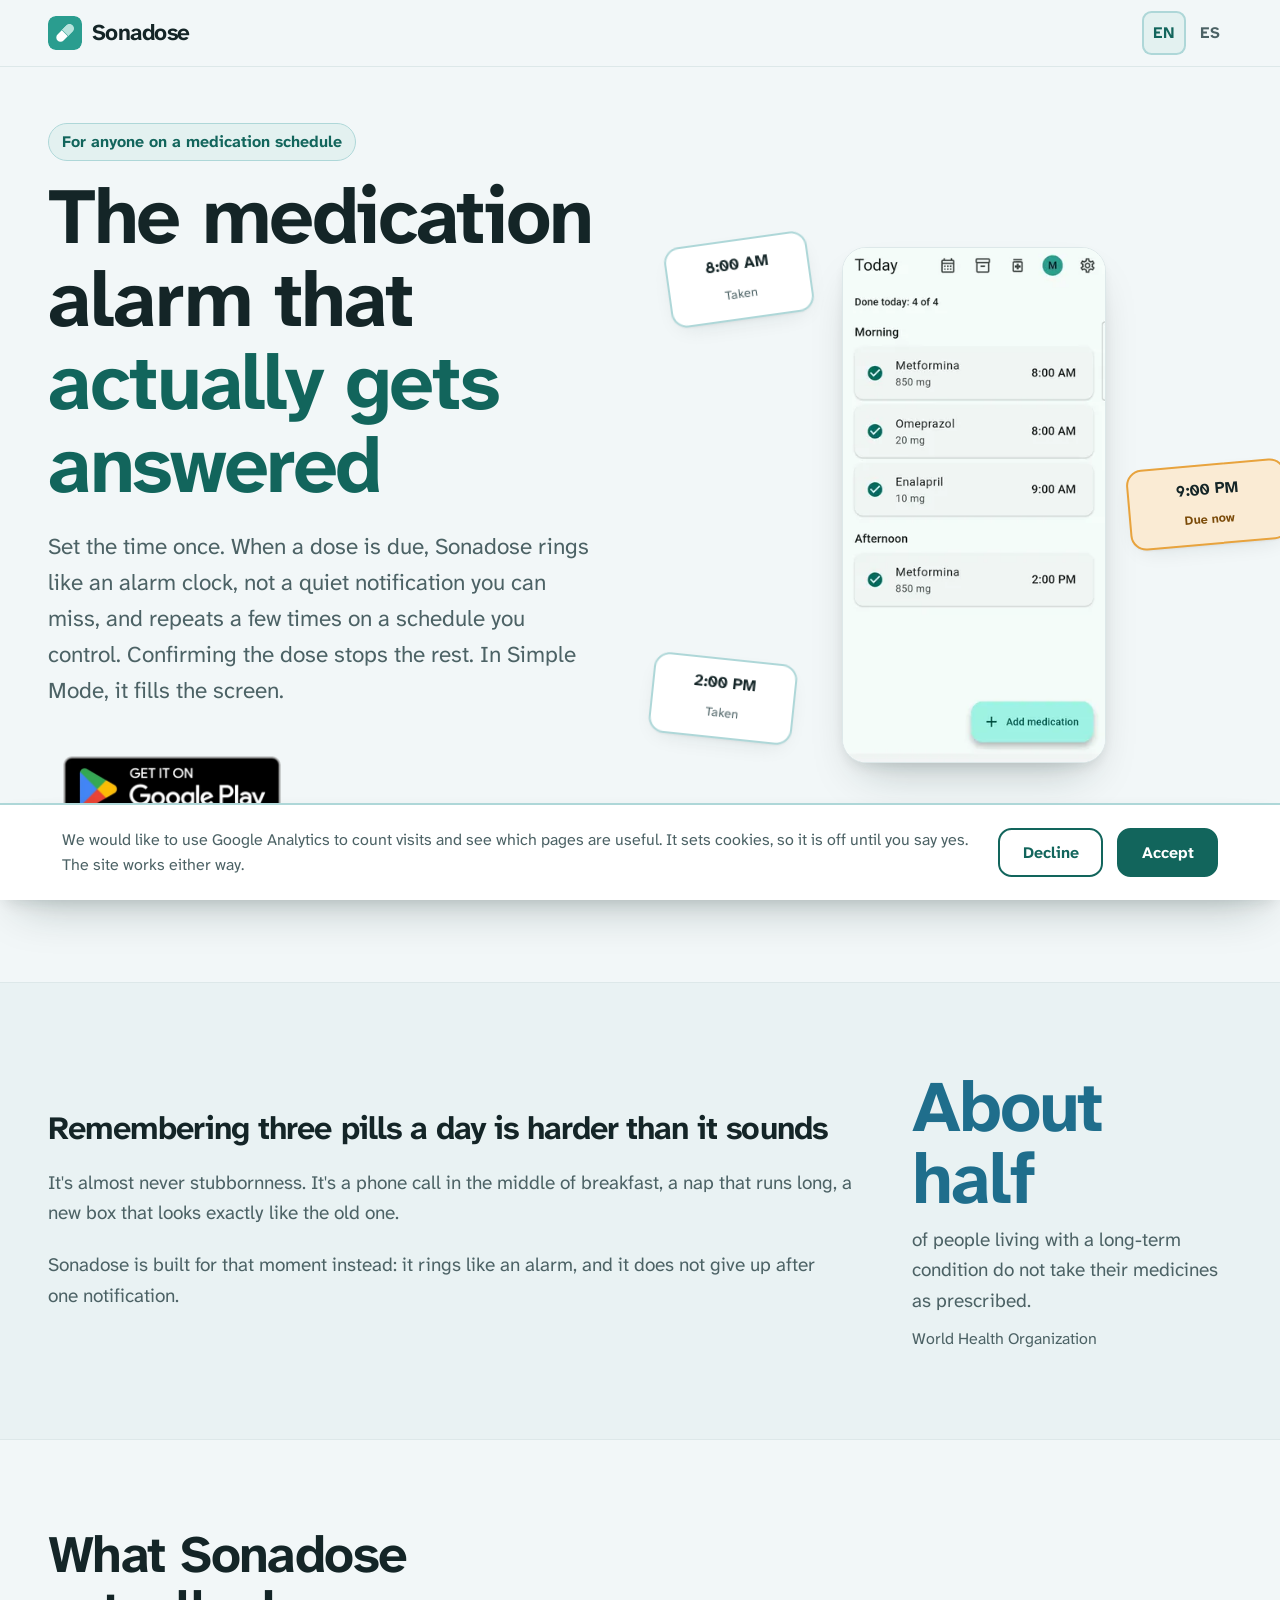
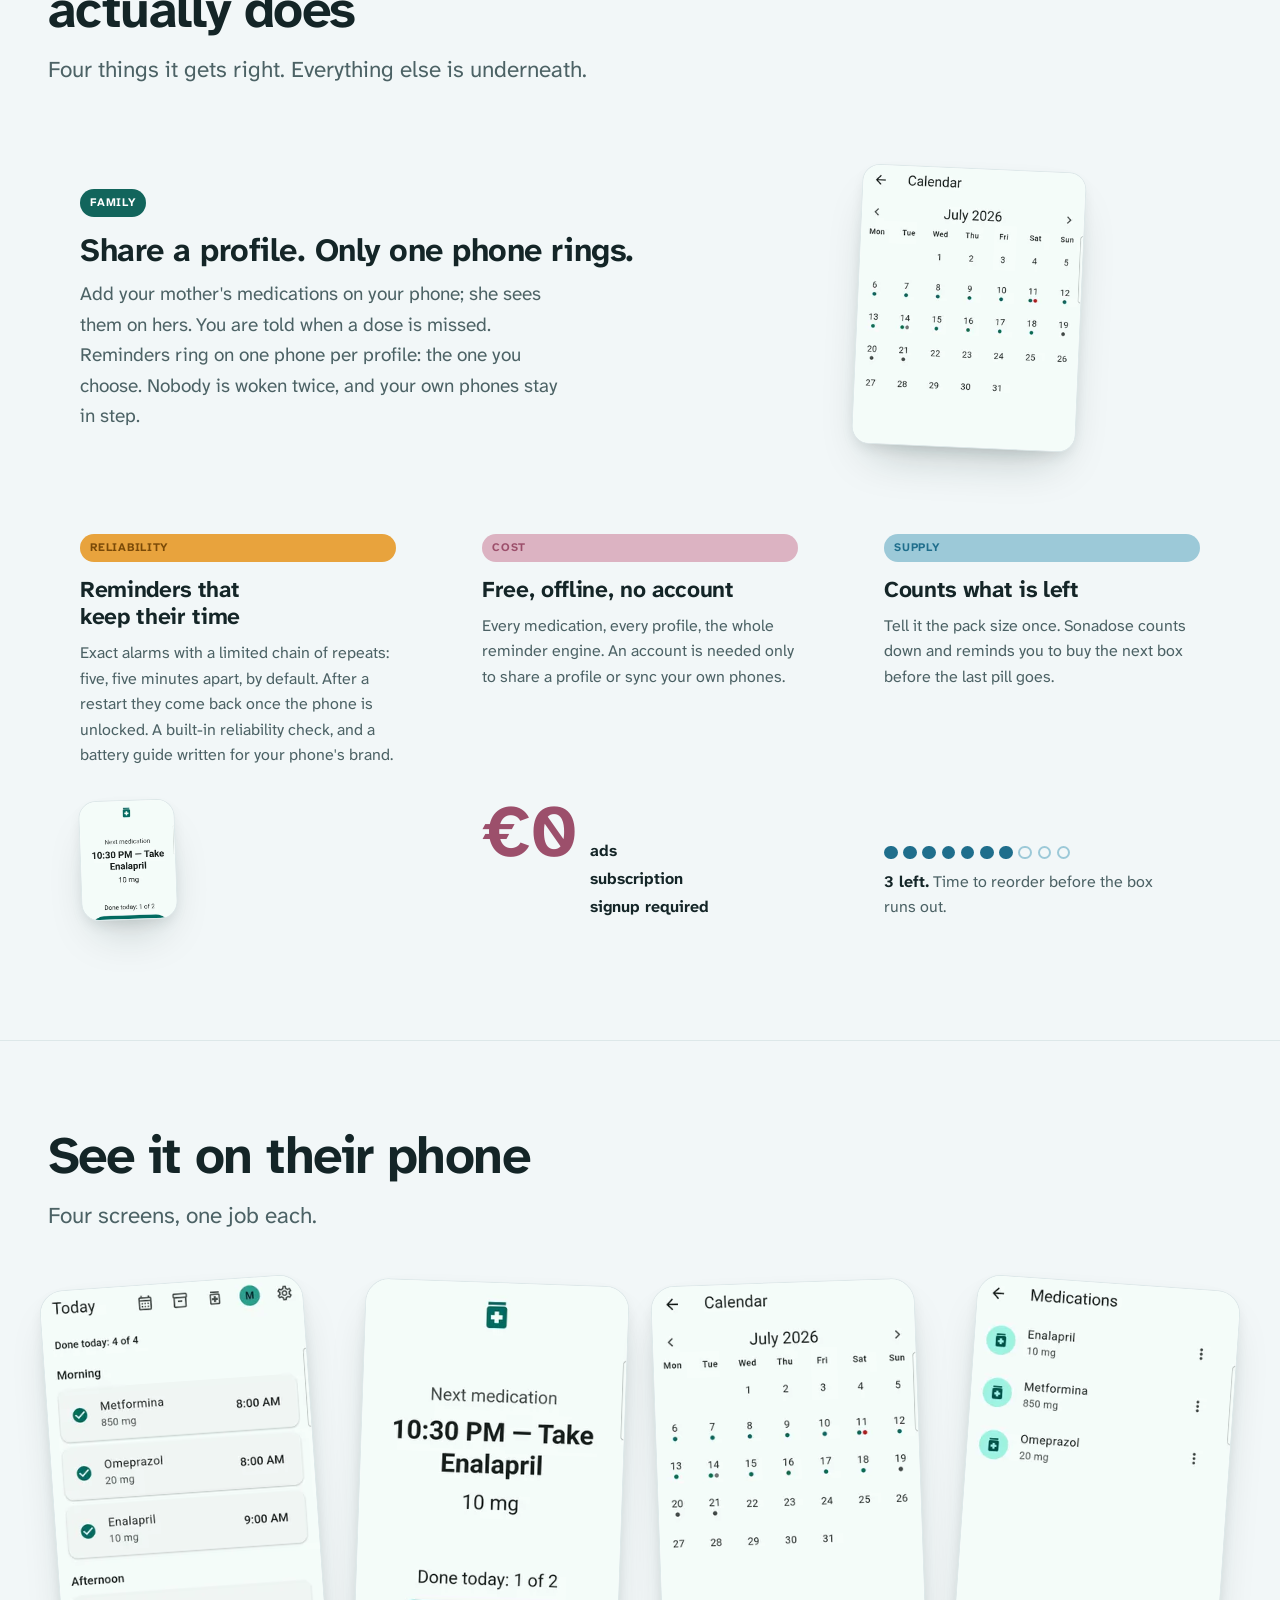
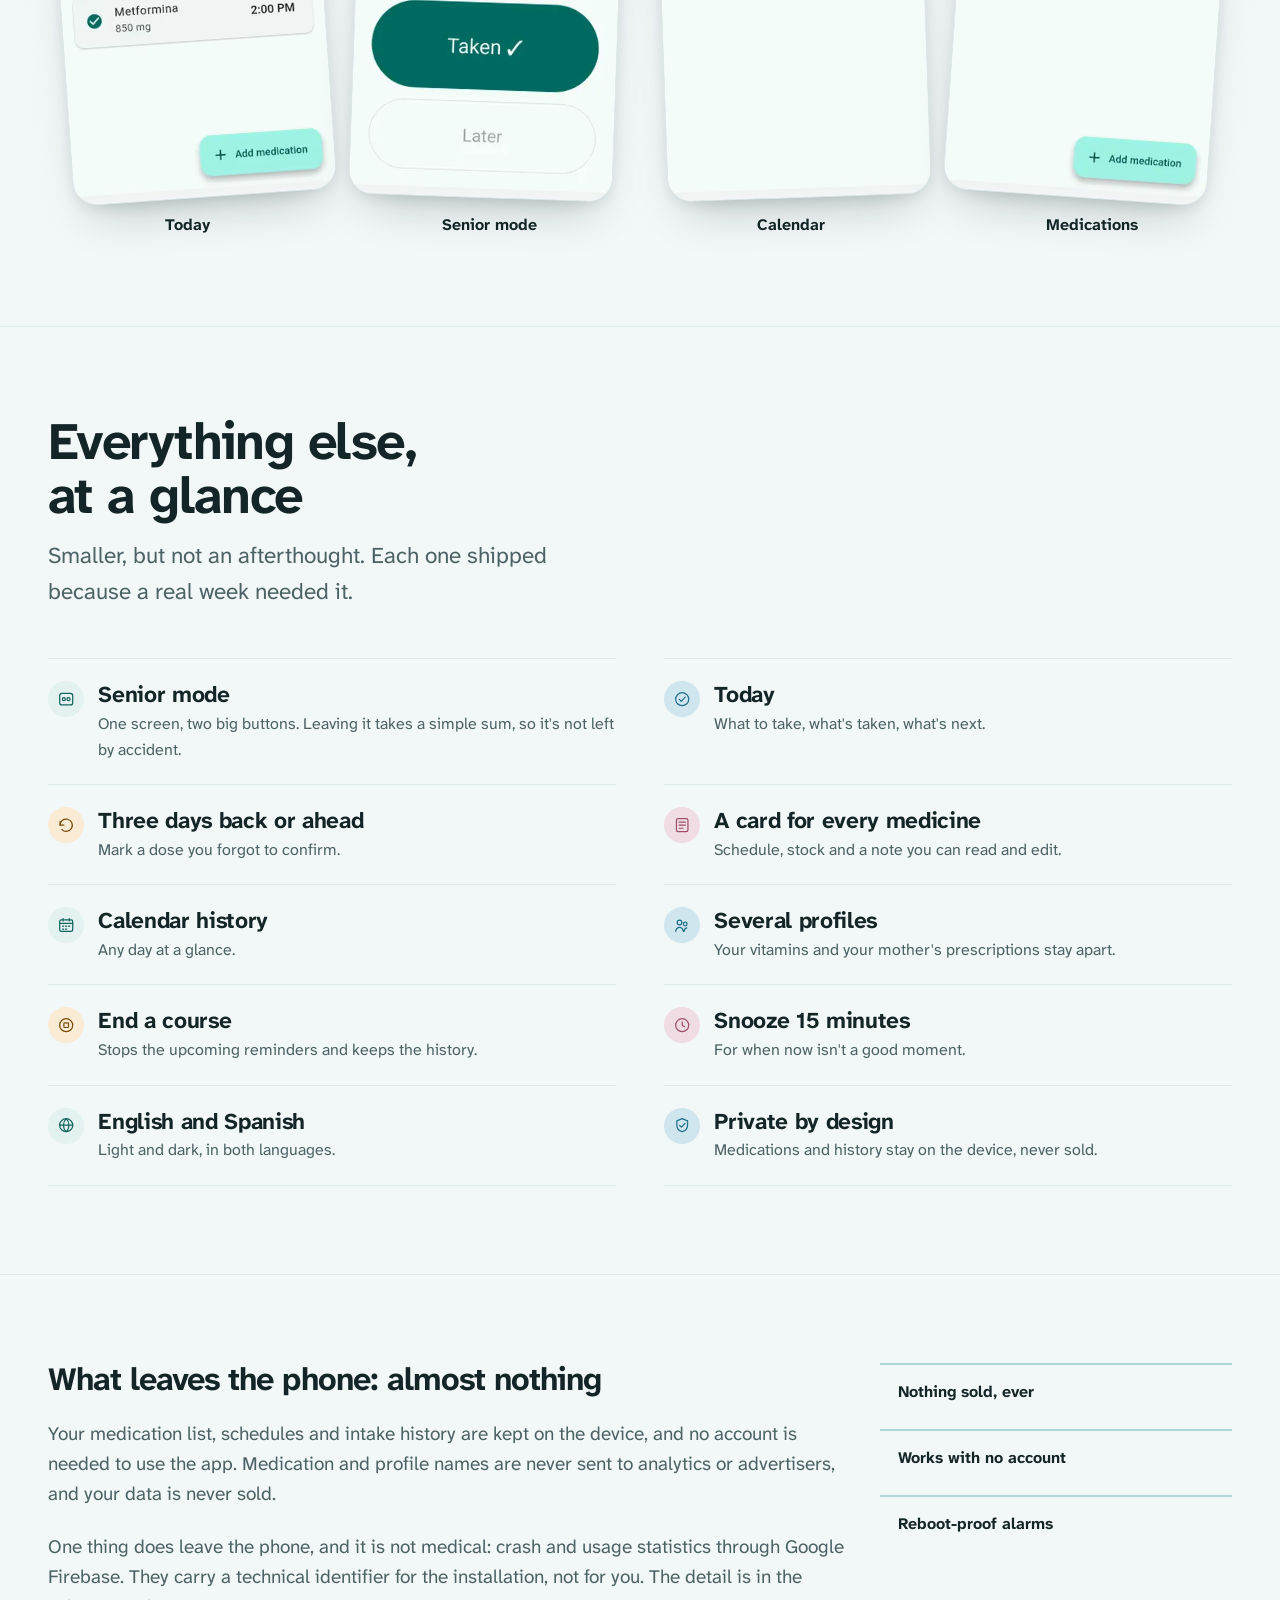
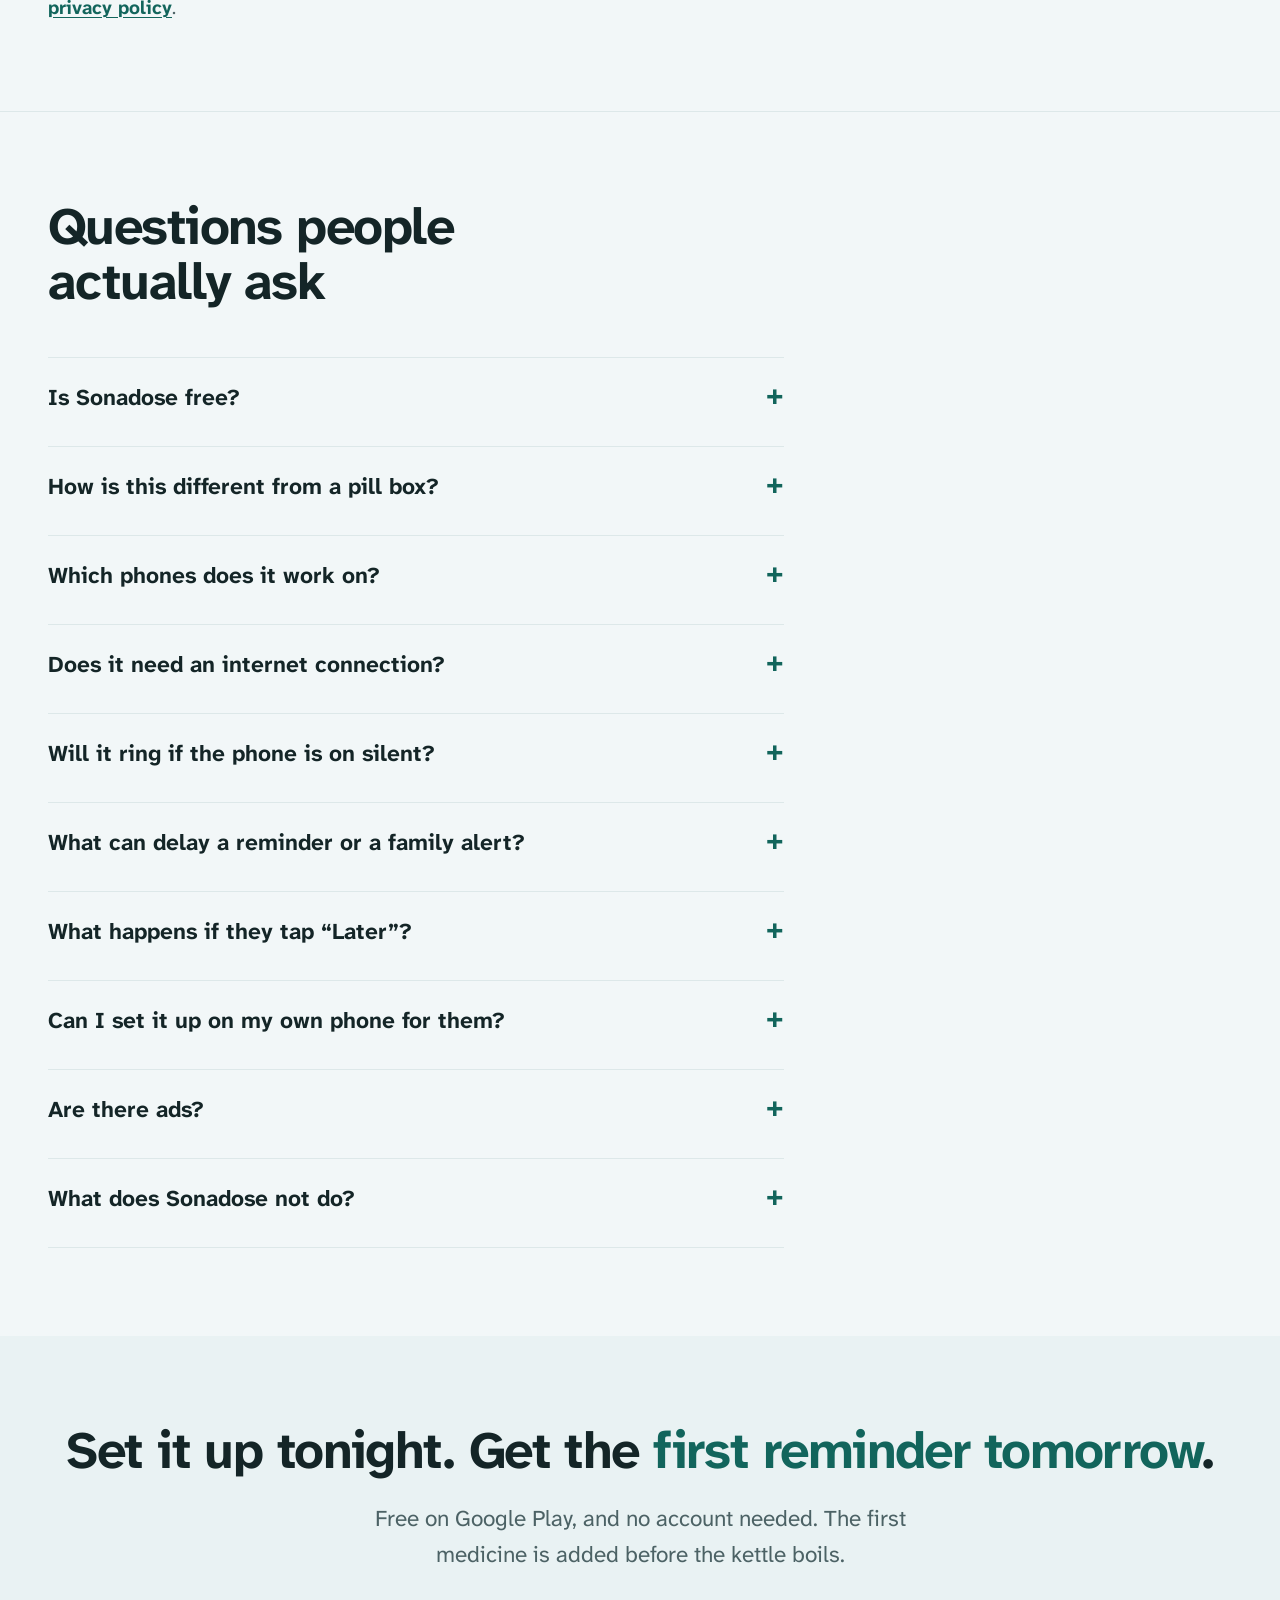
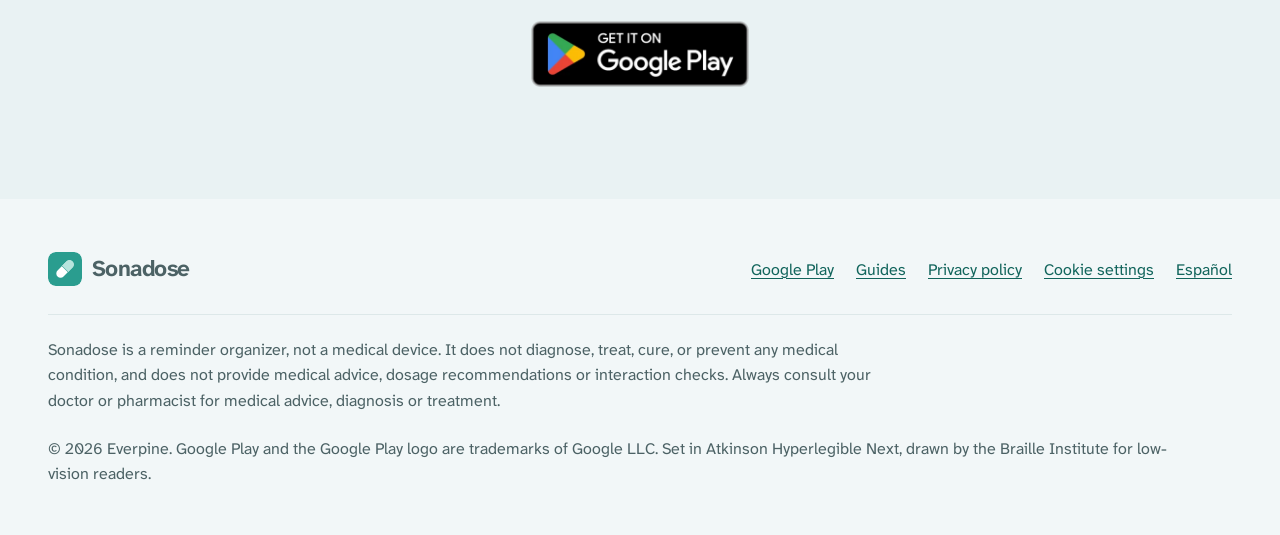
<file: index.html>
<!doctype html>
<html lang="en">
<head>
<meta charset="utf-8">
<meta name="viewport" content="width=device-width, initial-scale=1">
<title>Medication Alarm &amp; Reminder App, Free on Android</title>
<meta name="description" content="A free medication alarm: a reminder with an alarm sound and a few repeats, not a quiet notification. Big-text easy mode. No ads. Android 8.0+.">

<link rel="canonical" href="https://sonadose.com/">
<link rel="alternate" hreflang="en" href="https://sonadose.com/">
<link rel="alternate" hreflang="es" href="https://sonadose.com/es/">
<link rel="alternate" hreflang="x-default" href="https://sonadose.com/">

<meta property="og:type" content="website">
<meta property="og:site_name" content="Sonadose">
<meta property="og:locale" content="en">
<meta property="og:locale:alternate" content="es">
<meta property="og:url" content="https://sonadose.com/">
<meta property="og:title" content="Medication Alarm &amp; Reminder App, Free on Android">
<meta property="og:description" content="A free medication alarm that rings with an alarm sound at dose time and repeats a few times (five, five minutes apart, by default), not a quiet notification. Includes a simplified big-text, two-button mode for anyone who needs it. No ads, no subscription, Android 8.0 and up.">
<meta property="og:image" content="https://sonadose.com/img/og-en.jpg">
<meta property="og:image:width" content="1200">
<meta property="og:image:height" content="630">
<meta property="og:image:alt" content="Sonadose: a medication alarm that actually gets answered.">
<meta name="twitter:card" content="summary_large_image">

<link rel="icon" href="/img/mark.svg" type="image/svg+xml">
<link rel="apple-touch-icon" href="/img/apple-touch-icon.png">
<meta name="theme-color" content="#2a9d8f">

<link rel="preload" href="/fonts/atkinson-hyperlegible-next-latin.woff2" as="font" type="font/woff2" crossorigin>
<link rel="stylesheet" href="/css/site.css">

<script type="application/ld+json">
{
  "@context": "https://schema.org",
  "@type": "SoftwareApplication",
  "name": "Sonadose",
  "alternateName": "Sonadose - Pill Reminder",
  "description": "A medication alarm that rings with an alarm sound when a dose is due and repeats a limited number of times on a schedule you control, not a quiet notification. Includes a simplified two-button mode with a full-screen alarm for anyone who needs it, family profile sharing, exact alarms placed again after a restart, intake history, and stock tracking.",
  "applicationCategory": "HealthApplication",
  "applicationSubCategory": "Medication reminder",
  "operatingSystem": "Android 8.0 and up",
  "inLanguage": ["en", "es"],
  "url": "https://sonadose.com/",
  "installUrl": "https://play.google.com/store/apps/details?id=com.everpine.dosebuddy",
  "image": "https://sonadose.com/img/og-en.jpg",
  "screenshot": [
    "https://sonadose.com/img/screens/en-today-640.webp",
    "https://sonadose.com/img/screens/en-elder-640.webp",
    "https://sonadose.com/img/screens/en-calendar-640.webp"
  ],
  "author": { "@type": "Organization", "name": "Everpine" },
  "offers": {
    "@type": "Offer",
    "price": "0",
    "priceCurrency": "EUR",
    "availability": "https://schema.org/InStock"
  }
}
</script>
<script type="application/ld+json">
{
  "@context": "https://schema.org",
  "@type": "FAQPage",
  "mainEntity": [
    {
      "@type": "Question",
      "name": "Is Sonadose free?",
      "acceptedAnswer": { "@type": "Answer", "text": "Yes, and there is nothing to buy. There is no paid tier, no subscription and no advertising. Every profile, every medication, the full reminder engine, and family sharing with its alerts are all included. Nothing about the reminding is held back." }
    },
    {
      "@type": "Question",
      "name": "How is this different from a pill box?",
      "acceptedAnswer": { "@type": "Answer", "text": "A pill box organises the week, but it cannot remind anyone. Dispensers with a built-in alarm can, except they have to be bought and then carried around. Sonadose does the same job on the phone they already own: an alarm that rings and repeats, and a history you can look back at." }
    },
    {
      "@type": "Question",
      "name": "Which phones does it work on?",
      "acceptedAnswer": { "@type": "Answer", "text": "Android 8.0 (Oreo) and newer. There's no iPhone version. Reminder delivery is tested hardest on Samsung and Huawei, the brands most aggressive about shutting down background apps." }
    },
    {
      "@type": "Question",
      "name": "Does it need an internet connection?",
      "acceptedAnswer": { "@type": "Answer", "text": "No. The schedule, the reminders and the history all work offline, and no account is needed for any of it. A connection is used to install the app and, only if you switch it on, to share a profile with someone." }
    },
    {
      "@type": "Question",
      "name": "Will it ring if the phone is on silent?",
      "acceptedAnswer": { "@type": "Answer", "text": "Normally, yes. The reminder rings on the alarm channel, like an alarm clock, which silent mode normally leaves alone. Android asks for a couple of permissions the first time and the setup walks through them." }
    },
    {
      "@type": "Question",
      "name": "What can delay a reminder or a family alert?",
      "acceptedAnswer": { "@type": "Answer", "text": "Reminders are set on the phone itself and need no connection, but Android decides how strictly to treat apps in the background. Notification and alarm permissions and your phone's battery settings affect delivery; the reliability check and the battery guide in Settings walk through them. After a restart, reminders come back once the phone is unlocked for the first time. Alerts to family members travel over the internet, so they can arrive late, and when reminders move to another phone, both phones may keep them for a short while until they sync." }
    },
    {
      "@type": "Question",
      "name": "What happens if they tap “Later”?",
      "acceptedAnswer": { "@type": "Answer", "text": "Sonadose comes back in fifteen minutes and repeats twice more. Nothing is ever silently marked as taken, and Later stays available until the intake window closes." }
    },
    {
      "@type": "Question",
      "name": "Can I set it up on my own phone for them?",
      "acceptedAnswer": { "@type": "Answer", "text": "Yes. Plenty of people run Sonadose on their own phone as a personal reminder, or set up a parent's phone and hand it back. Without an account the schedule stays on the phone it was set up on. With one, it follows your own phones, and a parent can share their profile so you see the medicines and whether each dose was taken." }
    },
    {
      "@type": "Question",
      "name": "Are there ads?",
      "acceptedAnswer": { "@type": "Answer", "text": "No. There are no ads in Sonadose today, and there will never be one on a reminder, an alarm or the elder-mode screen." }
    },
    {
      "@type": "Question",
      "name": "What does Sonadose not do?",
      "acceptedAnswer": { "@type": "Answer", "text": "It doesn't give medical advice, suggest doses, or check whether two medicines interact. It's a reminder organizer. The medical questions belong with a doctor or pharmacist." }
    }
  ]
}
</script>
</head>
<body>
<a class="skip-link" href="#main">Skip to content</a>

<svg class="icon-sprite" width="0" height="0" aria-hidden="true">
  <defs>
    <symbol id="ic-senior" viewBox="0 0 24 24" fill="none" stroke="currentColor" stroke-width="1.6" stroke-linecap="round" stroke-linejoin="round"><rect x="3.5" y="4.5" width="17" height="15" rx="3"/><circle cx="9" cy="12" r="2"/><circle cx="15" cy="12" r="2"/></symbol>
    <symbol id="ic-today" viewBox="0 0 24 24" fill="none" stroke="currentColor" stroke-width="1.6" stroke-linecap="round" stroke-linejoin="round"><circle cx="12" cy="12" r="8.5"/><path d="M8.3 12.3 10.8 14.8 15.9 9.4"/></symbol>
    <symbol id="ic-history" viewBox="0 0 24 24" fill="none" stroke="currentColor" stroke-width="1.6" stroke-linecap="round" stroke-linejoin="round"><path d="M4 12a8 8 0 1 1 2.4 5.7"/><path d="M4 12V7M4 12H9"/></symbol>
    <symbol id="ic-card" viewBox="0 0 24 24" fill="none" stroke="currentColor" stroke-width="1.6" stroke-linecap="round" stroke-linejoin="round"><rect x="4.5" y="3.5" width="15" height="17" rx="2.2"/><path d="M8 8h8M8 12h8M8 16h5"/></symbol>
    <symbol id="ic-calendar" viewBox="0 0 24 24" fill="none" stroke="currentColor" stroke-width="1.6" stroke-linecap="round" stroke-linejoin="round"><rect x="3.5" y="5" width="17" height="15" rx="2.2"/><path d="M3.5 9.5h17M8 3.5v3M16 3.5v3"/><path d="M7.2 13.2h1.6M11.2 13.2h1.6M15.2 13.2h1.6M7.2 17h1.6M11.2 17h1.6"/></symbol>
    <symbol id="ic-profiles" viewBox="0 0 24 24" fill="none" stroke="currentColor" stroke-width="1.6" stroke-linecap="round" stroke-linejoin="round"><circle cx="8.5" cy="8.5" r="3"/><circle cx="16" cy="10.5" r="2.4"/><path d="M3.5 20c.5-3.4 2.6-5.3 5-5.3s4.5 1.9 5 5.3M14.4 20c.4-2.6 1.9-4.2 3.6-4.6"/></symbol>
    <symbol id="ic-stop" viewBox="0 0 24 24" fill="none" stroke="currentColor" stroke-width="1.6" stroke-linecap="round" stroke-linejoin="round"><circle cx="12" cy="12" r="8.5"/><rect x="9" y="9" width="6" height="6" rx="1"/></symbol>
    <symbol id="ic-clock" viewBox="0 0 24 24" fill="none" stroke="currentColor" stroke-width="1.6" stroke-linecap="round" stroke-linejoin="round"><circle cx="12" cy="12" r="8.5"/><path d="M12 7.5V12l3.2 2"/></symbol>
    <symbol id="ic-globe" viewBox="0 0 24 24" fill="none" stroke="currentColor" stroke-width="1.6" stroke-linecap="round" stroke-linejoin="round"><circle cx="12" cy="12" r="8.5"/><path d="M3.5 12h17M12 3.5c2.4 2.3 3.6 5.3 3.6 8.5s-1.2 6.2-3.6 8.5c-2.4-2.3-3.6-5.3-3.6-8.5S9.6 5.8 12 3.5Z"/></symbol>
    <symbol id="ic-shield" viewBox="0 0 24 24" fill="none" stroke="currentColor" stroke-width="1.6" stroke-linecap="round" stroke-linejoin="round"><path d="M12 3.5 19 6.3v5.4c0 4.6-3 7.7-7 8.8-4-1.1-7-4.2-7-8.8V6.3Z"/><path d="M8.6 12.2 11 14.6 15.6 9.8"/></symbol>
  </defs>
</svg>

<!-- Shown only to Spanish-speaking visitors, and only as an offer, never a
     redirect. Both versions stay crawlable and reachable from the header. -->
<div class="lang-hint" id="lang-hint" data-lang="es" hidden>
  <span lang="es">Esta página también está en español.</span>
  <a href="/es/" hreflang="es" lang="es">Ver en español</a>
  <button class="btn" type="button" data-hint-close lang="es">No, gracias</button>
</div>
<script>
  /* Decided while the parser is still here, before the first paint. Revealing
     this bar from a deferred script instead would push the whole page down
     after paint and cost ~0.11 CLS. */
  (function () {
    var e = document.getElementById("lang-hint");
    try { if (sessionStorage.getItem("dosebuddy-lang-hint") === "1") return; } catch (x) {}
    if ((navigator.language || "").toLowerCase().slice(0, 2) === e.dataset.lang) e.hidden = false;
  })();
</script>

<header class="site-header">
  <div class="wrap">
    <a class="brand" href="/">
      <img src="/img/mark.svg" alt="" width="34" height="34">
      <span>Sonadose</span>
    </a>
    <nav class="lang-switch" aria-label="Language">
      <span aria-current="true" lang="en">EN</span>
      <a href="/es/" hreflang="es" lang="es"><span class="visually-hidden">Ver esta página en </span>ES</a>
    </nav>
  </div>
</header>

<main id="main">

  <!-- 1. Hero -->
  <section class="hero">
    <div class="wrap hero__grid">
      <div>
        <p class="eyebrow hero-in-1">For anyone on a medication schedule</p>
        <h1 class="hero-in-2">The medication alarm that <span class="accent-word">actually gets answered</span></h1>
        <p class="hero__lead hero-in-3">
          Set the time once. When a dose is due, Sonadose rings like an alarm
          clock, not a quiet notification you can miss, and repeats a few times on
          a schedule you control. Confirming the dose stops the rest. In Simple
          Mode, it fills the screen.
        </p>

        <div class="hero__cta hero-in-4">
          <a class="play-badge" href="https://play.google.com/store/apps/details?id=com.everpine.dosebuddy&referrer=utm_source%3Dsonadose.com%26utm_medium%3Dwebsite%26utm_campaign%3Dlanding_en%26utm_content%3Dhero" rel="noopener">
            <img src="/img/badges/en.webp" alt="Get Sonadose on Google Play" width="512" height="198">
          </a>
          <p class="cta-note">Free · No ads · No subscription · Android 8.0 and up · English &amp; Spanish</p>
        </div>
      </div>

      <div class="hero__visual">
        <figure class="phone hero-in-phone">
          <img src="/img/screens/en-today-640.webp"
               srcset="/img/screens/en-today-320.webp 320w, /img/screens/en-today-640.webp 640w"
               sizes="280px"
               width="640" height="1256" fetchpriority="high" decoding="async"
               alt="The Sonadose Today screen listing the morning and afternoon medicines with the time each one is due and a tick beside the ones already taken.">
        </figure>
        <ul class="pchips" aria-hidden="true">
          <li class="pchip"><strong>8:00 AM</strong><span>Taken</span></li>
          <li class="pchip"><strong>2:00 PM</strong><span>Taken</span></li>
          <li class="pchip pchip--next"><strong>9:00 PM</strong><span>Due now</span></li>
        </ul>
      </div>
    </div>
  </section>

  <!-- 2. The problem -->
  <section class="stat-band">
    <div class="wrap">
      <div class="stack">
        <h2>Remembering three pills a day is harder than it sounds</h2>
        <p>
          It's almost never stubbornness. It's a phone call in the middle of
          breakfast, a nap that runs long, a new box that looks exactly like the
          old one.
        </p>
        <p>
          Sonadose is built for that moment instead: it rings like an alarm, and
          it does not give up after one notification.
        </p>
      </div>
      <div class="stat-card">
        <b>About half</b>
        <p>of people living with a long-term condition do not take their medicines as prescribed.</p>
        <cite>World Health Organization</cite>
      </div>
    </div>
  </section>

  <!-- 3. Core features -->
  <section class="section">
    <div class="wrap">
      <div class="section__head">
        <h2>What Sonadose actually does</h2>
        <p>Four things it gets right. Everything else is underneath.</p>
      </div>

      <div class="features">
        <article class="feature feature--lead">
          <div>
            <span class="tag tag--teal">Family</span>
            <h3>Share a profile. Only one phone rings.</h3>
            <p>Add your mother's medications on your phone; she sees them on hers. You are told when a dose is missed. Reminders ring on one phone per profile: the one you choose. Nobody is woken twice, and your own phones stay in step.</p>
          </div>
          <div class="crop-window">
            <img src="/img/screens/en-calendar-640.webp"
                 srcset="/img/screens/en-calendar-320.webp 320w, /img/screens/en-calendar-640.webp 640w"
                 sizes="224px"
                 width="640" height="1256" loading="lazy" decoding="async"
                 alt="The Sonadose calendar for July 2026, most days marked with a confirmed dose and one marked with a missed dose.">
          </div>
        </article>

        <div class="features__rest">
          <article class="feature">
            <span class="tag tag--amber">Reliability</span>
            <h3>Reminders that keep their time</h3>
            <p>Exact alarms with a limited chain of repeats: five, five minutes apart, by default. After a restart they come back once the phone is unlocked. A built-in reliability check, and a battery guide written for your phone's brand.</p>
            <div class="feature__media">
              <div class="crop-window crop-window--small">
                <img src="/img/screens/en-elder-640.webp"
                     srcset="/img/screens/en-elder-320.webp 320w, /img/screens/en-elder-640.webp 640w"
                     sizes="200px"
                     width="640" height="1256" loading="lazy" decoding="async"
                     alt="Sonadose in Simple Mode: a full-screen alarm showing the next medication, its time, and a large Taken button.">
              </div>
            </div>
          </article>

          <article class="feature">
            <span class="tag tag--rose">Cost</span>
            <h3>Free, offline, no account</h3>
            <p>Every medication, every profile, the whole reminder engine. An account is needed only to share a profile or sync your own phones.</p>
            <div class="feature__media">
              <div class="zero-stat">
                <span class="zero-stat__num">&euro;0</span>
                <ul class="zero-stat__list"><li>ads</li><li>subscription</li><li>signup required</li></ul>
              </div>
            </div>
          </article>

          <article class="feature">
            <span class="tag tag--blue">Supply</span>
            <h3>Counts what is left</h3>
            <p>Tell it the pack size once. Sonadose counts down and reminds you to buy the next box before the last pill goes.</p>
            <div class="feature__media">
              <div class="stock-gauge">
                <div class="stock-gauge__dots" aria-hidden="true">
                  <span></span><span></span><span></span><span></span><span></span>
                  <span></span><span></span><span class="is-low"></span><span class="is-low"></span><span class="is-low"></span>
                </div>
                <p class="stock-gauge__note"><strong>3 left.</strong> Time to reorder before the box runs out.</p>
              </div>
            </div>
          </article>
        </div>
      </div>
    </div>
  </section>

  <!-- 4. Gallery -->
  <section class="section">
    <div class="wrap">
      <div class="section__head">
        <h2>See it on their phone</h2>
        <p>Four screens, one job each.</p>
      </div>
      <ul class="gallery">
        <li class="gallery__item">
          <figure class="phone">
            <img src="/img/screens/en-today-640.webp"
                 srcset="/img/screens/en-today-320.webp 320w, /img/screens/en-today-640.webp 640w"
                 sizes="200px" width="640" height="1256" loading="lazy" decoding="async"
                 alt="The Sonadose Today screen listing the morning and afternoon medicines with a tick beside the ones already taken.">
          </figure>
          <figcaption>Today</figcaption>
        </li>
        <li class="gallery__item">
          <figure class="phone">
            <img src="/img/screens/en-elder-640.webp"
                 srcset="/img/screens/en-elder-320.webp 320w, /img/screens/en-elder-640.webp 640w"
                 sizes="200px" width="640" height="1256" loading="lazy" decoding="async"
                 alt="Sonadose elder mode: one medicine shown in very large text with the dose time, a photo of the package, and two full-width buttons labelled Take and Later.">
          </figure>
          <figcaption>Senior mode</figcaption>
        </li>
        <li class="gallery__item">
          <figure class="phone">
            <img src="/img/screens/en-calendar-640.webp"
                 srcset="/img/screens/en-calendar-320.webp 320w, /img/screens/en-calendar-640.webp 640w"
                 sizes="200px" width="640" height="1256" loading="lazy" decoding="async"
                 alt="The Sonadose calendar for July 2026, with each day marked according to whether every dose was confirmed.">
          </figure>
          <figcaption>Calendar</figcaption>
        </li>
        <li class="gallery__item">
          <figure class="phone">
            <img src="/img/screens/en-medications-640.webp"
                 srcset="/img/screens/en-medications-320.webp 320w, /img/screens/en-medications-640.webp 640w"
                 sizes="200px" width="640" height="1256" loading="lazy" decoding="async"
                 alt="The Sonadose medications list, showing each medicine with its dose, schedule and how many pills are left in the pack.">
          </figure>
          <figcaption>Medications</figcaption>
        </li>
      </ul>
    </div>
  </section>

  <!-- 5. Everything else -->
  <section class="section">
    <div class="wrap">
      <div class="section__head">
        <h2>Everything else, at a glance</h2>
        <p>Smaller, but not an afterthought. Each one shipped because a real week needed it.</p>
      </div>
      <div class="index-list">
        <div class="index-row"><span class="index-row__icon-wrap index-row__icon-wrap--teal"><svg class="index-row__icon"><use href="#ic-senior"></use></svg></span><div><h3>Senior mode</h3><p>One screen, two big buttons. Leaving it takes a simple sum, so it's not left by accident.</p></div></div>
        <div class="index-row"><span class="index-row__icon-wrap index-row__icon-wrap--blue"><svg class="index-row__icon"><use href="#ic-today"></use></svg></span><div><h3>Today</h3><p>What to take, what's taken, what's next.</p></div></div>
        <div class="index-row"><span class="index-row__icon-wrap index-row__icon-wrap--amber"><svg class="index-row__icon"><use href="#ic-history"></use></svg></span><div><h3>Three days back or ahead</h3><p>Mark a dose you forgot to confirm.</p></div></div>
        <div class="index-row"><span class="index-row__icon-wrap index-row__icon-wrap--rose"><svg class="index-row__icon"><use href="#ic-card"></use></svg></span><div><h3>A card for every medicine</h3><p>Schedule, stock and a note you can read and edit.</p></div></div>
        <div class="index-row"><span class="index-row__icon-wrap index-row__icon-wrap--teal"><svg class="index-row__icon"><use href="#ic-calendar"></use></svg></span><div><h3>Calendar history</h3><p>Any day at a glance.</p></div></div>
        <div class="index-row"><span class="index-row__icon-wrap index-row__icon-wrap--blue"><svg class="index-row__icon"><use href="#ic-profiles"></use></svg></span><div><h3>Several profiles</h3><p>Your vitamins and your mother's prescriptions stay apart.</p></div></div>
        <div class="index-row"><span class="index-row__icon-wrap index-row__icon-wrap--amber"><svg class="index-row__icon"><use href="#ic-stop"></use></svg></span><div><h3>End a course</h3><p>Stops the upcoming reminders and keeps the history.</p></div></div>
        <div class="index-row"><span class="index-row__icon-wrap index-row__icon-wrap--rose"><svg class="index-row__icon"><use href="#ic-clock"></use></svg></span><div><h3>Snooze 15 minutes</h3><p>For when now isn't a good moment.</p></div></div>
        <div class="index-row"><span class="index-row__icon-wrap index-row__icon-wrap--teal"><svg class="index-row__icon"><use href="#ic-globe"></use></svg></span><div><h3>English and Spanish</h3><p>Light and dark, in both languages.</p></div></div>
        <div class="index-row"><span class="index-row__icon-wrap index-row__icon-wrap--blue"><svg class="index-row__icon"><use href="#ic-shield"></use></svg></span><div><h3>Private by design</h3><p>Medications and history stay on the device, never sold.</p></div></div>
      </div>
    </div>
  </section>

  <!-- 6. Trust -->
  <section class="section">
    <div class="wrap trust">
      <div class="stack">
        <h2>What leaves the phone: almost nothing</h2>
        <p>Your medication list, schedules and intake history are kept on the device, and no account is needed to use the app. Medication and profile names are never sent to analytics or advertisers, and your data is never sold.</p>
        <p>One thing does leave the phone, and it is not medical: crash and usage statistics through Google Firebase. They carry a technical identifier for the installation, not for you. The detail is in the <a href="https://lepiloff.github.io/dosebuddy-legal/privacy.html" rel="noopener">privacy policy</a>.</p>
      </div>
      <div class="trust-badges">
        <div class="trust-badge">Nothing sold, ever</div>
        <div class="trust-badge">Works with no account</div>
        <div class="trust-badge">Reboot-proof alarms</div>
      </div>
    </div>
  </section>

  <!-- 7. FAQ -->
  <section class="section" id="faq">
    <div class="wrap">
      <div class="section__head">
        <h2>Questions people actually ask</h2>
      </div>

      <div class="faq">
        <details name="faq">
          <summary>Is Sonadose free?</summary>
          <div class="faq__body">
            <p>
              Yes, and there is nothing to buy. There is no paid tier, no
              subscription and no advertising. Every profile, every medication,
              the full reminder engine, and family sharing with its alerts are
              all included. Nothing about the reminding is held back.
            </p>
          </div>
        </details>

        <details name="faq">
          <summary>How is this different from a pill box?</summary>
          <div class="faq__body">
            <p>
              A pill box organises the week, but it cannot remind anyone.
              Dispensers with a built-in alarm can, except they have to be bought
              and then carried around.
            </p>
            <p>
              Sonadose does the same job on the phone they already own: an alarm
              that rings and repeats, and a history you can look back at.
            </p>
          </div>
        </details>

        <details name="faq">
          <summary>Which phones does it work on?</summary>
          <div class="faq__body">
            <p>
              Android 8.0 (Oreo) and newer. There's no iPhone version. Reminder
              delivery is tested hardest on Samsung and Huawei, the brands most
              aggressive about shutting down background apps.
            </p>
          </div>
        </details>

        <details name="faq">
          <summary>Does it need an internet connection?</summary>
          <div class="faq__body">
            <p>
              No. The schedule, the reminders and the history all work offline, and
              no account is needed for any of it. A connection is used to install the
              app and, only if you switch it on, to share a profile with
              someone.
            </p>
          </div>
        </details>

        <details name="faq">
          <summary>Will it ring if the phone is on silent?</summary>
          <div class="faq__body">
            <p>
              Normally, yes. The reminder rings on the alarm channel, like an alarm
              clock, which silent mode normally leaves alone.
            </p>
            <p>
              Android asks for a couple of permissions the first time (exact alarms and
              full-screen notifications), and the setup walks through them one at
              a time.
            </p>
          </div>
        </details>

        <details name="faq">
          <summary>What can delay a reminder or a family alert?</summary>
          <div class="faq__body">
            <p>
              Reminders are set on the phone itself and need no connection, but Android decides how strictly to treat apps in the background. Notification and alarm permissions and your phone's battery settings affect delivery; the reliability check and the battery guide in Settings walk through them.
            </p>
            <p>
              After a restart, reminders come back once the phone is unlocked for the first time.
            </p>
            <p>
              Alerts to family members travel over the internet, so they can arrive late, and when reminders move to another phone, both phones may keep them for a short while until they sync.
            </p>
          </div>
        </details>

        <details name="faq">
          <summary>What happens if they tap “Later”?</summary>
          <div class="faq__body">
            <p>
              Sonadose comes back in fifteen minutes and repeats twice more.
              Nothing is ever silently marked as taken, and Later stays available
              until the intake window closes.
            </p>
          </div>
        </details>

        <details name="faq">
          <summary>Can I set it up on my own phone for them?</summary>
          <div class="faq__body">
            <p>
              Yes. Plenty of people run Sonadose on their own phone as a personal
              reminder, or set up a parent's phone and hand it back.
            </p>
            <p>
              Without an account the schedule stays on the phone it was set up on.
              With one, it follows your own phones, and a parent can share their
              profile so you see the medicines and whether each dose was taken.
            </p>
          </div>
        </details>

        <details name="faq">
          <summary>Are there ads?</summary>
          <div class="faq__body">
            <p>
              No. There are no ads in Sonadose today, and there will never be one
              on a reminder, an alarm or the elder-mode screen.
            </p>
          </div>
        </details>

        <details name="faq">
          <summary>What does Sonadose not do?</summary>
          <div class="faq__body">
            <p>
              It doesn't give medical advice, suggest doses, or check whether two
              medicines interact. It's a reminder organizer. The medical questions
              belong with a doctor or a pharmacist.
            </p>
          </div>
        </details>
      </div>
    </div>
  </section>

  <!-- 8. Closing CTA -->
  <section class="closing">
    <div class="wrap">
      <h2>Set it up tonight. Get the <span class="accent-word">first reminder tomorrow</span>.</h2>
      <p>
        Free on Google Play, and no account needed. The first medicine is added
        before the kettle boils.
      </p>
      <a class="play-badge" href="https://play.google.com/store/apps/details?id=com.everpine.dosebuddy&referrer=utm_source%3Dsonadose.com%26utm_medium%3Dwebsite%26utm_campaign%3Dlanding_en%26utm_content%3Dcta" rel="noopener">
        <img src="/img/badges/en.webp" alt="Get Sonadose on Google Play" width="512" height="198" loading="lazy">
      </a>
    </div>
  </section>

</main>

<footer class="site-footer">
  <div class="wrap">
    <div class="site-footer__top">
      <a class="brand" href="/">
        <img src="/img/mark.svg" alt="" width="34" height="34">
        <span>Sonadose</span>
      </a>
      <nav aria-label="Footer">
        <ul>
          <li><a href="https://play.google.com/store/apps/details?id=com.everpine.dosebuddy&referrer=utm_source%3Dsonadose.com%26utm_medium%3Dwebsite%26utm_campaign%3Dlanding_en%26utm_content%3Dfooter" rel="noopener">Google Play</a></li>
          <li><a href="/guides/">Guides</a></li>
          <li><a href="https://lepiloff.github.io/dosebuddy-legal/privacy.html" rel="noopener">Privacy policy</a></li>
          <li><a href="#consent" data-consent-reopen>Cookie settings</a></li>
          <li><a href="/es/" hreflang="es" lang="es">Español</a></li>
        </ul>
      </nav>
    </div>
    <p class="disclaimer">
      Sonadose is a reminder organizer, not a medical device. It does not diagnose,
      treat, cure, or prevent any medical condition, and does not provide medical
      advice, dosage recommendations or interaction checks. Always consult your
      doctor or pharmacist for medical advice, diagnosis or treatment.
    </p>
    <p class="colophon">
      © 2026 Everpine. Google Play and the Google Play logo are trademarks of
      Google LLC. Set in Atkinson Hyperlegible Next, drawn by the Braille Institute
      for low-vision readers.
    </p>
  </div>
</footer>

<!-- Consent gate: no analytics script exists on the page until this is accepted. -->
<aside class="consent" id="consent" hidden aria-label="Cookie consent">
  <div class="wrap consent__inner">
    <p id="consent-text">
      We would like to use Google Analytics to count visits and see which pages are
      useful. It sets cookies, so it is off until you say yes. The site works either way.
    </p>
    <div class="consent__actions">
      <button class="btn" type="button" data-consent="denied">Decline</button>
      <button class="btn btn--solid" type="button" data-consent="granted">Accept</button>
    </div>
  </div>
</aside>

<script src="/js/consent.js" defer></script>
<script src="/js/ui.js" defer></script>
</body>
</html>
</file>
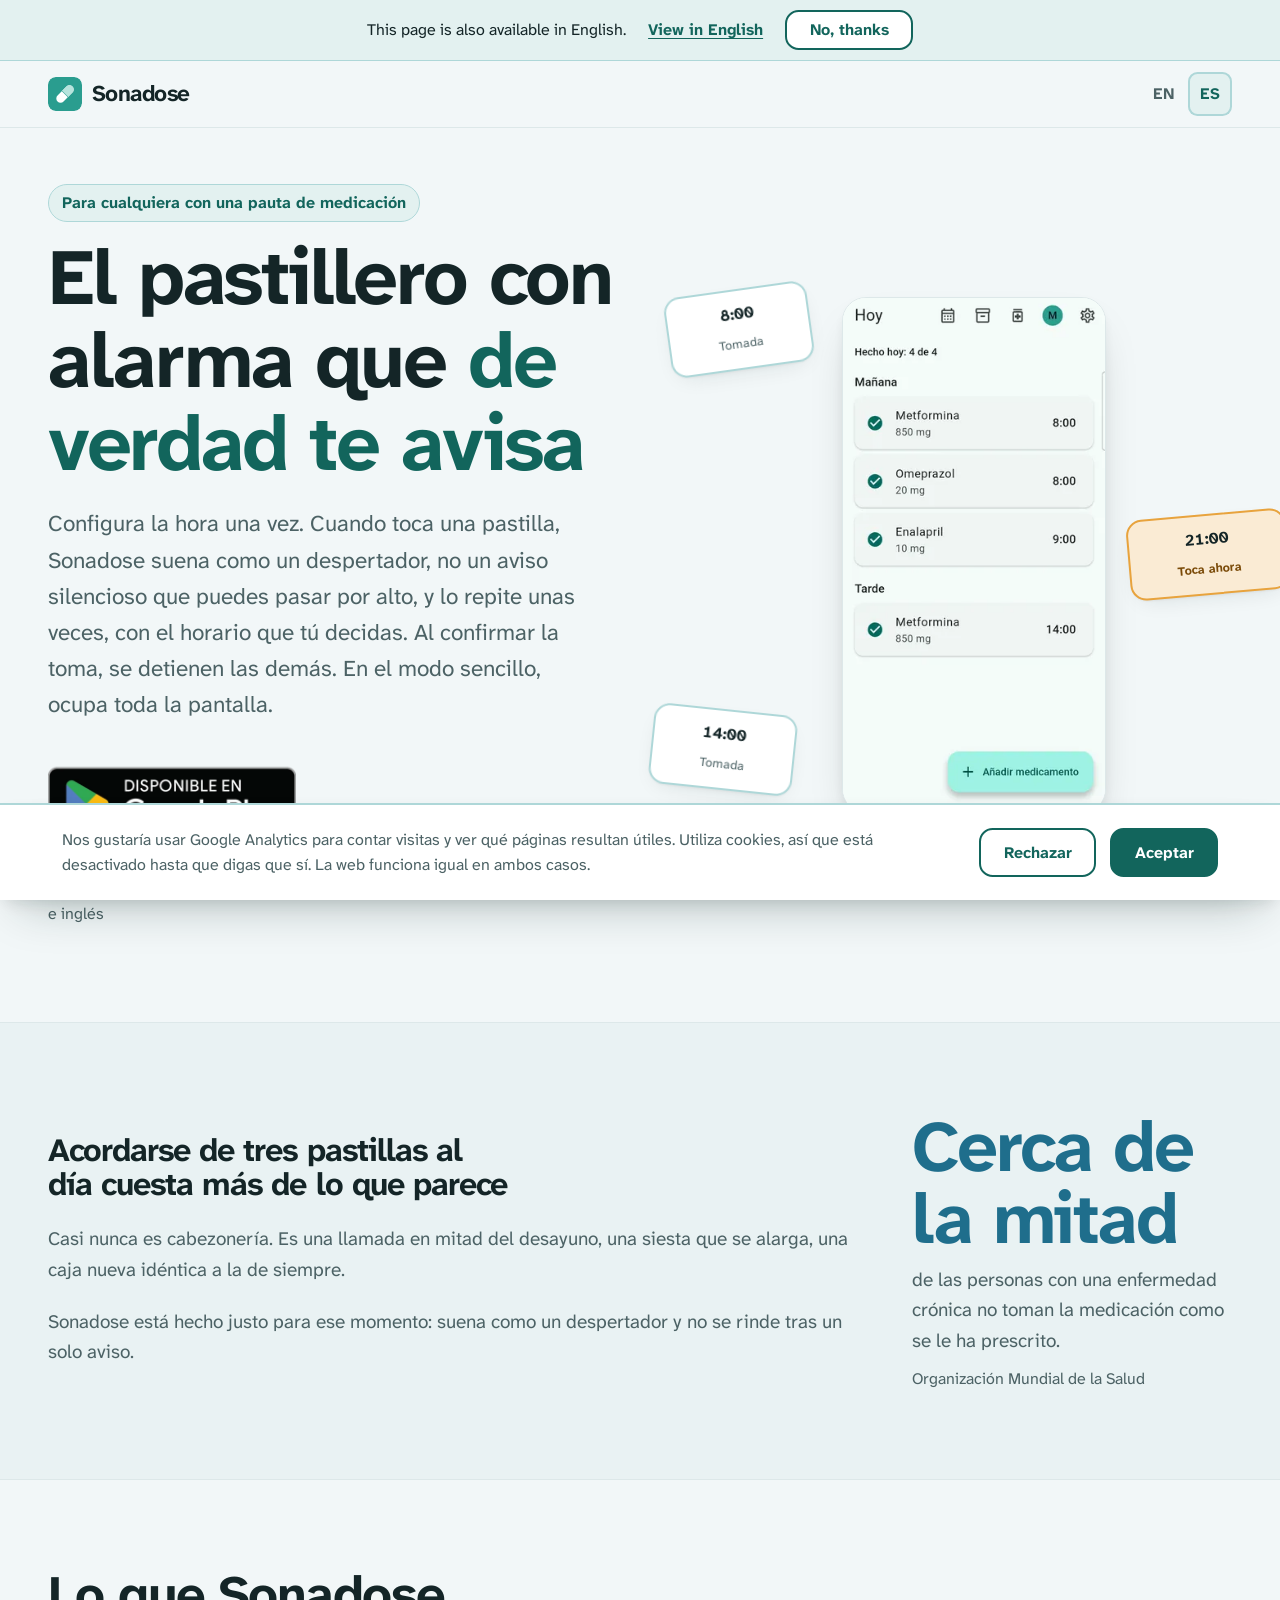
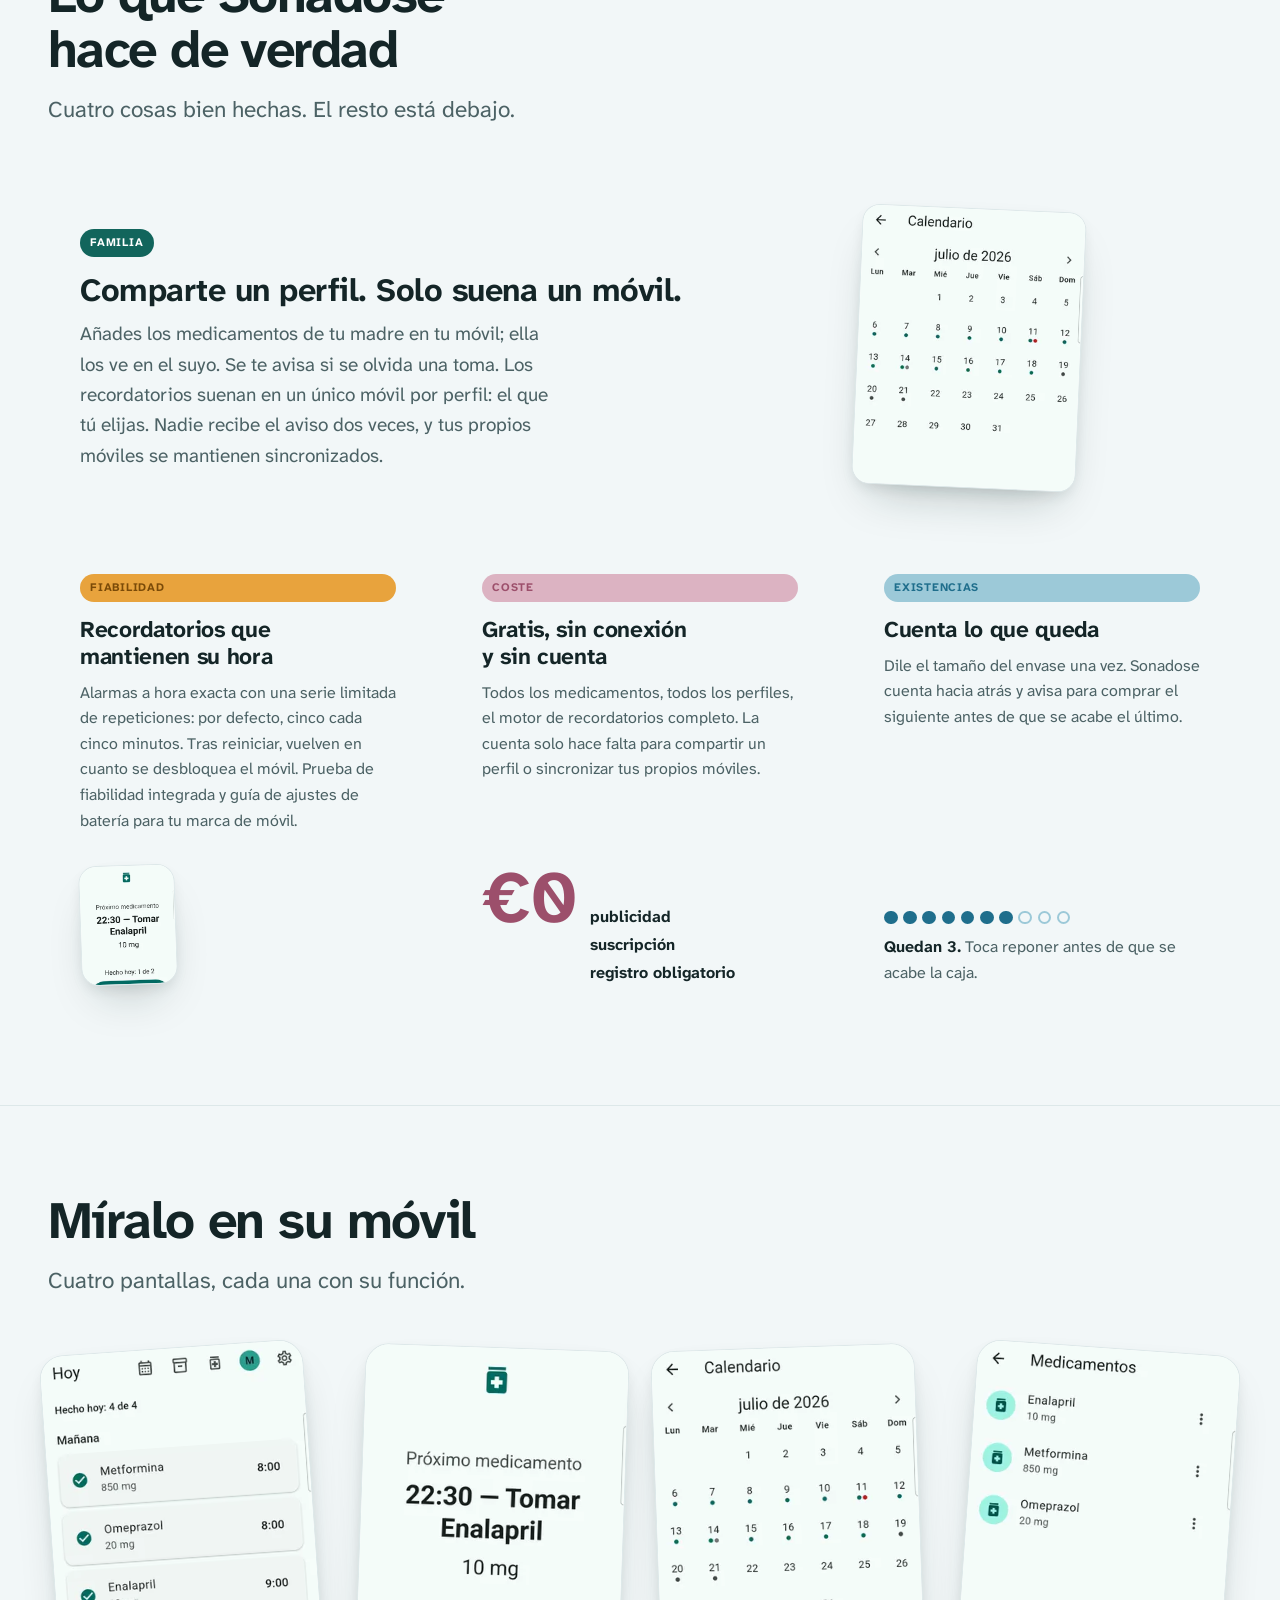
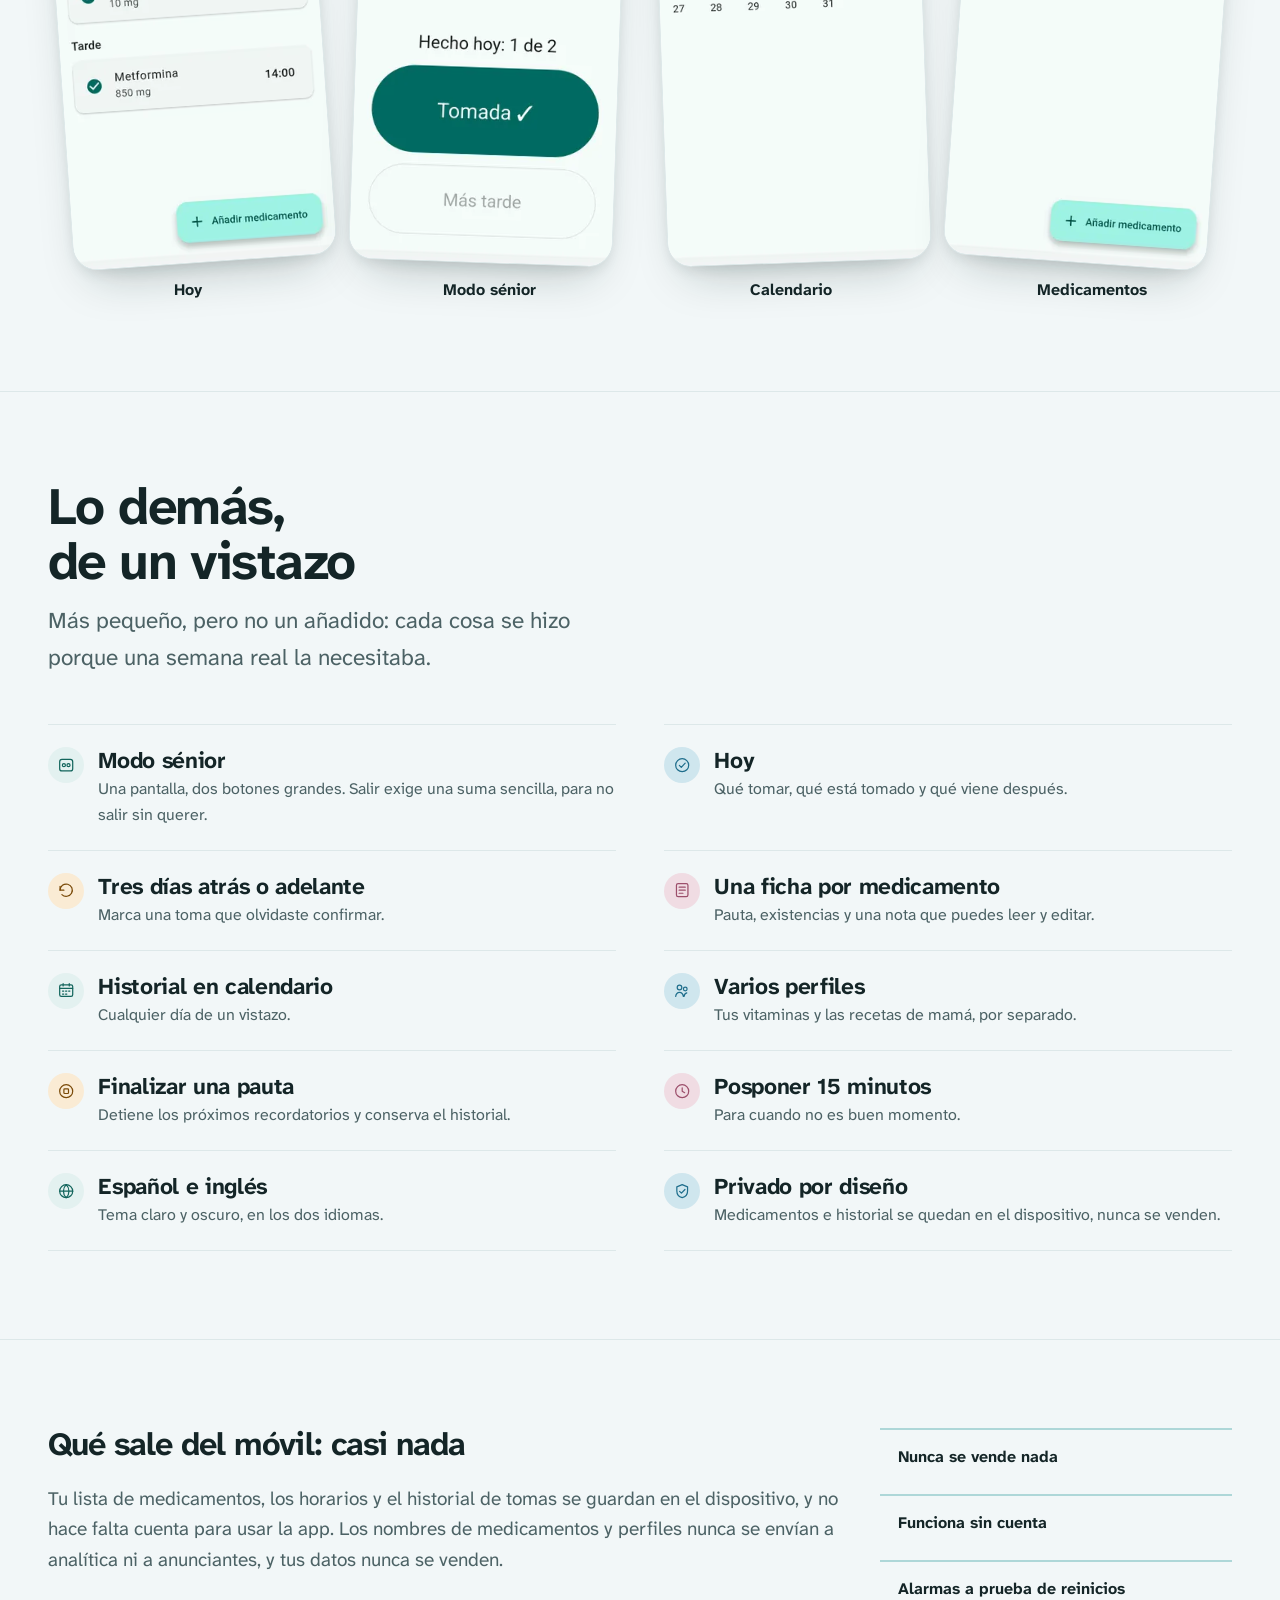
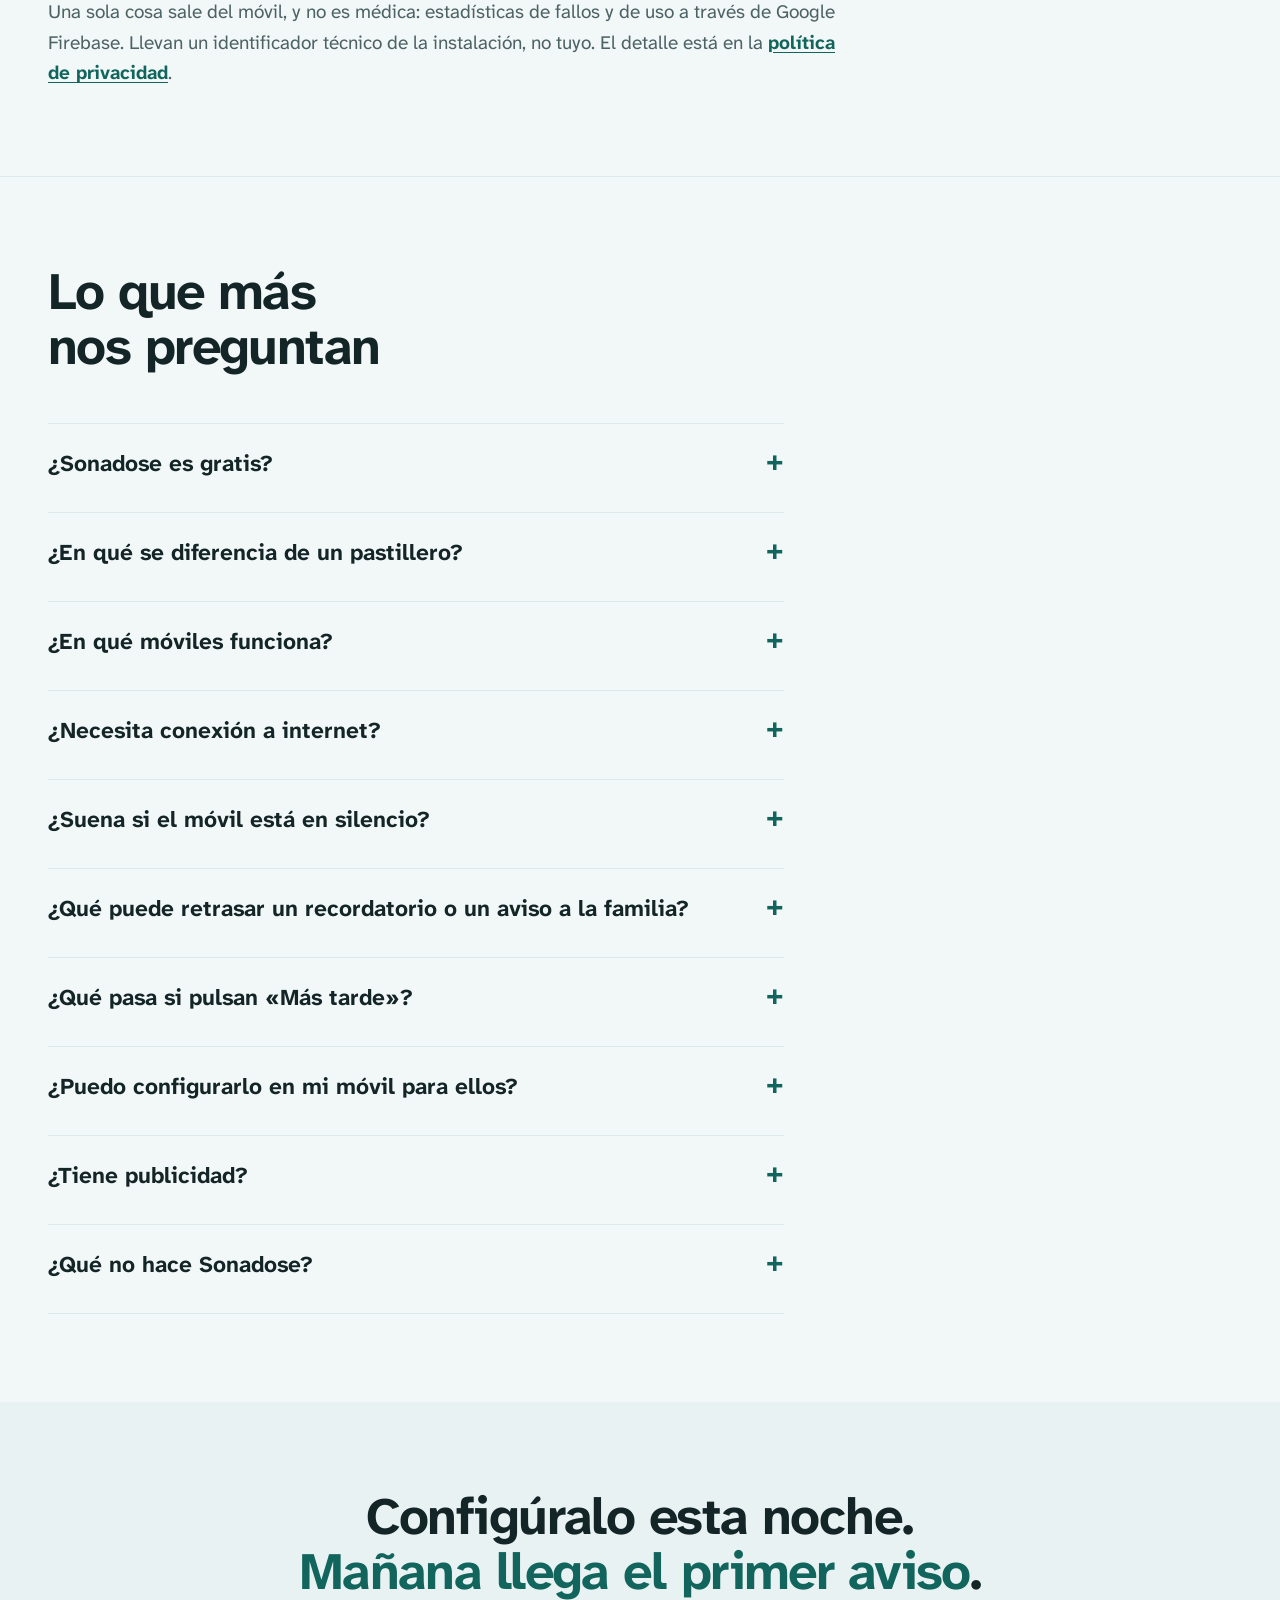
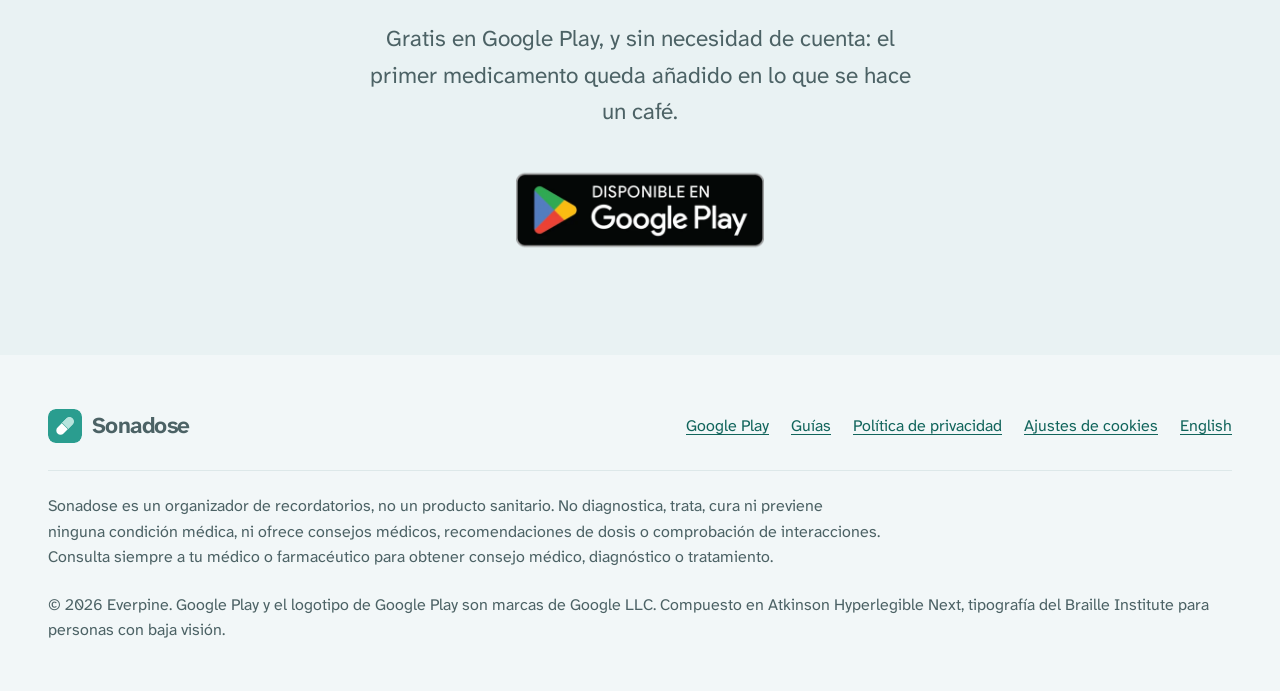
<file: es/index.html>
<!doctype html>
<html lang="es">
<head>
<meta charset="utf-8">
<meta name="viewport" content="width=device-width, initial-scale=1">
<title>Pastillero con alarma en el móvil, gratis - Sonadose</title>
<meta name="description" content="El pastillero con alarma que cabe en el móvil: texto enorme, dos botones grandes y una alarma que se repite hasta cinco veces. Gratis en Android.">

<link rel="canonical" href="https://sonadose.com/es/">
<link rel="alternate" hreflang="en" href="https://sonadose.com/">
<link rel="alternate" hreflang="es" href="https://sonadose.com/es/">
<link rel="alternate" hreflang="x-default" href="https://sonadose.com/">

<meta property="og:type" content="website">
<meta property="og:site_name" content="Sonadose">
<meta property="og:locale" content="es">
<meta property="og:locale:alternate" content="en">
<meta property="og:url" content="https://sonadose.com/es/">
<meta property="og:title" content="Pastillero con alarma en el móvil, gratis - Sonadose">
<meta property="og:description" content="La misma función que un pastillero electrónico, en el móvil que tus padres ya tienen: texto grande, dos botones y una alarma que suena de verdad. Gratis.">
<meta property="og:image" content="https://sonadose.com/img/og-es.jpg">
<meta property="og:image:width" content="1200">
<meta property="og:image:height" content="630">
<meta property="og:image:alt" content="Sonadose: un pastillero con alarma en el móvil de tus padres.">
<meta name="twitter:card" content="summary_large_image">

<link rel="icon" href="/img/mark.svg" type="image/svg+xml">
<link rel="apple-touch-icon" href="/img/apple-touch-icon.png">
<meta name="theme-color" content="#2a9d8f">

<link rel="preload" href="/fonts/atkinson-hyperlegible-next-latin.woff2" as="font" type="font/woff2" crossorigin>
<link rel="stylesheet" href="/css/site.css">

<script type="application/ld+json">
{
  "@context": "https://schema.org",
  "@type": "SoftwareApplication",
  "name": "Sonadose",
  "alternateName": "Sonadose - Recordatorio",
  "description": "Un pastillero con alarma para el móvil: añades los medicamentos y los horarios, y la app suena como un despertador y repite el aviso unas veces, con el horario que tú decidas. Incluye modo sénior de dos botones, con alarma a pantalla completa, para quien lo necesite, uso compartido en familia, alarmas exactas que se vuelven a programar tras reiniciar, historial de tomas y control de existencias.",
  "applicationCategory": "HealthApplication",
  "applicationSubCategory": "Recordatorio de medicación",
  "operatingSystem": "Android 8.0 o superior",
  "inLanguage": ["es", "en"],
  "url": "https://sonadose.com/es/",
  "installUrl": "https://play.google.com/store/apps/details?id=com.everpine.dosebuddy",
  "image": "https://sonadose.com/img/og-es.jpg",
  "screenshot": [
    "https://sonadose.com/img/screens/es-today-640.webp",
    "https://sonadose.com/img/screens/es-elder-640.webp",
    "https://sonadose.com/img/screens/es-calendar-640.webp"
  ],
  "author": { "@type": "Organization", "name": "Everpine" },
  "offers": {
    "@type": "Offer",
    "price": "0",
    "priceCurrency": "EUR",
    "availability": "https://schema.org/InStock"
  }
}
</script>
<script type="application/ld+json">
{
  "@context": "https://schema.org",
  "@type": "FAQPage",
  "inLanguage": "es",
  "mainEntity": [
    {
      "@type": "Question",
      "name": "¿Sonadose es gratis?",
      "acceptedAnswer": { "@type": "Answer", "text": "Sí, y no hay nada que comprar. No hay versión de pago, ni suscripción, ni publicidad. Todos los perfiles, todos los medicamentos, el motor de recordatorios completo y el uso compartido en familia con sus avisos están incluidos. No se recorta nada de los avisos." }
    },
    {
      "@type": "Question",
      "name": "¿En qué se diferencia de un pastillero?",
      "acceptedAnswer": { "@type": "Answer", "text": "Un pastillero ordena las pastillas de la semana, pero no avisa. Los pastilleros electrónicos con alarma sí avisan, solo que hay que comprarlos y llevarlos encima. Sonadose hace lo mismo en el móvil que ya tienen: una alarma que suena y se repite, y un historial al que volver." }
    },
    {
      "@type": "Question",
      "name": "¿En qué móviles funciona?",
      "acceptedAnswer": { "@type": "Answer", "text": "Android 8.0 (Oreo) o superior. No hay versión para iPhone. La entrega de los avisos se prueba a fondo en Samsung y Huawei, las marcas más agresivas cerrando aplicaciones en segundo plano." }
    },
    {
      "@type": "Question",
      "name": "¿Necesita conexión a internet?",
      "acceptedAnswer": { "@type": "Answer", "text": "No. Las pautas, los recordatorios y el historial funcionan sin conexión, y no hace falta cuenta para nada de eso. La conexión se usa para instalar la app y, solo si lo activas, para compartir un perfil con alguien." }
    },
    {
      "@type": "Question",
      "name": "¿Suena si el móvil está en silencio?",
      "acceptedAnswer": { "@type": "Answer", "text": "Normalmente, sí. El aviso suena por el canal de alarma, como un despertador, que el modo silencio normalmente no apaga. Android pide un par de permisos la primera vez y la configuración inicial los va guiando uno a uno." }
    },
    {
      "@type": "Question",
      "name": "¿Qué puede retrasar un recordatorio o un aviso a la familia?",
      "acceptedAnswer": { "@type": "Answer", "text": "Los recordatorios se programan en el propio móvil y no necesitan conexión, pero Android decide cómo trata a las apps en segundo plano. Los permisos de notificaciones y alarmas y los ajustes de batería del móvil afectan a la entrega; la prueba de fiabilidad y la guía de batería en Ajustes te guían por ellos. Tras reiniciar, los recordatorios vuelven en cuanto se desbloquea el móvil por primera vez. Los avisos a familiares viajan por internet, así que pueden llegar tarde, y cuando los recordatorios pasan a otro móvil, los dos pueden mantenerlos un rato hasta sincronizar." }
    },
    {
      "@type": "Question",
      "name": "¿Qué pasa si pulsan «Más tarde»?",
      "acceptedAnswer": { "@type": "Answer", "text": "Sonadose vuelve a los quince minutos y se repite dos veces más. Nunca se da una toma por hecha en silencio, y «Más tarde» sigue disponible hasta que se cierra la ventana de toma." }
    },
    {
      "@type": "Question",
      "name": "¿Puedo configurarlo en mi móvil para ellos?",
      "acceptedAnswer": { "@type": "Answer", "text": "Sí. Mucha gente usa Sonadose en su propio móvil como recordatorio personal, o configura el móvil de su madre o su padre y se lo devuelve. Sin cuenta, la pauta se queda en el móvil donde se configuró. Con cuenta, te sigue entre tus propios móviles, y pueden compartir contigo su perfil para que veas los medicamentos y si cada dosis se tomó." }
    },
    {
      "@type": "Question",
      "name": "¿Tiene publicidad?",
      "acceptedAnswer": { "@type": "Answer", "text": "No. Sonadose no tiene publicidad, y nunca la habrá en un recordatorio, en una alarma ni en la pantalla del modo sénior." }
    },
    {
      "@type": "Question",
      "name": "¿Qué no hace Sonadose?",
      "acceptedAnswer": { "@type": "Answer", "text": "No da consejos médicos, no sugiere dosis y no comprueba si dos medicamentos interaccionan. Es un organizador de recordatorios: las preguntas médicas son para tu médico o tu farmacéutico." }
    }
  ]
}
</script>
</head>
<body>
<a class="skip-link" href="#main">Saltar al contenido</a>

<svg class="icon-sprite" width="0" height="0" aria-hidden="true">
  <defs>
    <symbol id="ic-senior" viewBox="0 0 24 24" fill="none" stroke="currentColor" stroke-width="1.6" stroke-linecap="round" stroke-linejoin="round"><rect x="3.5" y="4.5" width="17" height="15" rx="3"/><circle cx="9" cy="12" r="2"/><circle cx="15" cy="12" r="2"/></symbol>
    <symbol id="ic-today" viewBox="0 0 24 24" fill="none" stroke="currentColor" stroke-width="1.6" stroke-linecap="round" stroke-linejoin="round"><circle cx="12" cy="12" r="8.5"/><path d="M8.3 12.3 10.8 14.8 15.9 9.4"/></symbol>
    <symbol id="ic-history" viewBox="0 0 24 24" fill="none" stroke="currentColor" stroke-width="1.6" stroke-linecap="round" stroke-linejoin="round"><path d="M4 12a8 8 0 1 1 2.4 5.7"/><path d="M4 12V7M4 12H9"/></symbol>
    <symbol id="ic-card" viewBox="0 0 24 24" fill="none" stroke="currentColor" stroke-width="1.6" stroke-linecap="round" stroke-linejoin="round"><rect x="4.5" y="3.5" width="15" height="17" rx="2.2"/><path d="M8 8h8M8 12h8M8 16h5"/></symbol>
    <symbol id="ic-calendar" viewBox="0 0 24 24" fill="none" stroke="currentColor" stroke-width="1.6" stroke-linecap="round" stroke-linejoin="round"><rect x="3.5" y="5" width="17" height="15" rx="2.2"/><path d="M3.5 9.5h17M8 3.5v3M16 3.5v3"/><path d="M7.2 13.2h1.6M11.2 13.2h1.6M15.2 13.2h1.6M7.2 17h1.6M11.2 17h1.6"/></symbol>
    <symbol id="ic-profiles" viewBox="0 0 24 24" fill="none" stroke="currentColor" stroke-width="1.6" stroke-linecap="round" stroke-linejoin="round"><circle cx="8.5" cy="8.5" r="3"/><circle cx="16" cy="10.5" r="2.4"/><path d="M3.5 20c.5-3.4 2.6-5.3 5-5.3s4.5 1.9 5 5.3M14.4 20c.4-2.6 1.9-4.2 3.6-4.6"/></symbol>
    <symbol id="ic-stop" viewBox="0 0 24 24" fill="none" stroke="currentColor" stroke-width="1.6" stroke-linecap="round" stroke-linejoin="round"><circle cx="12" cy="12" r="8.5"/><rect x="9" y="9" width="6" height="6" rx="1"/></symbol>
    <symbol id="ic-clock" viewBox="0 0 24 24" fill="none" stroke="currentColor" stroke-width="1.6" stroke-linecap="round" stroke-linejoin="round"><circle cx="12" cy="12" r="8.5"/><path d="M12 7.5V12l3.2 2"/></symbol>
    <symbol id="ic-globe" viewBox="0 0 24 24" fill="none" stroke="currentColor" stroke-width="1.6" stroke-linecap="round" stroke-linejoin="round"><circle cx="12" cy="12" r="8.5"/><path d="M3.5 12h17M12 3.5c2.4 2.3 3.6 5.3 3.6 8.5s-1.2 6.2-3.6 8.5c-2.4-2.3-3.6-5.3-3.6-8.5S9.6 5.8 12 3.5Z"/></symbol>
    <symbol id="ic-shield" viewBox="0 0 24 24" fill="none" stroke="currentColor" stroke-width="1.6" stroke-linecap="round" stroke-linejoin="round"><path d="M12 3.5 19 6.3v5.4c0 4.6-3 7.7-7 8.8-4-1.1-7-4.2-7-8.8V6.3Z"/><path d="M8.6 12.2 11 14.6 15.6 9.8"/></symbol>
  </defs>
</svg>

<div class="lang-hint" id="lang-hint" data-lang="en" hidden>
  <span lang="en">This page is also available in English.</span>
  <a href="/" hreflang="en" lang="en">View in English</a>
  <button class="btn" type="button" data-hint-close lang="en">No, thanks</button>
</div>
<script>
  /* Decided while the parser is still here, before the first paint. Revealing
     this bar from a deferred script instead would push the whole page down
     after paint and cost ~0.11 CLS. */
  (function () {
    var e = document.getElementById("lang-hint");
    try { if (sessionStorage.getItem("dosebuddy-lang-hint") === "1") return; } catch (x) {}
    if ((navigator.language || "").toLowerCase().slice(0, 2) === e.dataset.lang) e.hidden = false;
  })();
</script>

<header class="site-header">
  <div class="wrap">
    <a class="brand" href="/es/">
      <img src="/img/mark.svg" alt="" width="34" height="34">
      <span>Sonadose</span>
    </a>
    <nav class="lang-switch" aria-label="Idioma">
      <a href="/" hreflang="en" lang="en"><span class="visually-hidden">View this page in </span>EN</a>
      <span aria-current="true" lang="es">ES</span>
    </nav>
  </div>
</header>

<main id="main">

  <!-- 1. Hero -->
  <section class="hero">
    <div class="wrap hero__grid">
      <div>
        <p class="eyebrow hero-in-1">Para cualquiera con una pauta de medicación</p>
        <h1 class="hero-in-2">El pastillero con alarma que <span class="accent-word">de verdad te avisa</span></h1>
        <p class="hero__lead hero-in-3">
          Configura la hora una vez. Cuando toca una pastilla, Sonadose suena como
          un despertador, no un aviso silencioso que puedes pasar por alto, y lo
          repite unas veces, con el horario que tú decidas. Al confirmar la toma,
          se detienen las demás. En el modo sencillo, ocupa toda la pantalla.
        </p>

        <div class="hero__cta hero-in-4">
          <a class="play-badge" href="https://play.google.com/store/apps/details?id=com.everpine.dosebuddy&referrer=utm_source%3Dsonadose.com%26utm_medium%3Dwebsite%26utm_campaign%3Dlanding_es%26utm_content%3Dhero" rel="noopener">
            <img src="/img/badges/es.webp" alt="Consigue Sonadose en Google Play" width="512" height="198">
          </a>
          <p class="cta-note">Gratis · Sin publicidad · Sin suscripción · Android 8.0 o superior · Español e inglés</p>
        </div>
      </div>

      <div class="hero__visual">
        <figure class="phone hero-in-phone">
          <img src="/img/screens/es-today-640.webp"
               srcset="/img/screens/es-today-320.webp 320w, /img/screens/es-today-640.webp 640w"
               sizes="280px"
               width="640" height="1256" fetchpriority="high" decoding="async"
               alt="Pantalla Hoy de Sonadose con los medicamentos de la mañana y de la tarde, la hora de cada toma y una marca de verificación en las que ya se han tomado.">
        </figure>
        <ul class="pchips" aria-hidden="true">
          <li class="pchip"><strong>8:00</strong><span>Tomada</span></li>
          <li class="pchip"><strong>14:00</strong><span>Tomada</span></li>
          <li class="pchip pchip--next"><strong>21:00</strong><span>Toca ahora</span></li>
        </ul>
      </div>
    </div>
  </section>

  <!-- 2. El problema -->
  <section class="stat-band">
    <div class="wrap">
      <div class="stack">
        <h2>Acordarse de tres pastillas al día cuesta más de lo que parece</h2>
        <p>
          Casi nunca es cabezonería. Es una llamada en mitad del desayuno, una
          siesta que se alarga, una caja nueva idéntica a la de siempre.
        </p>
        <p>
          Sonadose está hecho justo para ese momento: suena como un despertador y
          no se rinde tras un solo aviso.
        </p>
      </div>
      <div class="stat-card">
        <b>Cerca de la mitad</b>
        <p>de las personas con una enfermedad crónica no toman la medicación como se le ha prescrito.</p>
        <cite>Organización Mundial de la Salud</cite>
      </div>
    </div>
  </section>

  <!-- 3. Funciones principales -->
  <section class="section">
    <div class="wrap">
      <div class="section__head">
        <h2>Lo que Sonadose hace de verdad</h2>
        <p>Cuatro cosas bien hechas. El resto está debajo.</p>
      </div>

      <div class="features">
        <article class="feature feature--lead">
          <div>
            <span class="tag tag--teal">Familia</span>
            <h3>Comparte un perfil. Solo suena un móvil.</h3>
            <p>Añades los medicamentos de tu madre en tu móvil; ella los ve en el suyo. Se te avisa si se olvida una toma. Los recordatorios suenan en un único móvil por perfil: el que tú elijas. Nadie recibe el aviso dos veces, y tus propios móviles se mantienen sincronizados.</p>
          </div>
          <div class="crop-window">
            <img src="/img/screens/es-calendar-640.webp"
                 srcset="/img/screens/es-calendar-320.webp 320w, /img/screens/es-calendar-640.webp 640w"
                 sizes="224px"
                 width="640" height="1256" loading="lazy" decoding="async"
                 alt="Calendario de Sonadose de julio de 2026, la mayoría de días con una toma confirmada y uno marcado con una toma olvidada.">
          </div>
        </article>

        <div class="features__rest">
          <article class="feature">
            <span class="tag tag--amber">Fiabilidad</span>
            <h3>Recordatorios que mantienen su hora</h3>
            <p>Alarmas a hora exacta con una serie limitada de repeticiones: por defecto, cinco cada cinco minutos. Tras reiniciar, vuelven en cuanto se desbloquea el móvil. Prueba de fiabilidad integrada y guía de ajustes de batería para tu marca de móvil.</p>
            <div class="feature__media">
              <div class="crop-window crop-window--small">
                <img src="/img/screens/es-elder-640.webp"
                     srcset="/img/screens/es-elder-320.webp 320w, /img/screens/es-elder-640.webp 640w"
                     sizes="200px"
                     width="640" height="1256" loading="lazy" decoding="async"
                     alt="Modo sencillo de Sonadose: alarma a pantalla completa con el próximo medicamento, su hora y un botón grande de Tomada.">
              </div>
            </div>
          </article>

          <article class="feature">
            <span class="tag tag--rose">Coste</span>
            <h3>Gratis, sin conexión y sin cuenta</h3>
            <p>Todos los medicamentos, todos los perfiles, el motor de recordatorios completo. La cuenta solo hace falta para compartir un perfil o sincronizar tus propios móviles.</p>
            <div class="feature__media">
              <div class="zero-stat">
                <span class="zero-stat__num">&euro;0</span>
                <ul class="zero-stat__list"><li>publicidad</li><li>suscripción</li><li>registro obligatorio</li></ul>
              </div>
            </div>
          </article>

          <article class="feature">
            <span class="tag tag--blue">Existencias</span>
            <h3>Cuenta lo que queda</h3>
            <p>Dile el tamaño del envase una vez. Sonadose cuenta hacia atrás y avisa para comprar el siguiente antes de que se acabe el último.</p>
            <div class="feature__media">
              <div class="stock-gauge">
                <div class="stock-gauge__dots" aria-hidden="true">
                  <span></span><span></span><span></span><span></span><span></span>
                  <span></span><span></span><span class="is-low"></span><span class="is-low"></span><span class="is-low"></span>
                </div>
                <p class="stock-gauge__note"><strong>Quedan 3.</strong> Toca reponer antes de que se acabe la caja.</p>
              </div>
            </div>
          </article>
        </div>
      </div>
    </div>
  </section>

  <!-- 4. Galería -->
  <section class="section">
    <div class="wrap">
      <div class="section__head">
        <h2>Míralo en su móvil</h2>
        <p>Cuatro pantallas, cada una con su función.</p>
      </div>
      <ul class="gallery">
        <li class="gallery__item">
          <figure class="phone">
            <img src="/img/screens/es-today-640.webp"
                 srcset="/img/screens/es-today-320.webp 320w, /img/screens/es-today-640.webp 640w"
                 sizes="200px" width="640" height="1256" loading="lazy" decoding="async"
                 alt="Pantalla Hoy de Sonadose con los medicamentos de la mañana y de la tarde y una marca de verificación en las que ya se han tomado.">
          </figure>
          <figcaption>Hoy</figcaption>
        </li>
        <li class="gallery__item">
          <figure class="phone">
            <img src="/img/screens/es-elder-640.webp"
                 srcset="/img/screens/es-elder-320.webp 320w, /img/screens/es-elder-640.webp 640w"
                 sizes="200px" width="640" height="1256" loading="lazy" decoding="async"
                 alt="Modo sénior de Sonadose: un solo medicamento en letra muy grande con la hora de la toma, la foto del envase y dos botones a todo lo ancho, «Tomada» y «Más tarde».">
          </figure>
          <figcaption>Modo sénior</figcaption>
        </li>
        <li class="gallery__item">
          <figure class="phone">
            <img src="/img/screens/es-calendar-640.webp"
                 srcset="/img/screens/es-calendar-320.webp 320w, /img/screens/es-calendar-640.webp 640w"
                 sizes="200px" width="640" height="1256" loading="lazy" decoding="async"
                 alt="Calendario de Sonadose de julio de 2026, con cada día marcado según si se confirmaron todas las tomas.">
          </figure>
          <figcaption>Calendario</figcaption>
        </li>
        <li class="gallery__item">
          <figure class="phone">
            <img src="/img/screens/es-medications-640.webp"
                 srcset="/img/screens/es-medications-320.webp 320w, /img/screens/es-medications-640.webp 640w"
                 sizes="200px" width="640" height="1256" loading="lazy" decoding="async"
                 alt="Lista de medicamentos de Sonadose, con la dosis, la pauta y las pastillas que quedan en el envase de cada uno.">
          </figure>
          <figcaption>Medicamentos</figcaption>
        </li>
      </ul>
    </div>
  </section>

  <!-- 5. Lo demás -->
  <section class="section">
    <div class="wrap">
      <div class="section__head">
        <h2>Lo demás, de un vistazo</h2>
        <p>Más pequeño, pero no un añadido: cada cosa se hizo porque una semana real la necesitaba.</p>
      </div>
      <div class="index-list">
        <div class="index-row"><span class="index-row__icon-wrap index-row__icon-wrap--teal"><svg class="index-row__icon"><use href="#ic-senior"></use></svg></span><div><h3>Modo sénior</h3><p>Una pantalla, dos botones grandes. Salir exige una suma sencilla, para no salir sin querer.</p></div></div>
        <div class="index-row"><span class="index-row__icon-wrap index-row__icon-wrap--blue"><svg class="index-row__icon"><use href="#ic-today"></use></svg></span><div><h3>Hoy</h3><p>Qué tomar, qué está tomado y qué viene después.</p></div></div>
        <div class="index-row"><span class="index-row__icon-wrap index-row__icon-wrap--amber"><svg class="index-row__icon"><use href="#ic-history"></use></svg></span><div><h3>Tres días atrás o adelante</h3><p>Marca una toma que olvidaste confirmar.</p></div></div>
        <div class="index-row"><span class="index-row__icon-wrap index-row__icon-wrap--rose"><svg class="index-row__icon"><use href="#ic-card"></use></svg></span><div><h3>Una ficha por medicamento</h3><p>Pauta, existencias y una nota que puedes leer y editar.</p></div></div>
        <div class="index-row"><span class="index-row__icon-wrap index-row__icon-wrap--teal"><svg class="index-row__icon"><use href="#ic-calendar"></use></svg></span><div><h3>Historial en calendario</h3><p>Cualquier día de un vistazo.</p></div></div>
        <div class="index-row"><span class="index-row__icon-wrap index-row__icon-wrap--blue"><svg class="index-row__icon"><use href="#ic-profiles"></use></svg></span><div><h3>Varios perfiles</h3><p>Tus vitaminas y las recetas de mamá, por separado.</p></div></div>
        <div class="index-row"><span class="index-row__icon-wrap index-row__icon-wrap--amber"><svg class="index-row__icon"><use href="#ic-stop"></use></svg></span><div><h3>Finalizar una pauta</h3><p>Detiene los próximos recordatorios y conserva el historial.</p></div></div>
        <div class="index-row"><span class="index-row__icon-wrap index-row__icon-wrap--rose"><svg class="index-row__icon"><use href="#ic-clock"></use></svg></span><div><h3>Posponer 15 minutos</h3><p>Para cuando no es buen momento.</p></div></div>
        <div class="index-row"><span class="index-row__icon-wrap index-row__icon-wrap--teal"><svg class="index-row__icon"><use href="#ic-globe"></use></svg></span><div><h3>Español e inglés</h3><p>Tema claro y oscuro, en los dos idiomas.</p></div></div>
        <div class="index-row"><span class="index-row__icon-wrap index-row__icon-wrap--blue"><svg class="index-row__icon"><use href="#ic-shield"></use></svg></span><div><h3>Privado por diseño</h3><p>Medicamentos e historial se quedan en el dispositivo, nunca se venden.</p></div></div>
      </div>
    </div>
  </section>

  <!-- 6. Confianza -->
  <section class="section">
    <div class="wrap trust">
      <div class="stack">
        <h2>Qué sale del móvil: casi nada</h2>
        <p>Tu lista de medicamentos, los horarios y el historial de tomas se guardan en el dispositivo, y no hace falta cuenta para usar la app. Los nombres de medicamentos y perfiles nunca se envían a analítica ni a anunciantes, y tus datos nunca se venden.</p>
        <p>Una sola cosa sale del móvil, y no es médica: estadísticas de fallos y de uso a través de Google Firebase. Llevan un identificador técnico de la instalación, no tuyo. El detalle está en la <a href="https://lepiloff.github.io/dosebuddy-legal/privacy.html" rel="noopener">política de privacidad</a>.</p>
      </div>
      <div class="trust-badges">
        <div class="trust-badge">Nunca se vende nada</div>
        <div class="trust-badge">Funciona sin cuenta</div>
        <div class="trust-badge">Alarmas a prueba de reinicios</div>
      </div>
    </div>
  </section>

  <!-- 7. Preguntas frecuentes -->
  <section class="section" id="faq">
    <div class="wrap">
      <div class="section__head">
        <h2>Lo que más nos preguntan</h2>
      </div>

      <div class="faq">
        <details name="faq">
          <summary>¿Sonadose es gratis?</summary>
          <div class="faq__body">
            <p>
              Sí, y no hay nada que comprar. No hay versión de pago, ni
              suscripción, ni publicidad. Todos los perfiles, todos los
              medicamentos, el motor de recordatorios completo y el uso
              compartido en familia con sus avisos están incluidos. No se
              recorta nada de los avisos.
            </p>
          </div>
        </details>

        <details name="faq">
          <summary>¿En qué se diferencia de un pastillero?</summary>
          <div class="faq__body">
            <p>
              Un pastillero ordena las pastillas de la semana, pero no avisa. Los
              pastilleros electrónicos con alarma sí avisan, solo que hay que
              comprarlos y llevarlos encima.
            </p>
            <p>
              Sonadose hace lo mismo en el móvil que ya tienen: una alarma que
              suena y se repite, y un historial al que volver.
            </p>
          </div>
        </details>

        <details name="faq">
          <summary>¿En qué móviles funciona?</summary>
          <div class="faq__body">
            <p>
              Android 8.0 (Oreo) o superior. No hay versión para iPhone. La entrega
              de los avisos se prueba a fondo en Samsung y Huawei, las marcas más
              agresivas cerrando aplicaciones en segundo plano.
            </p>
          </div>
        </details>

        <details name="faq">
          <summary>¿Necesita conexión a internet?</summary>
          <div class="faq__body">
            <p>
              No. Las pautas, los recordatorios y el historial funcionan sin
              conexión, y no hace falta cuenta para nada de eso. La conexión se
              usa para instalar la app y, solo si lo activas, para compartir un
              perfil con alguien.
            </p>
          </div>
        </details>

        <details name="faq">
          <summary>¿Suena si el móvil está en silencio?</summary>
          <div class="faq__body">
            <p>
              Normalmente, sí. El aviso suena por el canal de alarma, como un
              despertador, que el modo silencio normalmente no apaga.
            </p>
            <p>
              Android pide un par de permisos la primera vez (alarmas exactas y
              notificaciones a pantalla completa), y la configuración inicial los va
              guiando uno a uno.
            </p>
          </div>
        </details>

        <details name="faq">
          <summary>¿Qué puede retrasar un recordatorio o un aviso a la familia?</summary>
          <div class="faq__body">
            <p>
              Los recordatorios se programan en el propio móvil y no necesitan conexión, pero Android decide cómo trata a las apps en segundo plano. Los permisos de notificaciones y alarmas y los ajustes de batería del móvil afectan a la entrega; la prueba de fiabilidad y la guía de batería en Ajustes te guían por ellos.
            </p>
            <p>
              Tras reiniciar, los recordatorios vuelven en cuanto se desbloquea el móvil por primera vez.
            </p>
            <p>
              Los avisos a familiares viajan por internet, así que pueden llegar tarde, y cuando los recordatorios pasan a otro móvil, los dos pueden mantenerlos un rato hasta sincronizar.
            </p>
          </div>
        </details>

        <details name="faq">
          <summary>¿Qué pasa si pulsan «Más tarde»?</summary>
          <div class="faq__body">
            <p>
              Sonadose vuelve a los quince minutos y se repite dos veces más.
              Nunca se da una toma por hecha en silencio, y «Más tarde» sigue
              disponible hasta que se cierra la ventana de toma.
            </p>
          </div>
        </details>

        <details name="faq">
          <summary>¿Puedo configurarlo en mi móvil para ellos?</summary>
          <div class="faq__body">
            <p>
              Sí. Mucha gente usa Sonadose en su propio móvil como recordatorio
              personal, o configura el móvil de su madre o su padre y se lo
              devuelve.
            </p>
            <p>
              Sin cuenta, la pauta se queda en el móvil donde se configuró. Con
              cuenta, te sigue entre tus propios móviles, y pueden compartir
              contigo su perfil para que veas los medicamentos y si cada dosis se
              tomó.
            </p>
          </div>
        </details>

        <details name="faq">
          <summary>¿Tiene publicidad?</summary>
          <div class="faq__body">
            <p>
              No. Sonadose no tiene publicidad, y nunca la habrá en un
              recordatorio, en una alarma ni en la pantalla del modo sénior.
            </p>
          </div>
        </details>

        <details name="faq">
          <summary>¿Qué no hace Sonadose?</summary>
          <div class="faq__body">
            <p>
              No da consejos médicos, no sugiere dosis y no comprueba si dos
              medicamentos interaccionan. Es un organizador de recordatorios: las
              preguntas médicas son para tu médico o tu farmacéutico.
            </p>
          </div>
        </details>
      </div>
    </div>
  </section>

  <!-- 8. Llamada final -->
  <section class="closing">
    <div class="wrap">
      <h2>Configúralo esta noche. <span class="accent-word">Mañana llega el primer aviso</span>.</h2>
      <p>
        Gratis en Google Play, y sin necesidad de cuenta: el primer medicamento queda
        añadido en lo que se hace un café.
      </p>
      <a class="play-badge" href="https://play.google.com/store/apps/details?id=com.everpine.dosebuddy&referrer=utm_source%3Dsonadose.com%26utm_medium%3Dwebsite%26utm_campaign%3Dlanding_es%26utm_content%3Dcta" rel="noopener">
        <img src="/img/badges/es.webp" alt="Consigue Sonadose en Google Play" width="512" height="198" loading="lazy">
      </a>
    </div>
  </section>

</main>

<footer class="site-footer">
  <div class="wrap">
    <div class="site-footer__top">
      <a class="brand" href="/es/">
        <img src="/img/mark.svg" alt="" width="34" height="34">
        <span>Sonadose</span>
      </a>
      <nav aria-label="Pie de página">
        <ul>
          <li><a href="https://play.google.com/store/apps/details?id=com.everpine.dosebuddy&referrer=utm_source%3Dsonadose.com%26utm_medium%3Dwebsite%26utm_campaign%3Dlanding_es%26utm_content%3Dfooter" rel="noopener">Google Play</a></li>
          <li><a href="/es/guias/">Guías</a></li>
          <li><a href="https://lepiloff.github.io/dosebuddy-legal/privacy.html" rel="noopener">Política de privacidad</a></li>
          <li><a href="#consent" data-consent-reopen>Ajustes de cookies</a></li>
          <li><a href="/" hreflang="en" lang="en">English</a></li>
        </ul>
      </nav>
    </div>
    <p class="disclaimer">
      Sonadose es un organizador de recordatorios, no un producto sanitario. No
      diagnostica, trata, cura ni previene ninguna condición médica, ni ofrece
      consejos médicos, recomendaciones de dosis o comprobación de interacciones.
      Consulta siempre a tu médico o farmacéutico para obtener consejo médico,
      diagnóstico o tratamiento.
    </p>
    <p class="colophon">
      © 2026 Everpine. Google Play y el logotipo de Google Play son marcas de
      Google LLC. Compuesto en Atkinson Hyperlegible Next, tipografía del Braille
      Institute para personas con baja visión.
    </p>
  </div>
</footer>

<aside class="consent" id="consent" hidden aria-label="Consentimiento de cookies">
  <div class="wrap consent__inner">
    <p id="consent-text">
      Nos gustaría usar Google Analytics para contar visitas y ver qué páginas
      resultan útiles. Utiliza cookies, así que está desactivado hasta que digas
      que sí. La web funciona igual en ambos casos.
    </p>
    <div class="consent__actions">
      <button class="btn" type="button" data-consent="denied">Rechazar</button>
      <button class="btn btn--solid" type="button" data-consent="granted">Aceptar</button>
    </div>
  </div>
</aside>

<script src="/js/consent.js" defer></script>
<script src="/js/ui.js" defer></script>
</body>
</html>
</file>
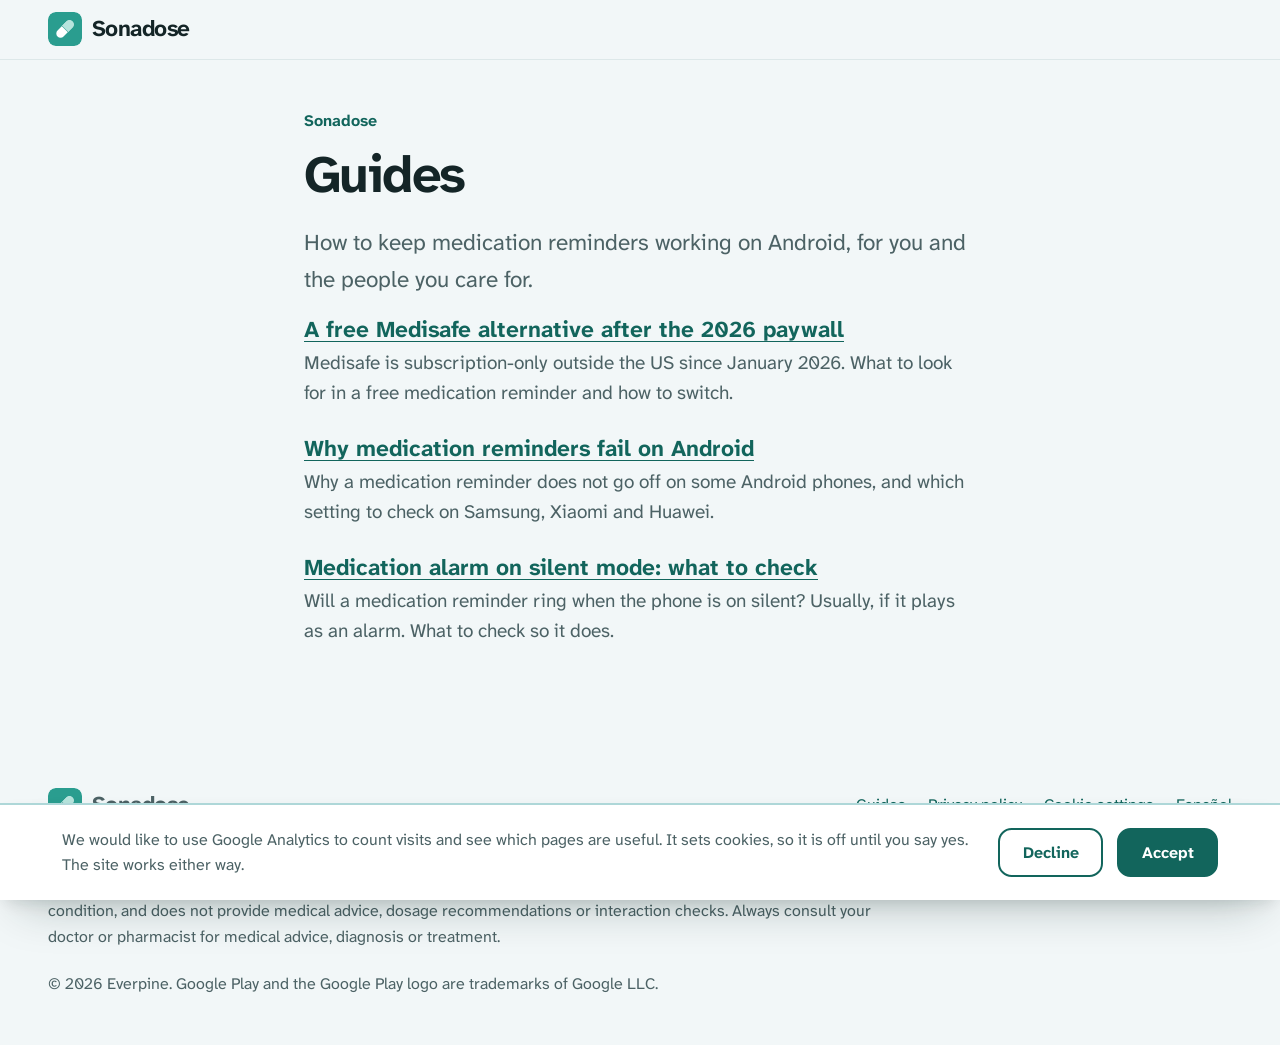
<file: guides/index.html>
<!doctype html>
<html lang="en">
<head>
<meta charset="utf-8">
<meta name="viewport" content="width=device-width, initial-scale=1">
<title>Guides | Sonadose</title>
<meta name="description" content="Sonadose guides: a free Medisafe alternative, reminders that fail on Android, and alarms on silent mode.">
<link rel="canonical" href="https://sonadose.com/guides/">
<link rel="alternate" hreflang="en" href="https://sonadose.com/guides/">
<link rel="alternate" hreflang="es" href="https://sonadose.com/es/guias/">
<link rel="alternate" hreflang="x-default" href="https://sonadose.com/guides/">
<meta property="og:type" content="article">
<meta property="og:site_name" content="Sonadose">
<meta property="og:locale" content="en">
<meta property="og:url" content="https://sonadose.com/guides/">
<meta property="og:title" content="Guides | Sonadose">
<meta property="og:description" content="Sonadose guides: a free Medisafe alternative, reminders that fail on Android, and alarms on silent mode.">
<meta property="og:image" content="https://sonadose.com/img/og-en.jpg">
<meta name="twitter:card" content="summary_large_image">
<link rel="icon" href="/img/mark.svg" type="image/svg+xml">
<link rel="apple-touch-icon" href="/img/apple-touch-icon.png">
<meta name="theme-color" content="#2a9d8f">
<link rel="preload" href="/fonts/atkinson-hyperlegible-next-latin.woff2" as="font" type="font/woff2" crossorigin>
<link rel="stylesheet" href="/css/site.css">
</head>
<body>
<a class="skip-link" href="#main">Skip to content</a>

<header class="site-header">
  <div class="wrap">
    <a class="brand" href="/">
      <img src="/img/mark.svg" alt="" width="34" height="34">
      <span>Sonadose</span>
    </a>
  </div>
</header>

<main id="main">
  <article class="wrap article">
    <p class="article__eyebrow">Sonadose</p>
    <h1>Guides</h1>
    <p class="article__lead">
      How to keep medication reminders working on Android, for you and the people you care for.
    </p>
    <ul class="guide-list">
      <li>
        <a href="/guides/medisafe-alternative/">A free Medisafe alternative after the 2026 paywall</a>
        <p>Medisafe is subscription-only outside the US since January 2026. What to look for in a free medication reminder and how to switch.</p>
      </li>
      <li>
        <a href="/guides/medication-reminders-not-working-android/">Why medication reminders fail on Android</a>
        <p>Why a medication reminder does not go off on some Android phones, and which setting to check on Samsung, Xiaomi and Huawei.</p>
      </li>
      <li>
        <a href="/guides/medication-alarm-silent-mode/">Medication alarm on silent mode: what to check</a>
        <p>Will a medication reminder ring when the phone is on silent? Usually, if it plays as an alarm. What to check so it does.</p>
      </li>
    </ul>
  </article>
</main>

<footer class="site-footer">
  <div class="wrap">
    <div class="site-footer__top">
      <a class="brand" href="/">
        <img src="/img/mark.svg" alt="" width="34" height="34">
        <span>Sonadose</span>
      </a>
      <nav aria-label="Footer">
        <ul>
          <li><a href="/guides/">Guides</a></li>
          <li><a href="https://lepiloff.github.io/dosebuddy-legal/privacy.html" rel="noopener">Privacy policy</a></li>
          <li><a href="#consent" data-consent-reopen>Cookie settings</a></li>
          <li><a href="/es/" hreflang="es" lang="es">Español</a></li>
        </ul>
      </nav>
    </div>
    <p class="disclaimer">
      Sonadose is a reminder organizer, not a medical device. It does not diagnose, treat, cure, or prevent any medical condition, and does not provide medical advice, dosage recommendations or interaction checks. Always consult your doctor or pharmacist for medical advice, diagnosis or treatment.
    </p>
    <p class="colophon">
      © 2026 Everpine. Google Play and the Google Play logo are trademarks of Google LLC.
    </p>
  </div>
</footer>

<aside class="consent" id="consent" hidden aria-label="Cookie consent">
  <div class="wrap consent__inner">
    <p id="consent-text">
      We would like to use Google Analytics to count visits and see which pages are useful. It sets cookies, so it is off until you say yes. The site works either way.
    </p>
    <div class="consent__actions">
      <button class="btn" type="button" data-consent="denied">Decline</button>
      <button class="btn btn--solid" type="button" data-consent="granted">Accept</button>
    </div>
  </div>
</aside>

<script src="/js/consent.js" defer></script>
<script src="/js/ui.js" defer></script>
</body>
</html>
</file>
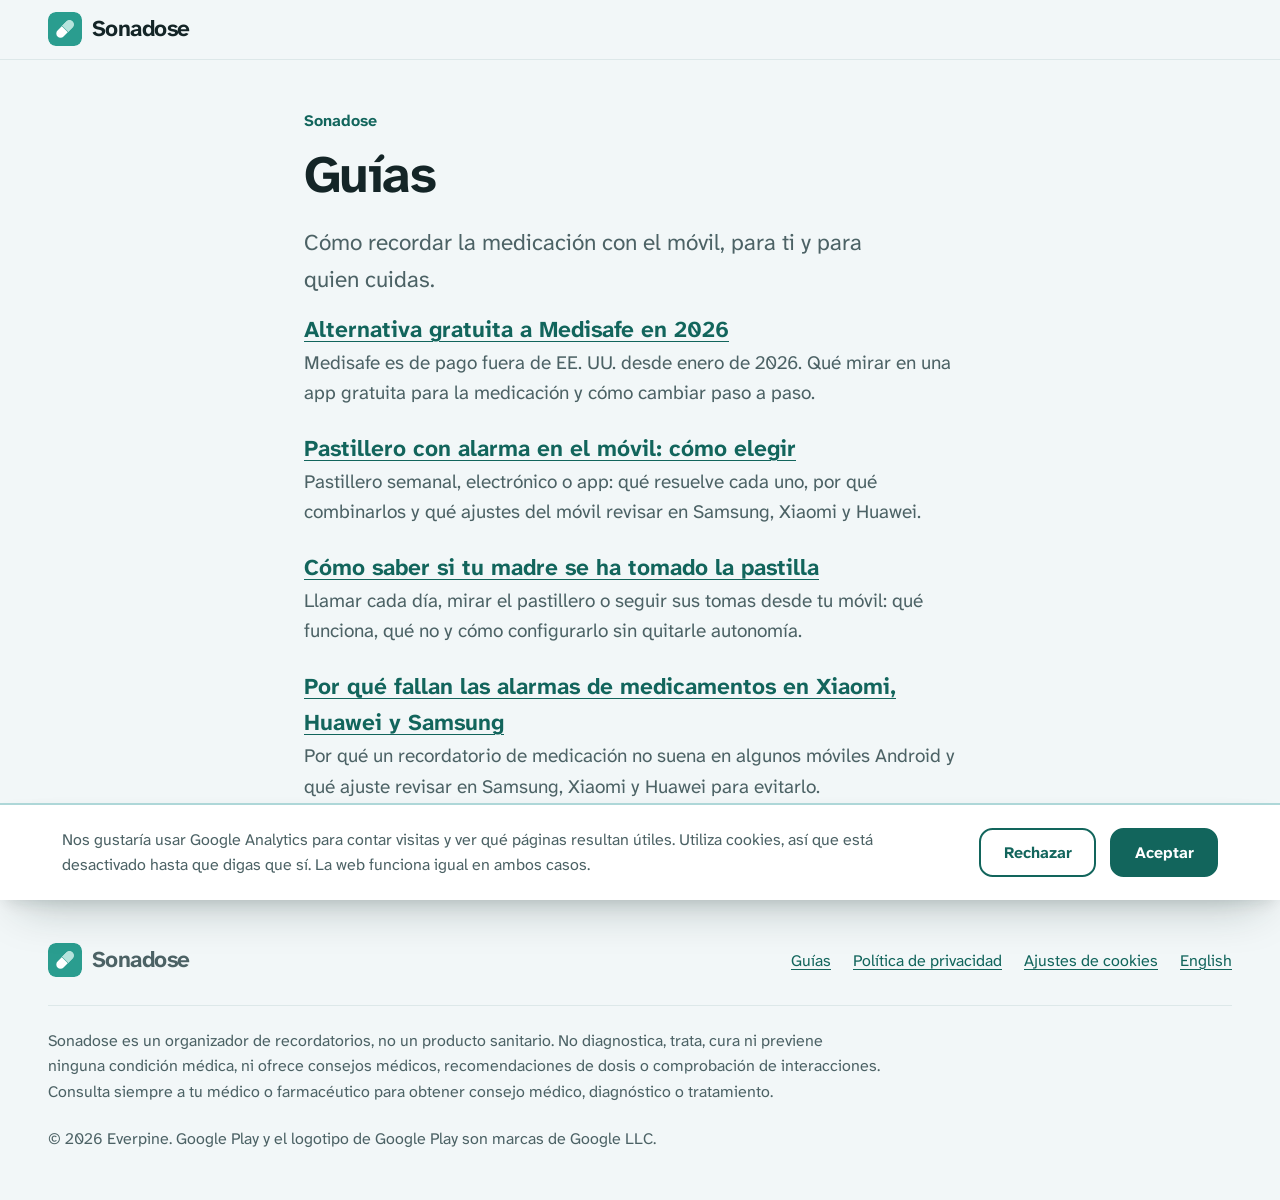
<file: es/guias/index.html>
<!doctype html>
<html lang="es">
<head>
<meta charset="utf-8">
<meta name="viewport" content="width=device-width, initial-scale=1">
<title>Guías | Sonadose</title>
<meta name="description" content="Guías de Sonadose: pastillero con alarma en el móvil, alternativas gratuitas y recordatorios para la familia.">
<link rel="canonical" href="https://sonadose.com/es/guias/">
<link rel="alternate" hreflang="es" href="https://sonadose.com/es/guias/">
<link rel="alternate" hreflang="en" href="https://sonadose.com/guides/">
<link rel="alternate" hreflang="x-default" href="https://sonadose.com/guides/">
<meta property="og:type" content="article">
<meta property="og:site_name" content="Sonadose">
<meta property="og:locale" content="es">
<meta property="og:url" content="https://sonadose.com/es/guias/">
<meta property="og:title" content="Guías | Sonadose">
<meta property="og:description" content="Guías de Sonadose: pastillero con alarma en el móvil, alternativas gratuitas y recordatorios para la familia.">
<meta property="og:image" content="https://sonadose.com/img/og-es.jpg">
<meta name="twitter:card" content="summary_large_image">
<link rel="icon" href="/img/mark.svg" type="image/svg+xml">
<link rel="apple-touch-icon" href="/img/apple-touch-icon.png">
<meta name="theme-color" content="#2a9d8f">
<link rel="preload" href="/fonts/atkinson-hyperlegible-next-latin.woff2" as="font" type="font/woff2" crossorigin>
<link rel="stylesheet" href="/css/site.css">
</head>
<body>
<a class="skip-link" href="#main">Saltar al contenido</a>

<header class="site-header">
  <div class="wrap">
    <a class="brand" href="/es/">
      <img src="/img/mark.svg" alt="" width="34" height="34">
      <span>Sonadose</span>
    </a>
  </div>
</header>

<main id="main">
  <article class="wrap article">
    <p class="article__eyebrow">Sonadose</p>
    <h1>Guías</h1>
    <p class="article__lead">
      Cómo recordar la medicación con el móvil, para ti y para quien cuidas.
    </p>
    <ul class="guide-list">
      <li>
        <a href="/es/guias/alternativa-gratuita-medisafe/">Alternativa gratuita a Medisafe en 2026</a>
        <p>Medisafe es de pago fuera de EE. UU. desde enero de 2026. Qué mirar en una app gratuita para la medicación y cómo cambiar paso a paso.</p>
      </li>
      <li>
        <a href="/es/guias/pastillero-con-alarma-movil/">Pastillero con alarma en el móvil: cómo elegir</a>
        <p>Pastillero semanal, electrónico o app: qué resuelve cada uno, por qué combinarlos y qué ajustes del móvil revisar en Samsung, Xiaomi y Huawei.</p>
      </li>
      <li>
        <a href="/es/guias/saber-si-tu-madre-se-tomo-la-pastilla/">Cómo saber si tu madre se ha tomado la pastilla</a>
        <p>Llamar cada día, mirar el pastillero o seguir sus tomas desde tu móvil: qué funciona, qué no y cómo configurarlo sin quitarle autonomía.</p>
      </li>
      <li>
        <a href="/es/guias/alarmas-medicamentos-xiaomi-huawei-samsung/">Por qué fallan las alarmas de medicamentos en Xiaomi, Huawei y Samsung</a>
        <p>Por qué un recordatorio de medicación no suena en algunos móviles Android y qué ajuste revisar en Samsung, Xiaomi y Huawei para evitarlo.</p>
      </li>
    </ul>
  </article>
</main>

<footer class="site-footer">
  <div class="wrap">
    <div class="site-footer__top">
      <a class="brand" href="/es/">
        <img src="/img/mark.svg" alt="" width="34" height="34">
        <span>Sonadose</span>
      </a>
      <nav aria-label="Pie de página">
        <ul>
          <li><a href="/es/guias/">Guías</a></li>
          <li><a href="https://lepiloff.github.io/dosebuddy-legal/privacy.html" rel="noopener">Política de privacidad</a></li>
          <li><a href="#consent" data-consent-reopen>Ajustes de cookies</a></li>
          <li><a href="/" hreflang="en" lang="en">English</a></li>
        </ul>
      </nav>
    </div>
    <p class="disclaimer">
      Sonadose es un organizador de recordatorios, no un producto sanitario. No diagnostica, trata, cura ni previene ninguna condición médica, ni ofrece consejos médicos, recomendaciones de dosis o comprobación de interacciones. Consulta siempre a tu médico o farmacéutico para obtener consejo médico, diagnóstico o tratamiento.
    </p>
    <p class="colophon">
      © 2026 Everpine. Google Play y el logotipo de Google Play son marcas de Google LLC.
    </p>
  </div>
</footer>

<aside class="consent" id="consent" hidden aria-label="Consentimiento de cookies">
  <div class="wrap consent__inner">
    <p id="consent-text">
      Nos gustaría usar Google Analytics para contar visitas y ver qué páginas resultan útiles. Utiliza cookies, así que está desactivado hasta que digas que sí. La web funciona igual en ambos casos.
    </p>
    <div class="consent__actions">
      <button class="btn" type="button" data-consent="denied">Rechazar</button>
      <button class="btn btn--solid" type="button" data-consent="granted">Aceptar</button>
    </div>
  </div>
</aside>

<script src="/js/consent.js" defer></script>
<script src="/js/ui.js" defer></script>
</body>
</html>
</file>
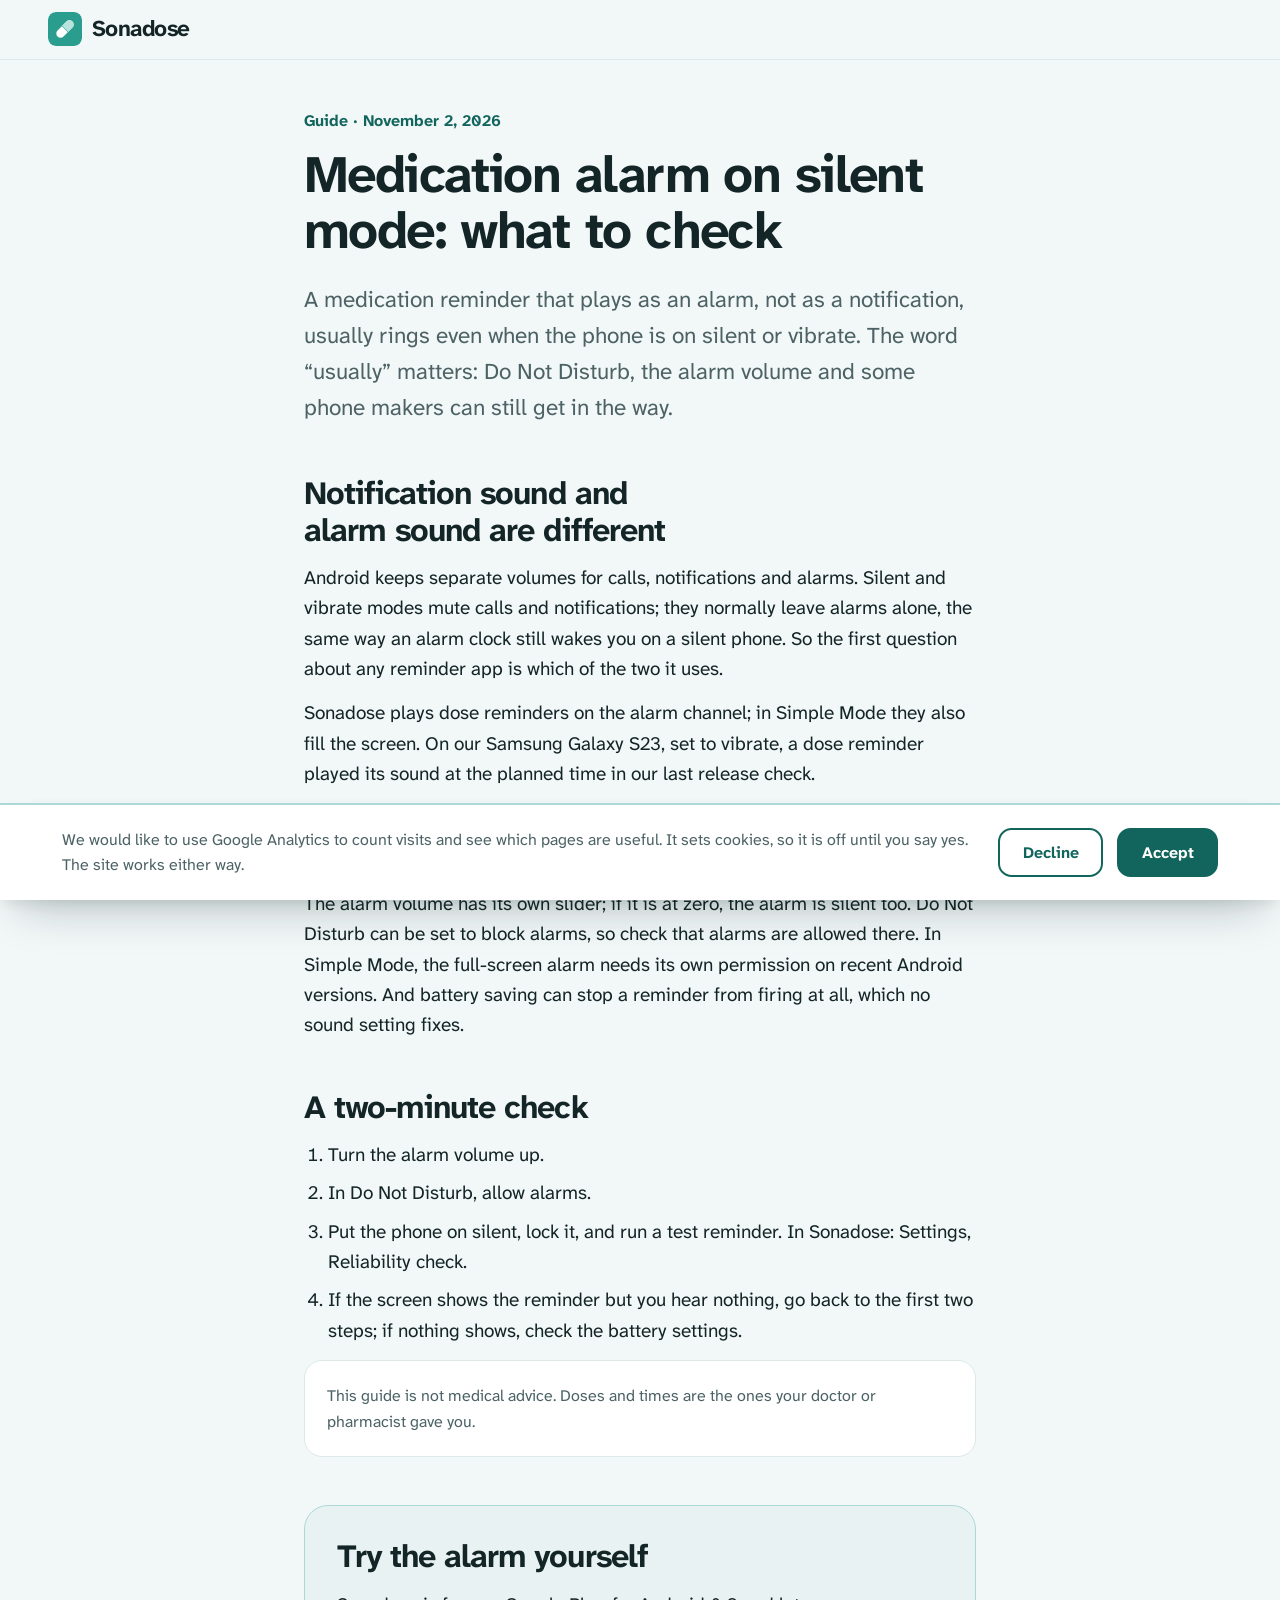
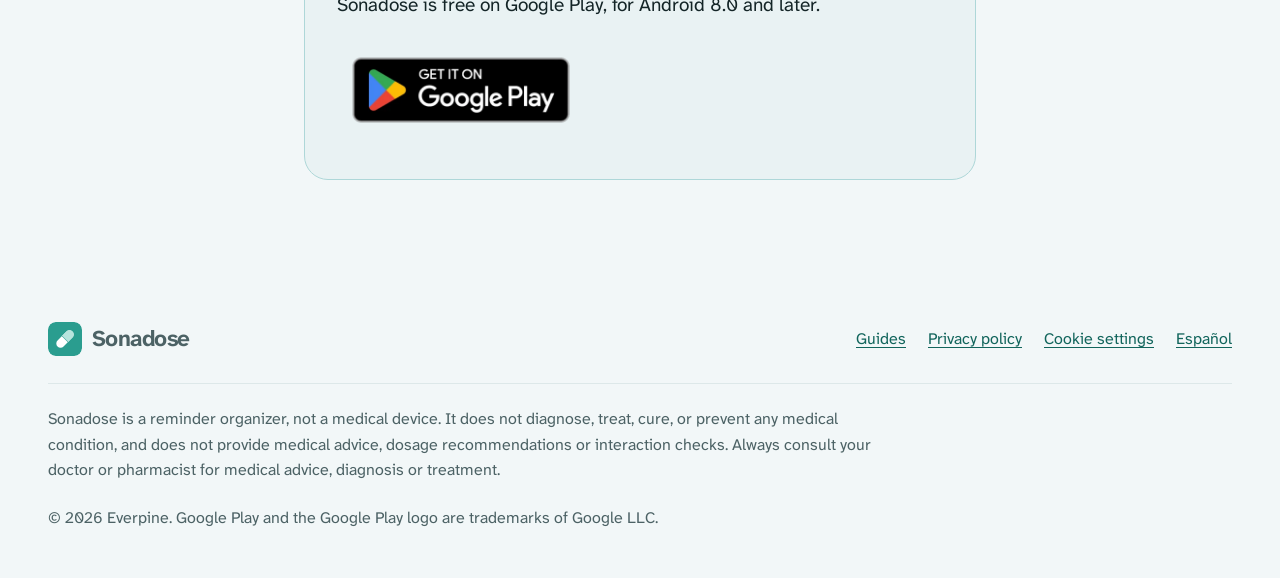
<file: guides/medication-alarm-silent-mode/index.html>
<!doctype html>
<html lang="en">
<head>
<meta charset="utf-8">
<meta name="viewport" content="width=device-width, initial-scale=1">
<title>Medication alarm on silent mode: what to check | Sonadose</title>
<meta name="description" content="Will a medication reminder ring when the phone is on silent? Usually, if it plays as an alarm. What to check so it does.">
<link rel="canonical" href="https://sonadose.com/guides/medication-alarm-silent-mode/">
<meta property="og:type" content="article">
<meta property="og:site_name" content="Sonadose">
<meta property="og:locale" content="en">
<meta property="og:url" content="https://sonadose.com/guides/medication-alarm-silent-mode/">
<meta property="og:title" content="Medication alarm on silent mode: what to check | Sonadose">
<meta property="og:description" content="Will a medication reminder ring when the phone is on silent? Usually, if it plays as an alarm. What to check so it does.">
<meta property="og:image" content="https://sonadose.com/img/og-en.jpg">
<meta name="twitter:card" content="summary_large_image">
<link rel="icon" href="/img/mark.svg" type="image/svg+xml">
<link rel="apple-touch-icon" href="/img/apple-touch-icon.png">
<meta name="theme-color" content="#2a9d8f">
<link rel="preload" href="/fonts/atkinson-hyperlegible-next-latin.woff2" as="font" type="font/woff2" crossorigin>
<link rel="stylesheet" href="/css/site.css">
<script type="application/ld+json">
{
  "@context": "https://schema.org",
  "@type": "Article",
  "headline": "Medication alarm on silent mode: what to check",
  "description": "Will a medication reminder ring when the phone is on silent? Usually, if it plays as an alarm. What to check so it does.",
  "inLanguage": "en",
  "datePublished": "2026-11-02",
  "dateModified": "2026-11-02",
  "author": {
    "@type": "Organization",
    "name": "Everpine"
  },
  "publisher": {
    "@type": "Organization",
    "name": "Everpine"
  },
  "mainEntityOfPage": "https://sonadose.com/guides/medication-alarm-silent-mode/"
}
</script>
</head>
<body>
<a class="skip-link" href="#main">Skip to content</a>

<header class="site-header">
  <div class="wrap">
    <a class="brand" href="/">
      <img src="/img/mark.svg" alt="" width="34" height="34">
      <span>Sonadose</span>
    </a>
  </div>
</header>

<main id="main">
  <article class="wrap article">
    <p class="article__eyebrow">Guide · November 2, 2026</p>
    <h1>Medication alarm on silent mode: what to check</h1>
    <p class="article__lead">
      A medication reminder that plays as an alarm, not as a notification,
      usually rings even when the phone is on silent or vibrate. The word
      “usually” matters: Do Not Disturb, the alarm volume and some phone makers
      can still get in the way.
    </p>

    <h2>Notification sound and alarm sound are different</h2>
    <p>
      Android keeps separate volumes for calls, notifications and alarms. Silent
      and vibrate modes mute calls and notifications; they normally leave alarms
      alone, the same way an alarm clock still wakes you on a silent phone. So the
      first question about any reminder app is which of the two it uses.
    </p>
    <p>
      Sonadose plays dose reminders on the alarm channel; in Simple Mode they
      also fill the screen. On our Samsung Galaxy S23, set to vibrate, a dose reminder played
      its sound at the planned time in our last release check.
    </p>

    <h2>What can still silence it</h2>
    <p>
      The alarm volume has its own slider; if it is at zero, the alarm is silent
      too. Do Not Disturb can be set to block alarms, so check that alarms are
      allowed there. In Simple Mode, the full-screen alarm needs its own
      permission on recent Android versions. And battery saving can stop a reminder from firing at all,
      which no sound setting fixes.
    </p>

    <h2>A two-minute check</h2>
    <ol>
      <li>Turn the alarm volume up.</li>
      <li>In Do Not Disturb, allow alarms.</li>
      <li>Put the phone on silent, lock it, and run a test reminder. In Sonadose:
        Settings, Reliability check.</li>
      <li>If the screen shows the reminder but you hear nothing, go back to the
        first two steps; if nothing shows, check the battery settings.</li>
    </ol>

    <p class="article__note">
      This guide is not medical advice. Doses and times are the ones your doctor
      or pharmacist gave you.
    </p>

    <aside class="article__cta">
      <h2>Try the alarm yourself</h2>
      <p>Sonadose is free on Google Play, for Android 8.0 and later.</p>
      <a class="play-badge" href="https://play.google.com/store/apps/details?id=com.everpine.dosebuddy&amp;referrer=utm_source%3Dsonadose.com%26utm_medium%3Darticle%26utm_campaign%3Den_silent_mode" rel="noopener">
        <img src="/img/badges/en.webp" alt="Get it on Google Play" width="512" height="198">
      </a>
    </aside>
  </article>
</main>

<footer class="site-footer">
  <div class="wrap">
    <div class="site-footer__top">
      <a class="brand" href="/">
        <img src="/img/mark.svg" alt="" width="34" height="34">
        <span>Sonadose</span>
      </a>
      <nav aria-label="Footer">
        <ul>
          <li><a href="/guides/">Guides</a></li>
          <li><a href="https://lepiloff.github.io/dosebuddy-legal/privacy.html" rel="noopener">Privacy policy</a></li>
          <li><a href="#consent" data-consent-reopen>Cookie settings</a></li>
          <li><a href="/es/" hreflang="es" lang="es">Español</a></li>
        </ul>
      </nav>
    </div>
    <p class="disclaimer">
      Sonadose is a reminder organizer, not a medical device. It does not diagnose, treat, cure, or prevent any medical condition, and does not provide medical advice, dosage recommendations or interaction checks. Always consult your doctor or pharmacist for medical advice, diagnosis or treatment.
    </p>
    <p class="colophon">
      © 2026 Everpine. Google Play and the Google Play logo are trademarks of Google LLC.
    </p>
  </div>
</footer>

<aside class="consent" id="consent" hidden aria-label="Cookie consent">
  <div class="wrap consent__inner">
    <p id="consent-text">
      We would like to use Google Analytics to count visits and see which pages are useful. It sets cookies, so it is off until you say yes. The site works either way.
    </p>
    <div class="consent__actions">
      <button class="btn" type="button" data-consent="denied">Decline</button>
      <button class="btn btn--solid" type="button" data-consent="granted">Accept</button>
    </div>
  </div>
</aside>

<script src="/js/consent.js" defer></script>
<script src="/js/ui.js" defer></script>
</body>
</html>
</file>
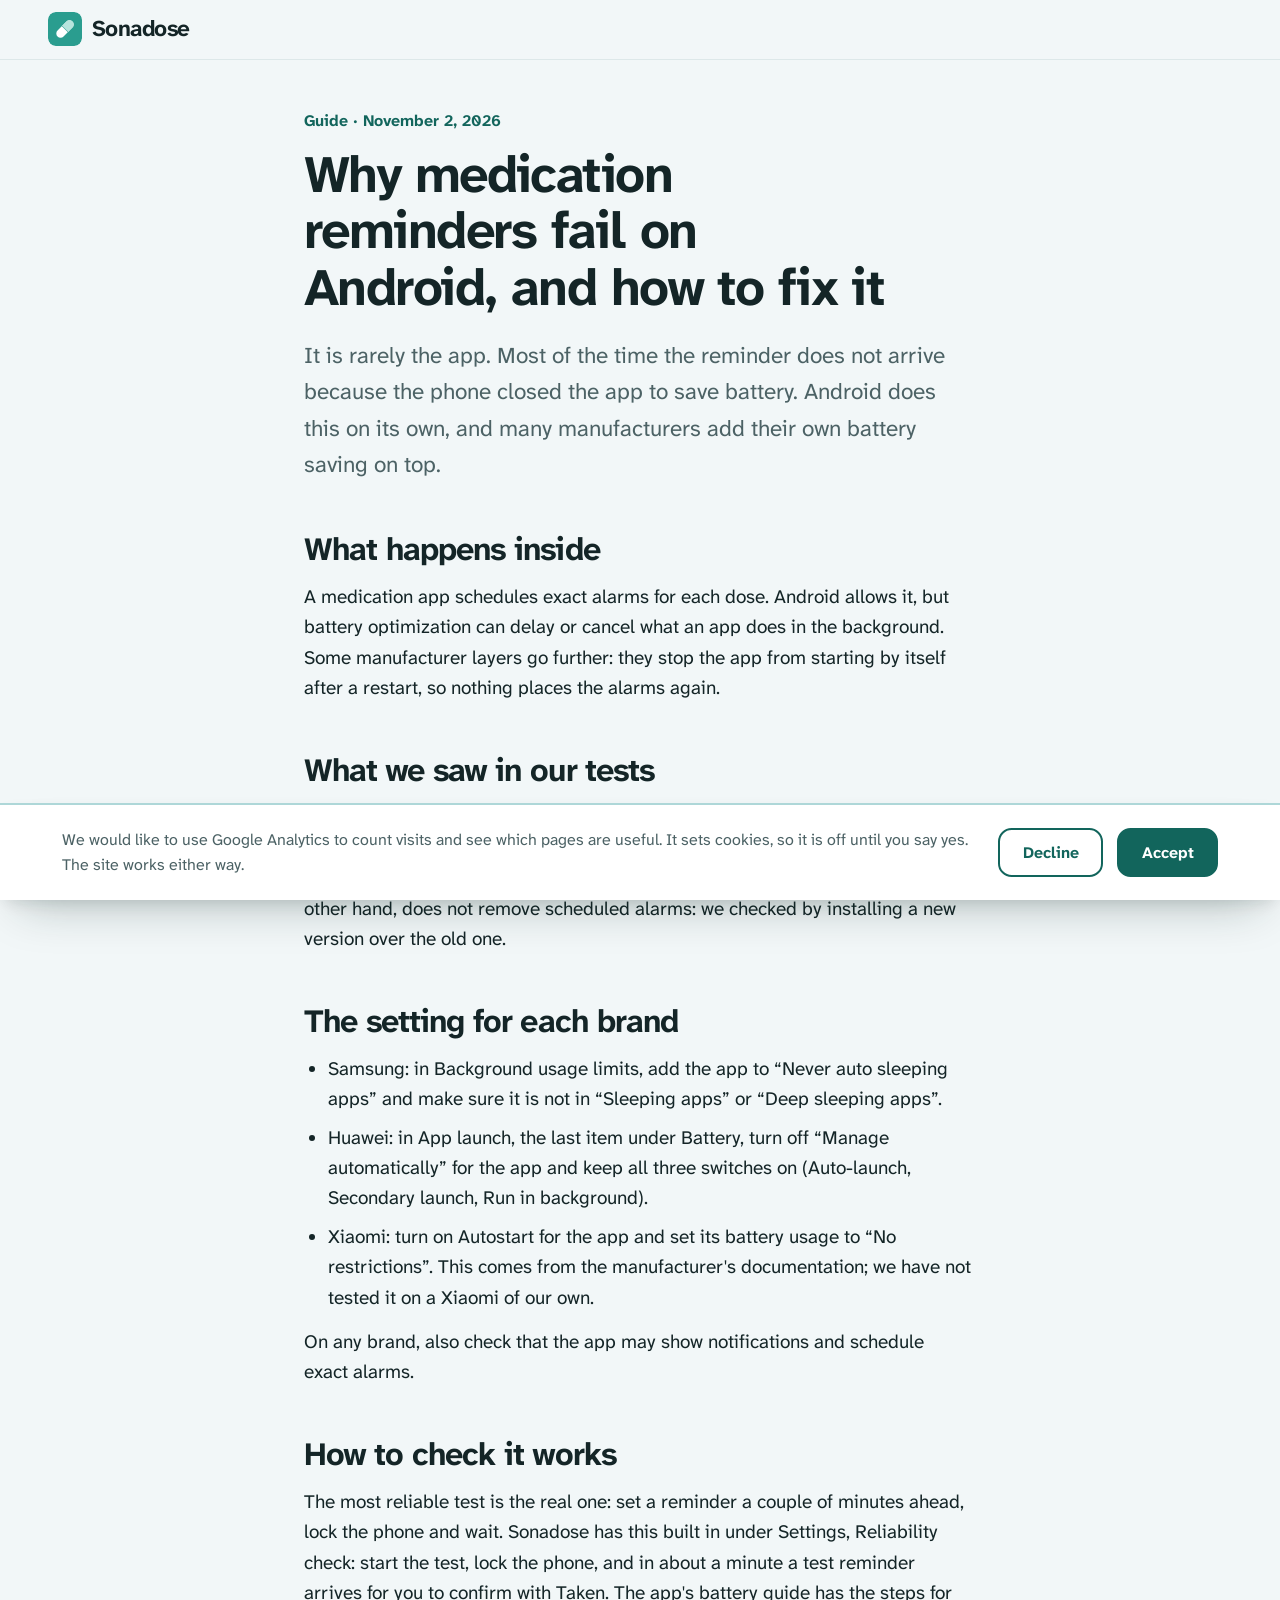
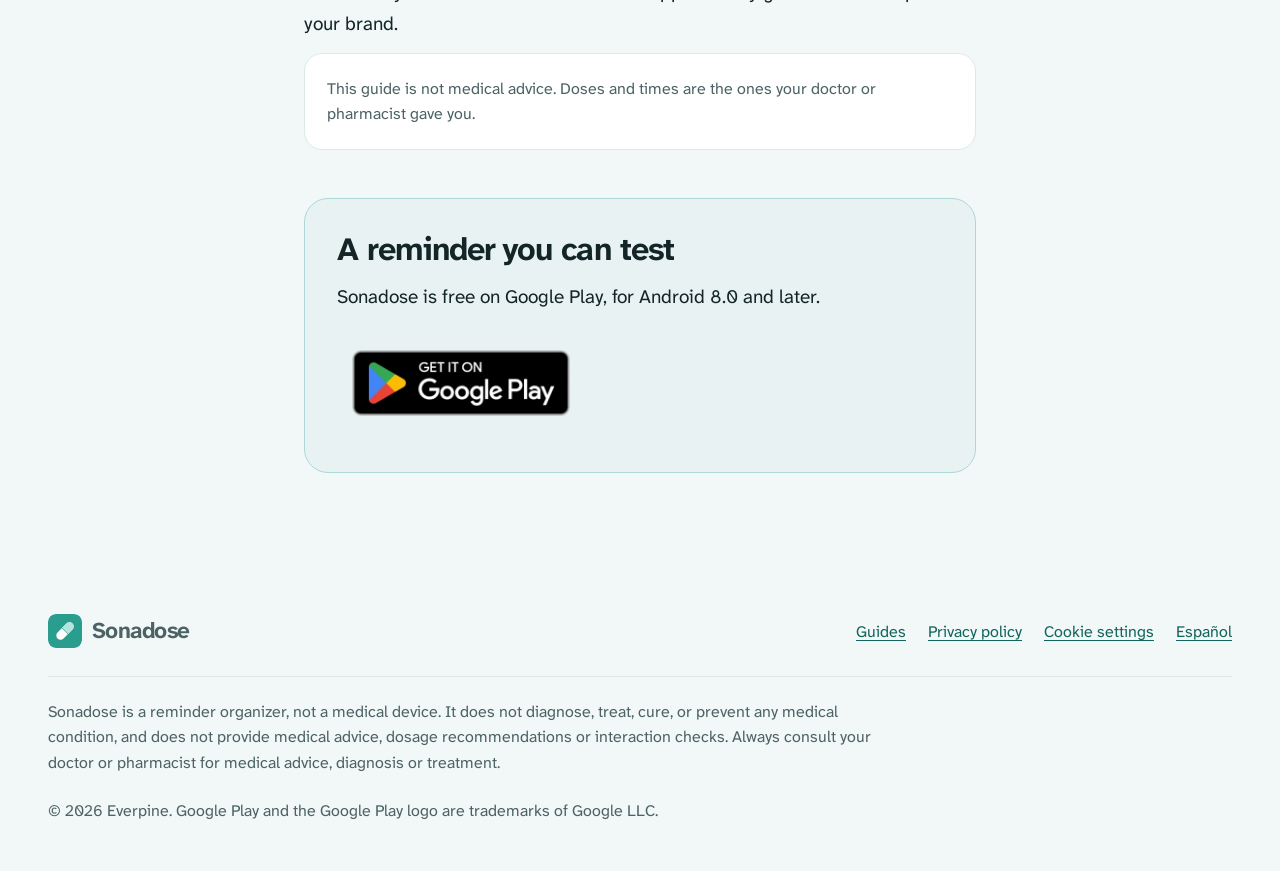
<file: guides/medication-reminders-not-working-android/index.html>
<!doctype html>
<html lang="en">
<head>
<meta charset="utf-8">
<meta name="viewport" content="width=device-width, initial-scale=1">
<title>Why medication reminders fail on Android | Sonadose</title>
<meta name="description" content="Why a medication reminder does not go off on some Android phones, and which setting to check on Samsung, Xiaomi and Huawei.">
<link rel="canonical" href="https://sonadose.com/guides/medication-reminders-not-working-android/">
<link rel="alternate" hreflang="en" href="https://sonadose.com/guides/medication-reminders-not-working-android/">
<link rel="alternate" hreflang="es" href="https://sonadose.com/es/guias/alarmas-medicamentos-xiaomi-huawei-samsung/">
<link rel="alternate" hreflang="x-default" href="https://sonadose.com/guides/medication-reminders-not-working-android/">
<meta property="og:type" content="article">
<meta property="og:site_name" content="Sonadose">
<meta property="og:locale" content="en">
<meta property="og:url" content="https://sonadose.com/guides/medication-reminders-not-working-android/">
<meta property="og:title" content="Why medication reminders fail on Android | Sonadose">
<meta property="og:description" content="Why a medication reminder does not go off on some Android phones, and which setting to check on Samsung, Xiaomi and Huawei.">
<meta property="og:image" content="https://sonadose.com/img/og-en.jpg">
<meta name="twitter:card" content="summary_large_image">
<link rel="icon" href="/img/mark.svg" type="image/svg+xml">
<link rel="apple-touch-icon" href="/img/apple-touch-icon.png">
<meta name="theme-color" content="#2a9d8f">
<link rel="preload" href="/fonts/atkinson-hyperlegible-next-latin.woff2" as="font" type="font/woff2" crossorigin>
<link rel="stylesheet" href="/css/site.css">
<script type="application/ld+json">
{
  "@context": "https://schema.org",
  "@type": "Article",
  "headline": "Why medication reminders fail on Android",
  "description": "Why a medication reminder does not go off on some Android phones, and which setting to check on Samsung, Xiaomi and Huawei.",
  "inLanguage": "en",
  "datePublished": "2026-11-02",
  "dateModified": "2026-11-02",
  "author": {
    "@type": "Organization",
    "name": "Everpine"
  },
  "publisher": {
    "@type": "Organization",
    "name": "Everpine"
  },
  "mainEntityOfPage": "https://sonadose.com/guides/medication-reminders-not-working-android/"
}
</script>
</head>
<body>
<a class="skip-link" href="#main">Skip to content</a>

<header class="site-header">
  <div class="wrap">
    <a class="brand" href="/">
      <img src="/img/mark.svg" alt="" width="34" height="34">
      <span>Sonadose</span>
    </a>
  </div>
</header>

<main id="main">
  <article class="wrap article">
    <p class="article__eyebrow">Guide · November 2, 2026</p>
    <h1>Why medication reminders fail on Android, and how to fix it</h1>
    <p class="article__lead">
      It is rarely the app. Most of the time the reminder does not arrive because
      the phone closed the app to save battery. Android does this on its own, and
      many manufacturers add their own battery saving on top.
    </p>

    <h2>What happens inside</h2>
    <p>
      A medication app schedules exact alarms for each dose. Android allows it,
      but battery optimization can delay or cancel what an app does in the
      background. Some manufacturer layers go further: they stop the app from
      starting by itself after a restart, so nothing places the alarms again.
    </p>

    <h2>What we saw in our tests</h2>
    <p>
      We test Sonadose on a Huawei Nova 5T and a Samsung Galaxy S23. On the
      Huawei, if the app is not set to manual in App launch, it stops reminding
      after a restart. With the setting in place, the alarms come back. Updating
      the app, on the other hand, does not remove scheduled alarms: we checked by
      installing a new version over the old one.
    </p>

    <h2>The setting for each brand</h2>
    <ul>
      <li>Samsung: in Background usage limits, add the app to “Never auto
        sleeping apps” and make sure it is not in “Sleeping apps” or “Deep
        sleeping apps”.</li>
      <li>Huawei: in App launch, the last item under Battery, turn off “Manage
        automatically” for the app and keep all three switches on (Auto-launch,
        Secondary launch, Run in background).</li>
      <li>Xiaomi: turn on Autostart for the app and set its battery usage to “No
        restrictions”. This comes from the manufacturer's documentation; we have
        not tested it on a Xiaomi of our own.</li>
    </ul>
    <p>
      On any brand, also check that the app may show notifications and schedule
      exact alarms.
    </p>

    <h2>How to check it works</h2>
    <p>
      The most reliable test is the real one: set a reminder a couple of minutes
      ahead, lock the phone and wait. Sonadose has this built in under Settings,
      Reliability check: start the test, lock the phone, and in about a minute a
      test reminder arrives for you to confirm with Taken. The app's battery guide
      has the steps for your brand.
    </p>

    <p class="article__note">
      This guide is not medical advice. Doses and times are the ones your doctor
      or pharmacist gave you.
    </p>

    <aside class="article__cta">
      <h2>A reminder you can test</h2>
      <p>Sonadose is free on Google Play, for Android 8.0 and later.</p>
      <a class="play-badge" href="https://play.google.com/store/apps/details?id=com.everpine.dosebuddy&amp;referrer=utm_source%3Dsonadose.com%26utm_medium%3Darticle%26utm_campaign%3Den_reminders_not_working" rel="noopener">
        <img src="/img/badges/en.webp" alt="Get it on Google Play" width="512" height="198">
      </a>
    </aside>
  </article>
</main>

<footer class="site-footer">
  <div class="wrap">
    <div class="site-footer__top">
      <a class="brand" href="/">
        <img src="/img/mark.svg" alt="" width="34" height="34">
        <span>Sonadose</span>
      </a>
      <nav aria-label="Footer">
        <ul>
          <li><a href="/guides/">Guides</a></li>
          <li><a href="https://lepiloff.github.io/dosebuddy-legal/privacy.html" rel="noopener">Privacy policy</a></li>
          <li><a href="#consent" data-consent-reopen>Cookie settings</a></li>
          <li><a href="/es/" hreflang="es" lang="es">Español</a></li>
        </ul>
      </nav>
    </div>
    <p class="disclaimer">
      Sonadose is a reminder organizer, not a medical device. It does not diagnose, treat, cure, or prevent any medical condition, and does not provide medical advice, dosage recommendations or interaction checks. Always consult your doctor or pharmacist for medical advice, diagnosis or treatment.
    </p>
    <p class="colophon">
      © 2026 Everpine. Google Play and the Google Play logo are trademarks of Google LLC.
    </p>
  </div>
</footer>

<aside class="consent" id="consent" hidden aria-label="Cookie consent">
  <div class="wrap consent__inner">
    <p id="consent-text">
      We would like to use Google Analytics to count visits and see which pages are useful. It sets cookies, so it is off until you say yes. The site works either way.
    </p>
    <div class="consent__actions">
      <button class="btn" type="button" data-consent="denied">Decline</button>
      <button class="btn btn--solid" type="button" data-consent="granted">Accept</button>
    </div>
  </div>
</aside>

<script src="/js/consent.js" defer></script>
<script src="/js/ui.js" defer></script>
</body>
</html>
</file>
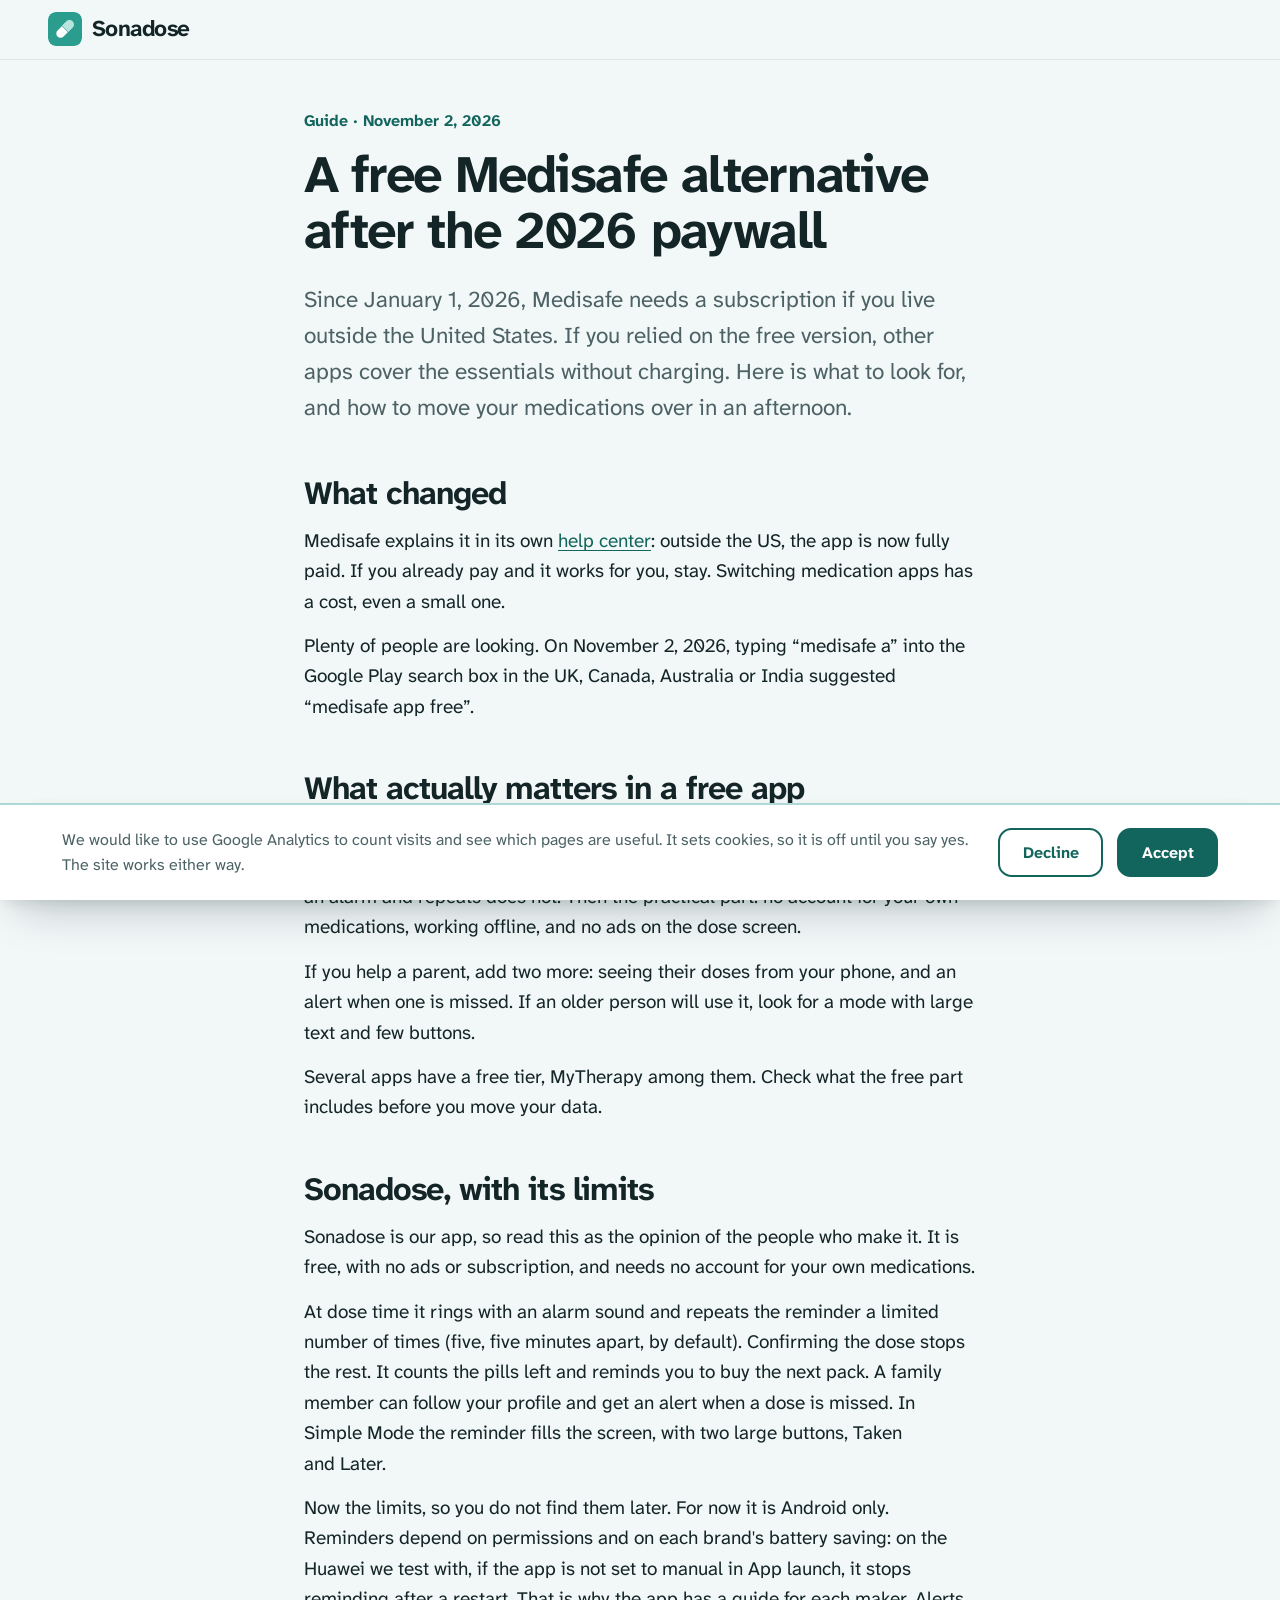
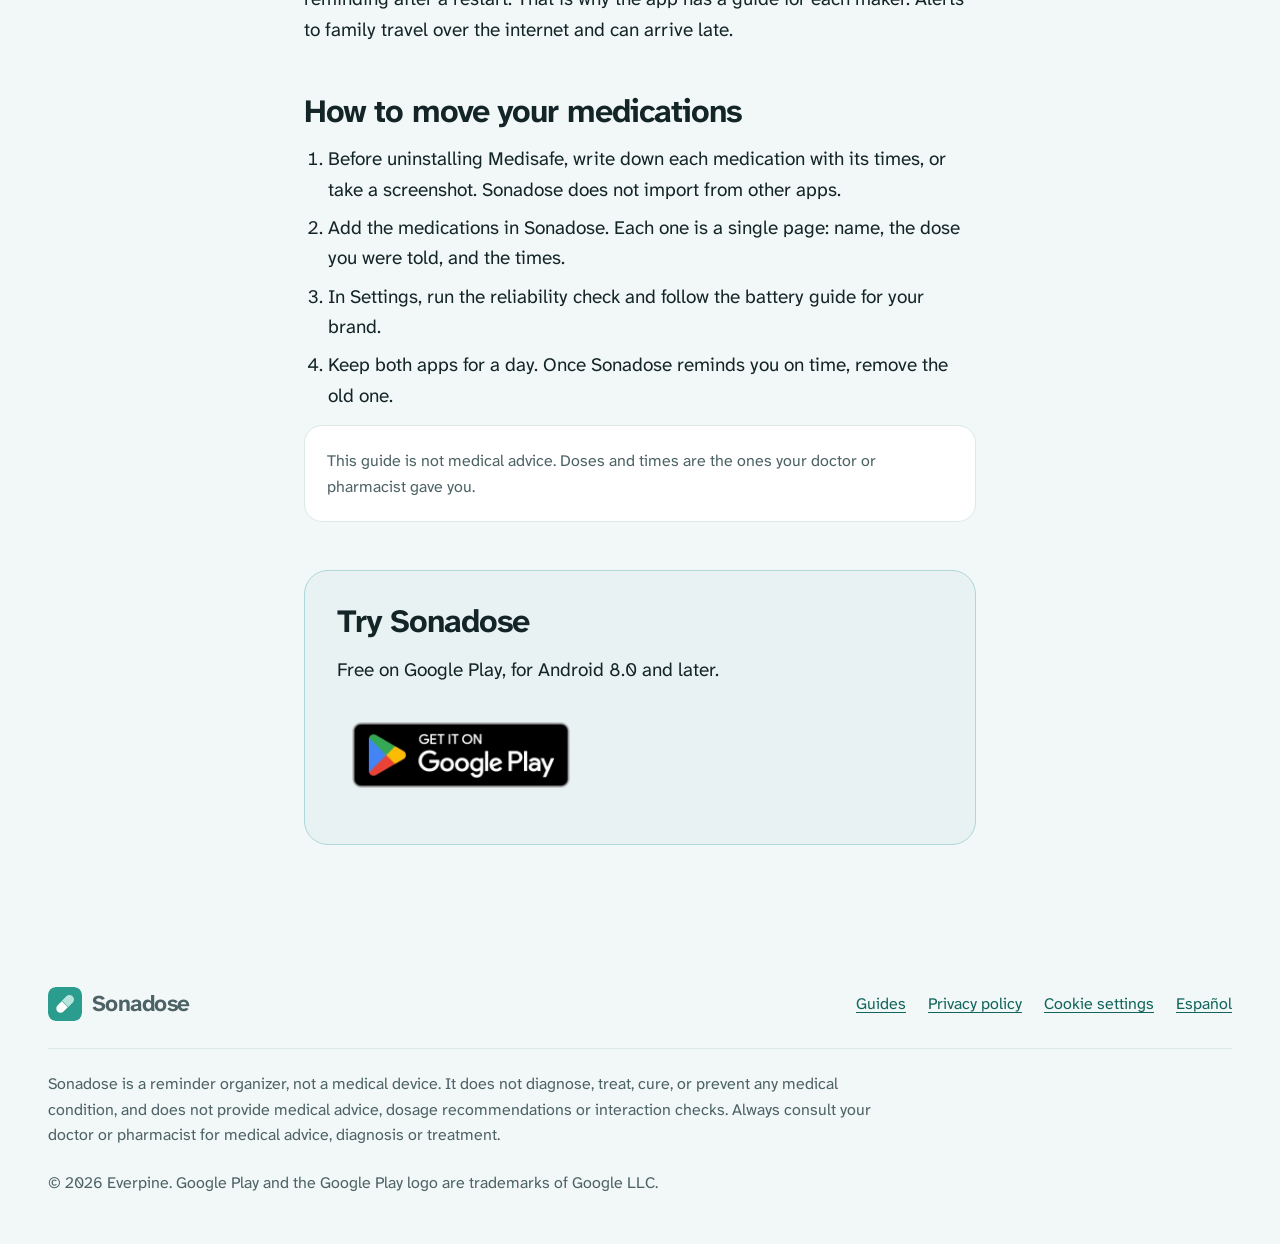
<file: guides/medisafe-alternative/index.html>
<!doctype html>
<html lang="en">
<head>
<meta charset="utf-8">
<meta name="viewport" content="width=device-width, initial-scale=1">
<title>Free Medisafe alternative after the 2026 paywall | Sonadose</title>
<meta name="description" content="Medisafe is subscription-only outside the US since January 2026. What to look for in a free medication reminder and how to switch.">
<link rel="canonical" href="https://sonadose.com/guides/medisafe-alternative/">
<link rel="alternate" hreflang="en" href="https://sonadose.com/guides/medisafe-alternative/">
<link rel="alternate" hreflang="es" href="https://sonadose.com/es/guias/alternativa-gratuita-medisafe/">
<link rel="alternate" hreflang="x-default" href="https://sonadose.com/guides/medisafe-alternative/">
<meta property="og:type" content="article">
<meta property="og:site_name" content="Sonadose">
<meta property="og:locale" content="en">
<meta property="og:url" content="https://sonadose.com/guides/medisafe-alternative/">
<meta property="og:title" content="Free Medisafe alternative after the 2026 paywall | Sonadose">
<meta property="og:description" content="Medisafe is subscription-only outside the US since January 2026. What to look for in a free medication reminder and how to switch.">
<meta property="og:image" content="https://sonadose.com/img/og-en.jpg">
<meta name="twitter:card" content="summary_large_image">
<link rel="icon" href="/img/mark.svg" type="image/svg+xml">
<link rel="apple-touch-icon" href="/img/apple-touch-icon.png">
<meta name="theme-color" content="#2a9d8f">
<link rel="preload" href="/fonts/atkinson-hyperlegible-next-latin.woff2" as="font" type="font/woff2" crossorigin>
<link rel="stylesheet" href="/css/site.css">
<script type="application/ld+json">
{
  "@context": "https://schema.org",
  "@type": "Article",
  "headline": "A free Medisafe alternative after the 2026 paywall",
  "description": "Medisafe is subscription-only outside the US since January 2026. What to look for in a free medication reminder and how to switch.",
  "inLanguage": "en",
  "datePublished": "2026-11-02",
  "dateModified": "2026-11-02",
  "author": {
    "@type": "Organization",
    "name": "Everpine"
  },
  "publisher": {
    "@type": "Organization",
    "name": "Everpine"
  },
  "mainEntityOfPage": "https://sonadose.com/guides/medisafe-alternative/"
}
</script>
</head>
<body>
<a class="skip-link" href="#main">Skip to content</a>

<header class="site-header">
  <div class="wrap">
    <a class="brand" href="/">
      <img src="/img/mark.svg" alt="" width="34" height="34">
      <span>Sonadose</span>
    </a>
  </div>
</header>

<main id="main">
  <article class="wrap article">
    <p class="article__eyebrow">Guide · November 2, 2026</p>
    <h1>A free Medisafe alternative after the 2026 paywall</h1>
    <p class="article__lead">
      Since January 1, 2026, Medisafe needs a subscription if you live outside
      the United States. If you relied on the free version, other apps cover the
      essentials without charging. Here is what to look for, and how to move
      your medications over in an afternoon.
    </p>

    <h2>What changed</h2>
    <p>
      Medisafe explains it in its own
      <a href="https://help-center.medisafe.com/en/articles/13052285-medisafe-is-now-a-fully-paid-app-for-users-outside-the-u-s" rel="noopener">help center</a>: outside the US,
      the app is now fully paid. If you already pay and it works for you, stay.
      Switching medication apps has a cost, even a small one.
    </p>
    <p>
      Plenty of people are looking. On November 2, 2026, typing “medisafe a” into
      the Google Play search box in the UK, Canada, Australia or India suggested
      “medisafe app free”.
    </p>

    <h2>What actually matters in a free app</h2>
    <p>
      Feature lists look alike. What separates apps is what happens at dose time.
      A small notification gets swiped away without a thought; a reminder that
      rings like an alarm and repeats does not. Then the practical part: no account for
      your own medications, working offline, and no ads on the dose screen.
    </p>
    <p>
      If you help a parent, add two more: seeing their doses from your phone, and
      an alert when one is missed. If an older person will use it, look for a
      mode with large text and few buttons.
    </p>
    <p>
      Several apps have a free tier, MyTherapy among them. Check what the free
      part includes before you move your data.
    </p>

    <h2>Sonadose, with its limits</h2>
    <p>
      Sonadose is our app, so read this as the opinion of the people who make
      it. It is free, with no ads or subscription, and needs no account for your
      own medications.
    </p>
    <p>
      At dose time it rings with an alarm sound and repeats the reminder a
      limited number of times (five, five minutes apart, by default). Confirming
      the dose stops the rest. It counts the pills left and reminds you to buy the next pack. A
      family member can follow your profile and get an alert when a dose is
      missed. In Simple Mode the reminder fills the screen, with two large
      buttons, Taken and Later.
    </p>
    <p>
      Now the limits, so you do not find them later. For now it is Android only.
      Reminders depend on permissions and on each brand's battery saving: on the
      Huawei we test with, if the app is not set to manual in App launch, it stops
      reminding after a restart. That is why the app has a guide for each maker.
      Alerts to family travel over the internet and can arrive late.
    </p>

    <h2>How to move your medications</h2>
    <ol>
      <li>Before uninstalling Medisafe, write down each medication with its times,
        or take a screenshot. Sonadose does not import from other apps.</li>
      <li>Add the medications in Sonadose. Each one is a single page: name, the
        dose you were told, and the times.</li>
      <li>In Settings, run the reliability check and follow the battery guide for
        your brand.</li>
      <li>Keep both apps for a day. Once Sonadose reminds you on time, remove the
        old one.</li>
    </ol>

    <p class="article__note">
      This guide is not medical advice. Doses and times are the ones your doctor
      or pharmacist gave you.
    </p>

    <aside class="article__cta">
      <h2>Try Sonadose</h2>
      <p>Free on Google Play, for Android 8.0 and later.</p>
      <a class="play-badge" href="https://play.google.com/store/apps/details?id=com.everpine.dosebuddy&amp;referrer=utm_source%3Dsonadose.com%26utm_medium%3Darticle%26utm_campaign%3Den_medisafe_alternative" rel="noopener">
        <img src="/img/badges/en.webp" alt="Get it on Google Play" width="512" height="198">
      </a>
    </aside>
  </article>
</main>

<footer class="site-footer">
  <div class="wrap">
    <div class="site-footer__top">
      <a class="brand" href="/">
        <img src="/img/mark.svg" alt="" width="34" height="34">
        <span>Sonadose</span>
      </a>
      <nav aria-label="Footer">
        <ul>
          <li><a href="/guides/">Guides</a></li>
          <li><a href="https://lepiloff.github.io/dosebuddy-legal/privacy.html" rel="noopener">Privacy policy</a></li>
          <li><a href="#consent" data-consent-reopen>Cookie settings</a></li>
          <li><a href="/es/" hreflang="es" lang="es">Español</a></li>
        </ul>
      </nav>
    </div>
    <p class="disclaimer">
      Sonadose is a reminder organizer, not a medical device. It does not diagnose, treat, cure, or prevent any medical condition, and does not provide medical advice, dosage recommendations or interaction checks. Always consult your doctor or pharmacist for medical advice, diagnosis or treatment.
    </p>
    <p class="colophon">
      © 2026 Everpine. Google Play and the Google Play logo are trademarks of Google LLC.
    </p>
  </div>
</footer>

<aside class="consent" id="consent" hidden aria-label="Cookie consent">
  <div class="wrap consent__inner">
    <p id="consent-text">
      We would like to use Google Analytics to count visits and see which pages are useful. It sets cookies, so it is off until you say yes. The site works either way.
    </p>
    <div class="consent__actions">
      <button class="btn" type="button" data-consent="denied">Decline</button>
      <button class="btn btn--solid" type="button" data-consent="granted">Accept</button>
    </div>
  </div>
</aside>

<script src="/js/consent.js" defer></script>
<script src="/js/ui.js" defer></script>
</body>
</html>
</file>
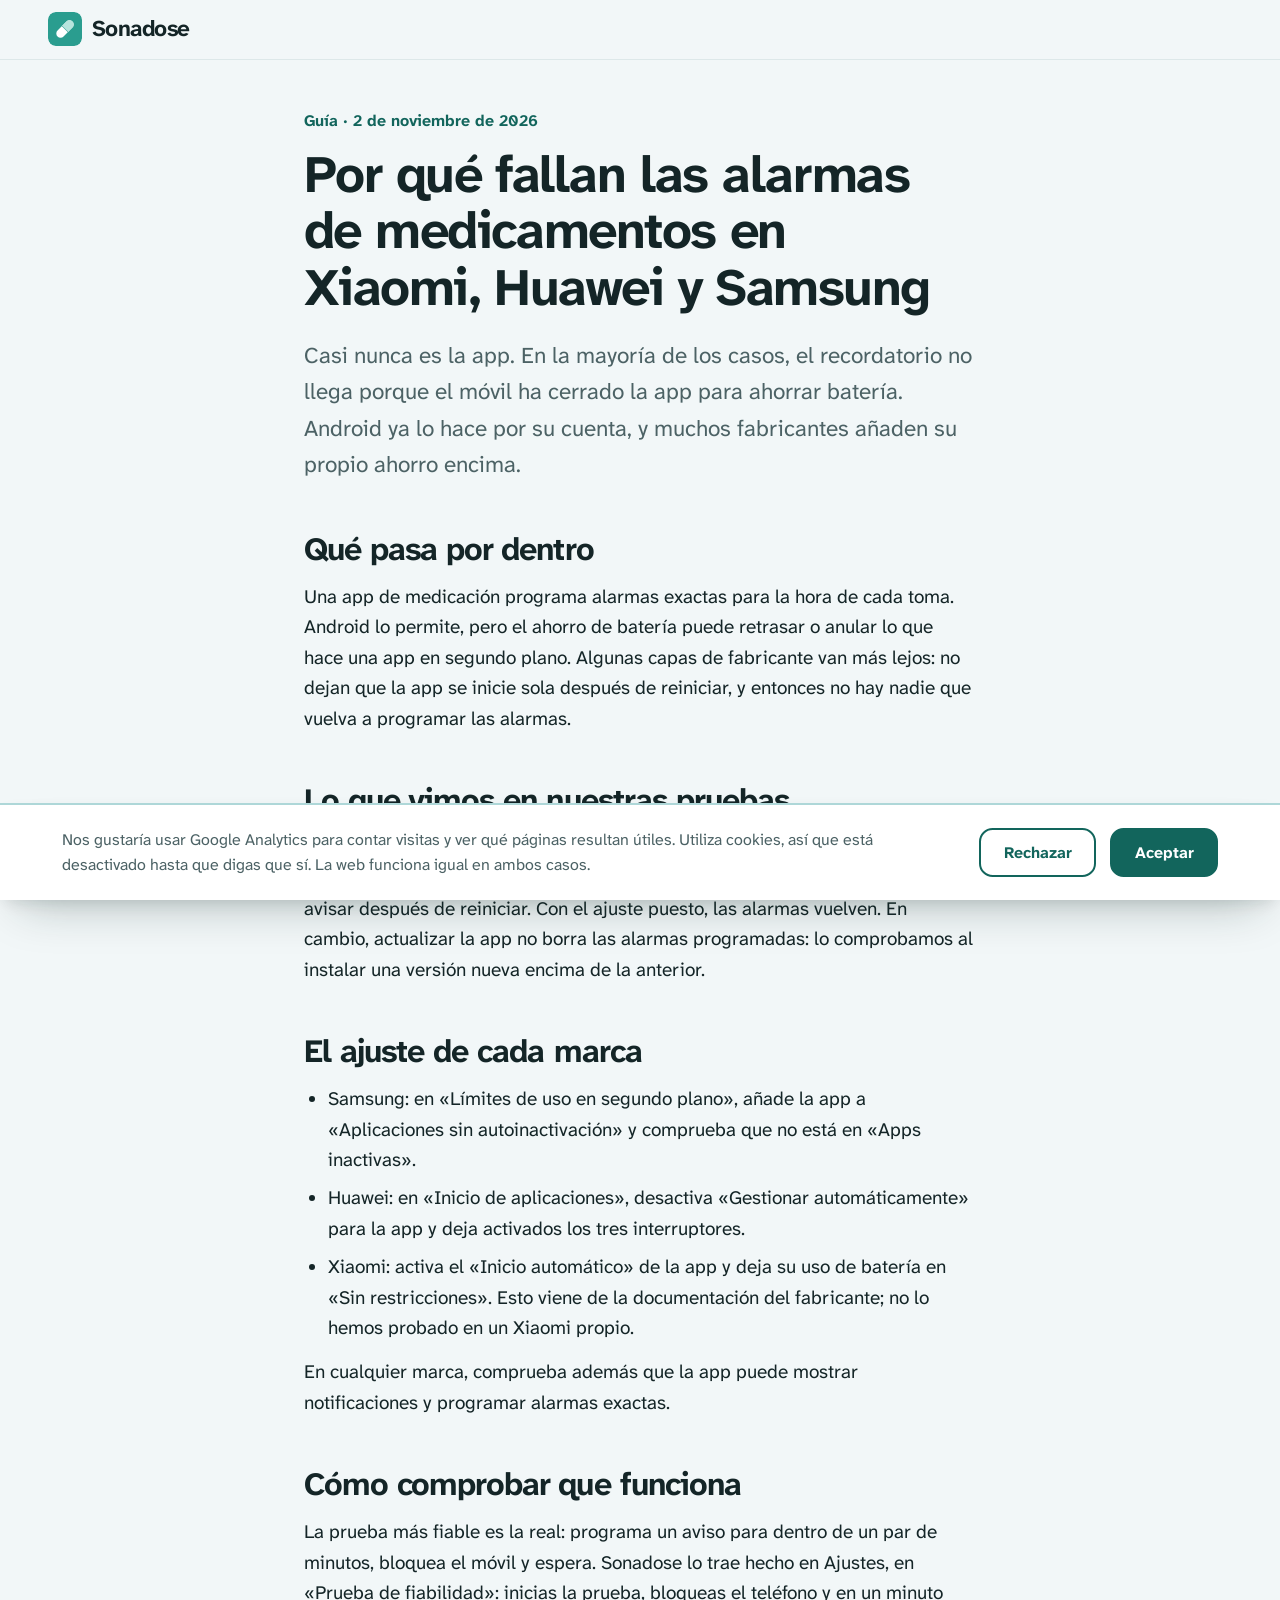
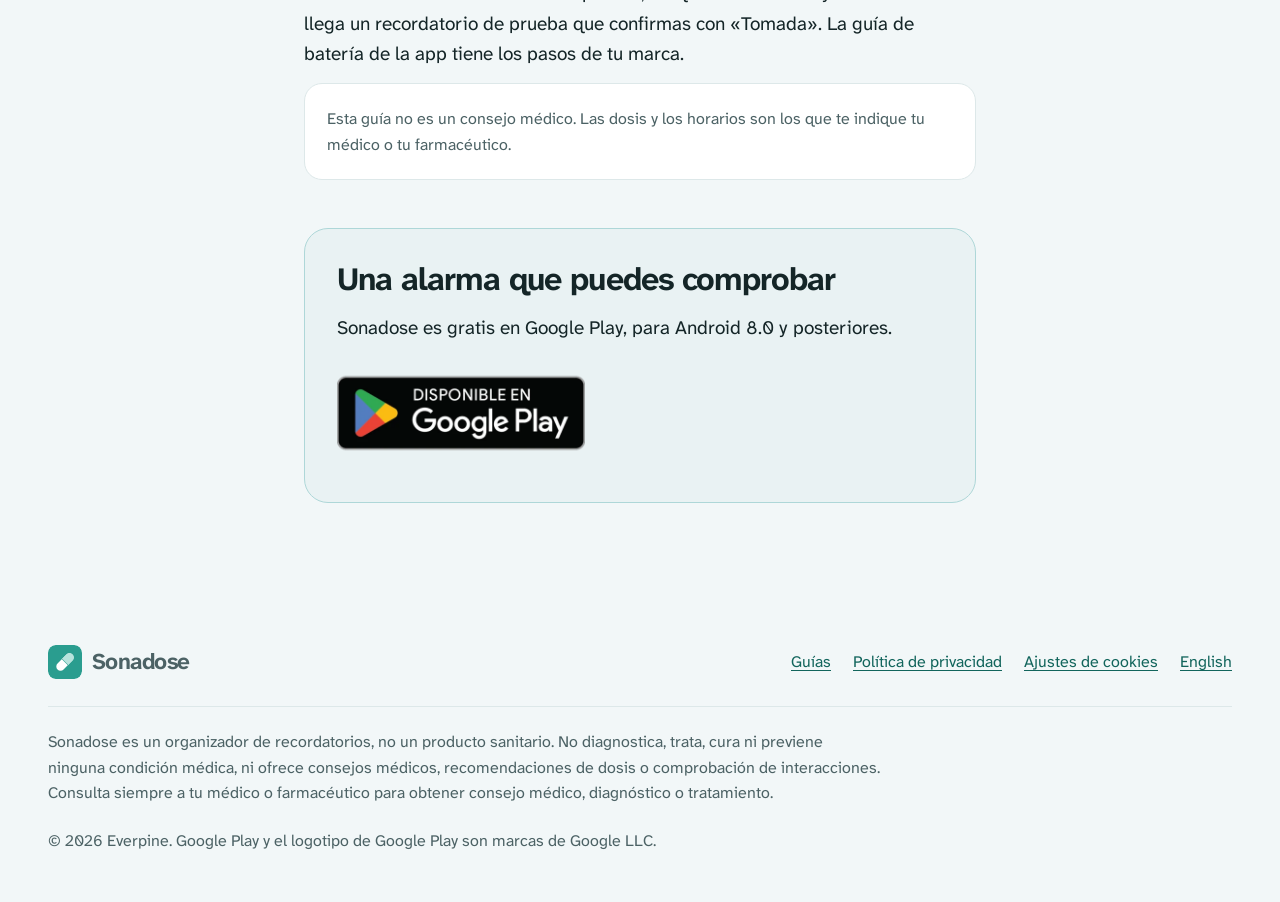
<file: es/guias/alarmas-medicamentos-xiaomi-huawei-samsung/index.html>
<!doctype html>
<html lang="es">
<head>
<meta charset="utf-8">
<meta name="viewport" content="width=device-width, initial-scale=1">
<title>Alarmas de medicamentos que fallan en Android | Sonadose</title>
<meta name="description" content="Por qué un recordatorio de medicación no suena en algunos móviles Android y qué ajuste revisar en Samsung, Xiaomi y Huawei para evitarlo.">
<link rel="canonical" href="https://sonadose.com/es/guias/alarmas-medicamentos-xiaomi-huawei-samsung/">
<link rel="alternate" hreflang="es" href="https://sonadose.com/es/guias/alarmas-medicamentos-xiaomi-huawei-samsung/">
<link rel="alternate" hreflang="en" href="https://sonadose.com/guides/medication-reminders-not-working-android/">
<link rel="alternate" hreflang="x-default" href="https://sonadose.com/guides/medication-reminders-not-working-android/">
<meta property="og:type" content="article">
<meta property="og:site_name" content="Sonadose">
<meta property="og:locale" content="es">
<meta property="og:url" content="https://sonadose.com/es/guias/alarmas-medicamentos-xiaomi-huawei-samsung/">
<meta property="og:title" content="Alarmas de medicamentos que fallan en Android | Sonadose">
<meta property="og:description" content="Por qué un recordatorio de medicación no suena en algunos móviles Android y qué ajuste revisar en Samsung, Xiaomi y Huawei para evitarlo.">
<meta property="og:image" content="https://sonadose.com/img/og-es.jpg">
<meta name="twitter:card" content="summary_large_image">
<link rel="icon" href="/img/mark.svg" type="image/svg+xml">
<link rel="apple-touch-icon" href="/img/apple-touch-icon.png">
<meta name="theme-color" content="#2a9d8f">
<link rel="preload" href="/fonts/atkinson-hyperlegible-next-latin.woff2" as="font" type="font/woff2" crossorigin>
<link rel="stylesheet" href="/css/site.css">
<script type="application/ld+json">
{
  "@context": "https://schema.org",
  "@type": "Article",
  "headline": "Por qué fallan las alarmas de medicamentos en Xiaomi, Huawei y Samsung",
  "description": "Por qué un recordatorio de medicación no suena en algunos móviles Android y qué ajuste revisar en Samsung, Xiaomi y Huawei para evitarlo.",
  "inLanguage": "es",
  "datePublished": "2026-11-02",
  "dateModified": "2026-11-02",
  "author": {
    "@type": "Organization",
    "name": "Everpine"
  },
  "publisher": {
    "@type": "Organization",
    "name": "Everpine"
  },
  "mainEntityOfPage": "https://sonadose.com/es/guias/alarmas-medicamentos-xiaomi-huawei-samsung/"
}
</script>
</head>
<body>
<a class="skip-link" href="#main">Saltar al contenido</a>

<header class="site-header">
  <div class="wrap">
    <a class="brand" href="/es/">
      <img src="/img/mark.svg" alt="" width="34" height="34">
      <span>Sonadose</span>
    </a>
  </div>
</header>

<main id="main">
  <article class="wrap article">
    <p class="article__eyebrow">Guía · 2 de noviembre de 2026</p>
    <h1>Por qué fallan las alarmas de medicamentos en Xiaomi, Huawei y Samsung</h1>
    <p class="article__lead">
      Casi nunca es la app. En la mayoría de los casos, el recordatorio no llega
      porque el móvil ha cerrado la app para ahorrar batería. Android ya lo hace
      por su cuenta, y muchos fabricantes añaden su propio ahorro encima.
    </p>

    <h2>Qué pasa por dentro</h2>
    <p>
      Una app de medicación programa alarmas exactas para la hora de cada toma.
      Android lo permite, pero el ahorro de batería puede retrasar o anular lo
      que hace una app en segundo plano. Algunas capas de fabricante van más
      lejos: no dejan que la app se inicie sola después de reiniciar, y entonces
      no hay nadie que vuelva a programar las alarmas.
    </p>

    <h2>Lo que vimos en nuestras pruebas</h2>
    <p>
      Probamos Sonadose en un Huawei Nova 5T y en un Samsung Galaxy S23. En el
      Huawei, si la app no está en «Inicio de aplicaciones» en modo manual, deja
      de avisar después de reiniciar. Con el ajuste puesto, las alarmas vuelven.
      En cambio, actualizar la app no borra las alarmas programadas: lo
      comprobamos al instalar una versión nueva encima de la anterior.
    </p>

    <h2>El ajuste de cada marca</h2>
    <ul>
      <li>Samsung: en «Límites de uso en segundo plano», añade la app a
        «Aplicaciones sin autoinactivación» y comprueba que no está en «Apps
        inactivas».</li>
      <li>Huawei: en «Inicio de aplicaciones», desactiva «Gestionar
        automáticamente» para la app y deja activados los tres interruptores.</li>
      <li>Xiaomi: activa el «Inicio automático» de la app y deja su uso de
        batería en «Sin restricciones». Esto viene de la documentación del
        fabricante; no lo hemos probado en un Xiaomi propio.</li>
    </ul>
    <p>
      En cualquier marca, comprueba además que la app puede mostrar
      notificaciones y programar alarmas exactas.
    </p>

    <h2>Cómo comprobar que funciona</h2>
    <p>
      La prueba más fiable es la real: programa un aviso para dentro de un par de
      minutos, bloquea el móvil y espera. Sonadose lo trae hecho en Ajustes, en
      «Prueba de fiabilidad»: inicias la prueba, bloqueas el teléfono y en un
      minuto llega un recordatorio de prueba que confirmas con «Tomada». La guía
      de batería de la app tiene los pasos de tu marca.
    </p>

    <p class="article__note">
      Esta guía no es un consejo médico. Las dosis y los horarios son los que te
      indique tu médico o tu farmacéutico.
    </p>

    <aside class="article__cta">
      <h2>Una alarma que puedes comprobar</h2>
      <p>Sonadose es gratis en Google Play, para Android 8.0 y posteriores.</p>
      <a class="play-badge" href="https://play.google.com/store/apps/details?id=com.everpine.dosebuddy&amp;referrer=utm_source%3Dsonadose.com%26utm_medium%3Darticle%26utm_campaign%3Des_alarmas_fallan" rel="noopener">
        <img src="/img/badges/es.webp" alt="Disponible en Google Play" width="512" height="198">
      </a>
    </aside>
  </article>
</main>

<footer class="site-footer">
  <div class="wrap">
    <div class="site-footer__top">
      <a class="brand" href="/es/">
        <img src="/img/mark.svg" alt="" width="34" height="34">
        <span>Sonadose</span>
      </a>
      <nav aria-label="Pie de página">
        <ul>
          <li><a href="/es/guias/">Guías</a></li>
          <li><a href="https://lepiloff.github.io/dosebuddy-legal/privacy.html" rel="noopener">Política de privacidad</a></li>
          <li><a href="#consent" data-consent-reopen>Ajustes de cookies</a></li>
          <li><a href="/" hreflang="en" lang="en">English</a></li>
        </ul>
      </nav>
    </div>
    <p class="disclaimer">
      Sonadose es un organizador de recordatorios, no un producto sanitario. No diagnostica, trata, cura ni previene ninguna condición médica, ni ofrece consejos médicos, recomendaciones de dosis o comprobación de interacciones. Consulta siempre a tu médico o farmacéutico para obtener consejo médico, diagnóstico o tratamiento.
    </p>
    <p class="colophon">
      © 2026 Everpine. Google Play y el logotipo de Google Play son marcas de Google LLC.
    </p>
  </div>
</footer>

<aside class="consent" id="consent" hidden aria-label="Consentimiento de cookies">
  <div class="wrap consent__inner">
    <p id="consent-text">
      Nos gustaría usar Google Analytics para contar visitas y ver qué páginas resultan útiles. Utiliza cookies, así que está desactivado hasta que digas que sí. La web funciona igual en ambos casos.
    </p>
    <div class="consent__actions">
      <button class="btn" type="button" data-consent="denied">Rechazar</button>
      <button class="btn btn--solid" type="button" data-consent="granted">Aceptar</button>
    </div>
  </div>
</aside>

<script src="/js/consent.js" defer></script>
<script src="/js/ui.js" defer></script>
</body>
</html>
</file>
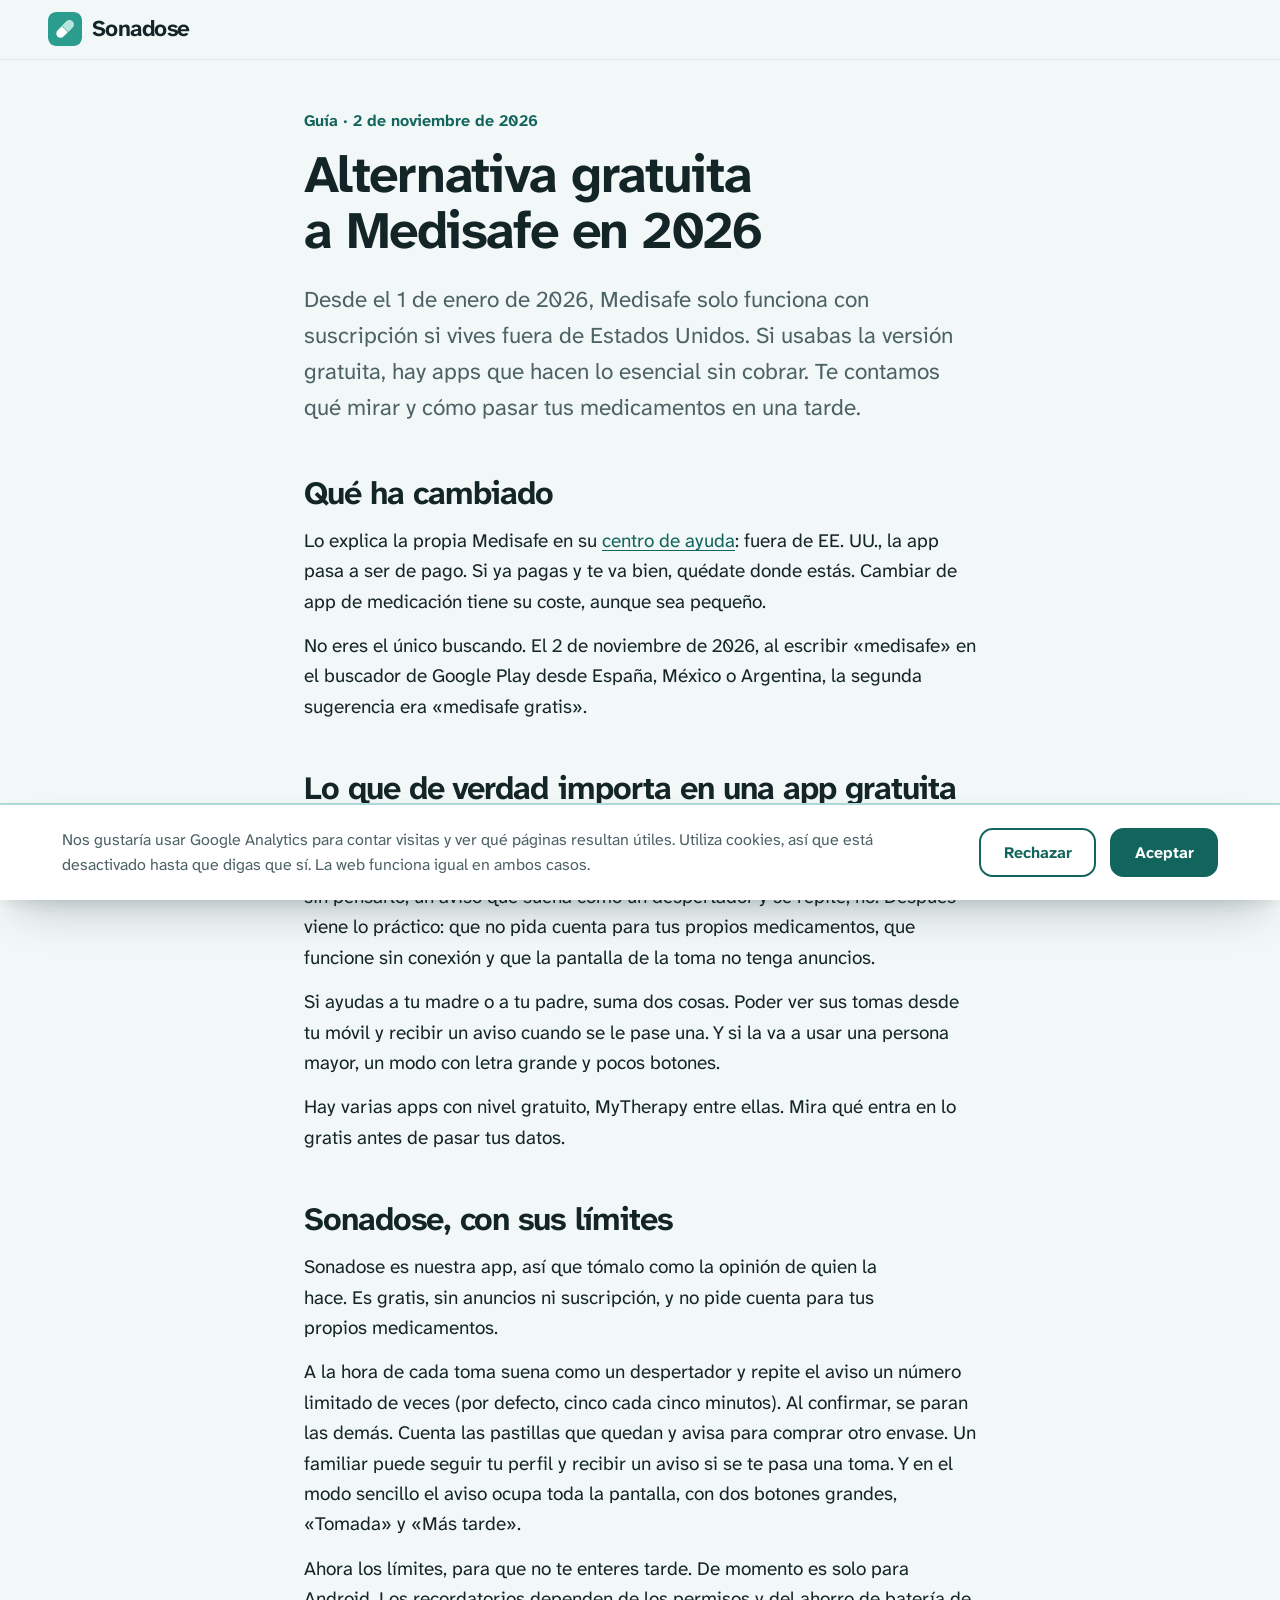
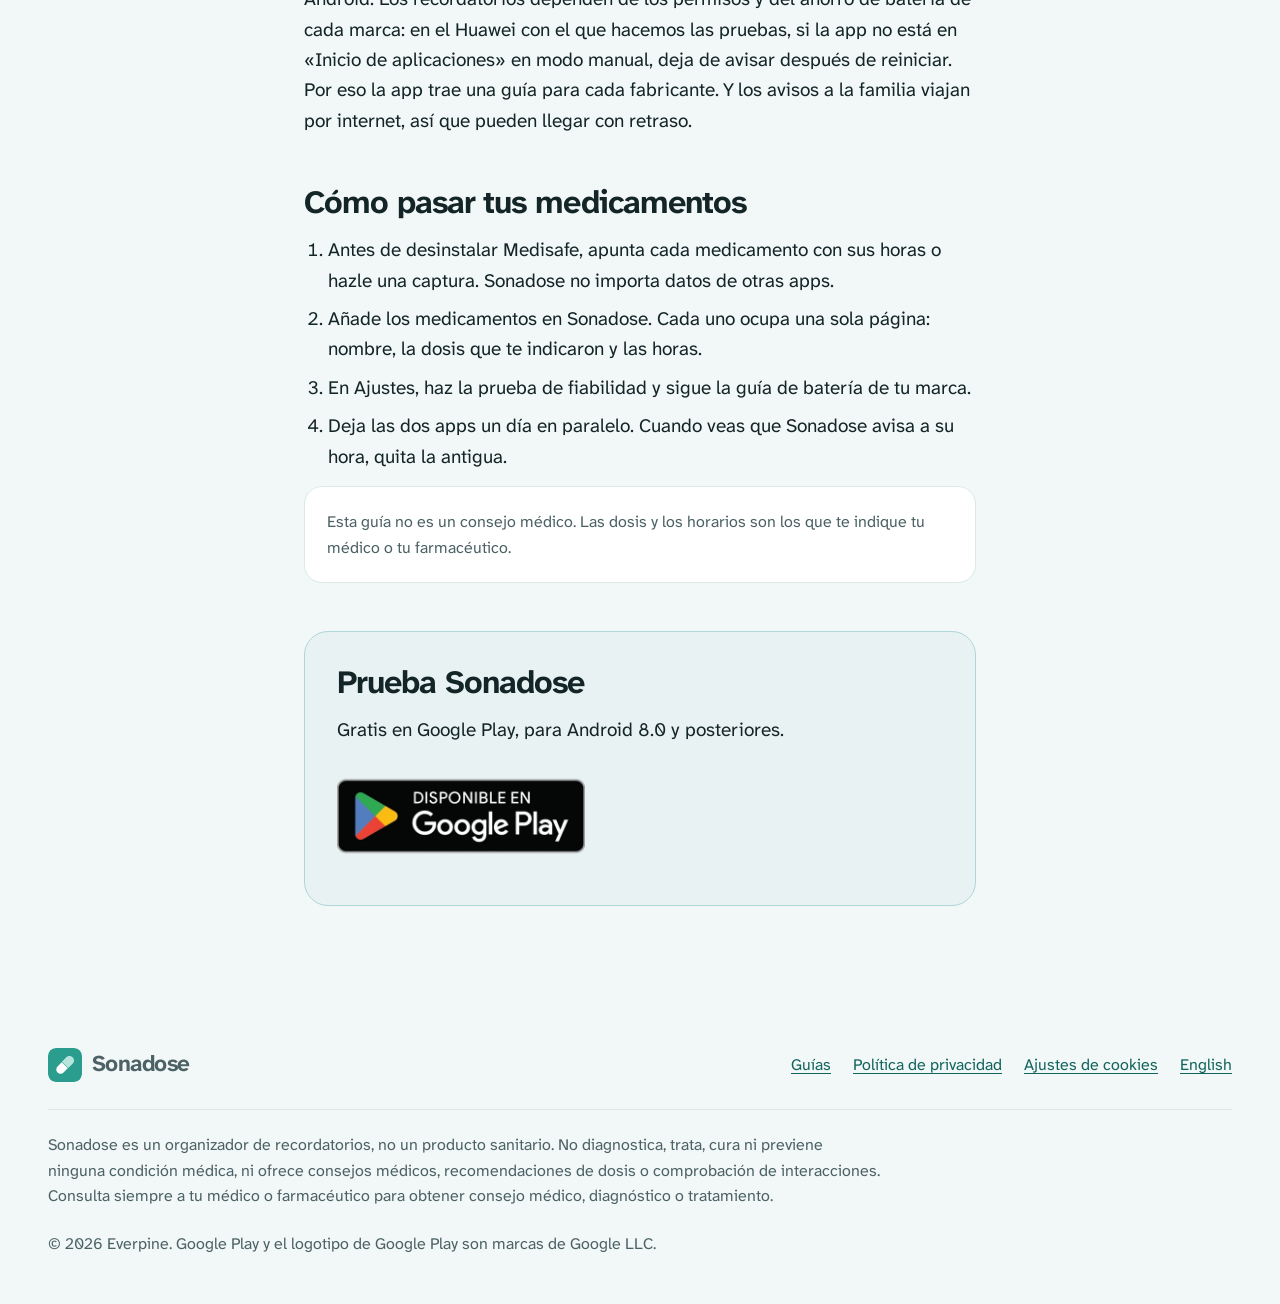
<file: es/guias/alternativa-gratuita-medisafe/index.html>
<!doctype html>
<html lang="es">
<head>
<meta charset="utf-8">
<meta name="viewport" content="width=device-width, initial-scale=1">
<title>Alternativa gratuita a Medisafe en 2026 | Sonadose</title>
<meta name="description" content="Medisafe es de pago fuera de EE. UU. desde enero de 2026. Qué mirar en una app gratuita para la medicación y cómo cambiar paso a paso.">
<link rel="canonical" href="https://sonadose.com/es/guias/alternativa-gratuita-medisafe/">
<link rel="alternate" hreflang="es" href="https://sonadose.com/es/guias/alternativa-gratuita-medisafe/">
<link rel="alternate" hreflang="en" href="https://sonadose.com/guides/medisafe-alternative/">
<link rel="alternate" hreflang="x-default" href="https://sonadose.com/guides/medisafe-alternative/">
<meta property="og:type" content="article">
<meta property="og:site_name" content="Sonadose">
<meta property="og:locale" content="es">
<meta property="og:url" content="https://sonadose.com/es/guias/alternativa-gratuita-medisafe/">
<meta property="og:title" content="Alternativa gratuita a Medisafe en 2026 | Sonadose">
<meta property="og:description" content="Medisafe es de pago fuera de EE. UU. desde enero de 2026. Qué mirar en una app gratuita para la medicación y cómo cambiar paso a paso.">
<meta property="og:image" content="https://sonadose.com/img/og-es.jpg">
<meta name="twitter:card" content="summary_large_image">
<link rel="icon" href="/img/mark.svg" type="image/svg+xml">
<link rel="apple-touch-icon" href="/img/apple-touch-icon.png">
<meta name="theme-color" content="#2a9d8f">
<link rel="preload" href="/fonts/atkinson-hyperlegible-next-latin.woff2" as="font" type="font/woff2" crossorigin>
<link rel="stylesheet" href="/css/site.css">
<script type="application/ld+json">
{
  "@context": "https://schema.org",
  "@type": "Article",
  "headline": "Alternativa gratuita a Medisafe en 2026",
  "description": "Medisafe es de pago fuera de EE. UU. desde enero de 2026. Qué mirar en una app gratuita para la medicación y cómo cambiar paso a paso.",
  "inLanguage": "es",
  "datePublished": "2026-11-02",
  "dateModified": "2026-11-02",
  "author": {
    "@type": "Organization",
    "name": "Everpine"
  },
  "publisher": {
    "@type": "Organization",
    "name": "Everpine"
  },
  "mainEntityOfPage": "https://sonadose.com/es/guias/alternativa-gratuita-medisafe/"
}
</script>
</head>
<body>
<a class="skip-link" href="#main">Saltar al contenido</a>

<header class="site-header">
  <div class="wrap">
    <a class="brand" href="/es/">
      <img src="/img/mark.svg" alt="" width="34" height="34">
      <span>Sonadose</span>
    </a>
  </div>
</header>

<main id="main">
  <article class="wrap article">
    <p class="article__eyebrow">Guía · 2 de noviembre de 2026</p>
    <h1>Alternativa gratuita a Medisafe en 2026</h1>
    <p class="article__lead">
      Desde el 1 de enero de 2026, Medisafe solo funciona con suscripción si
      vives fuera de Estados Unidos. Si usabas la versión gratuita, hay apps que
      hacen lo esencial sin cobrar. Te contamos qué mirar y cómo pasar tus
      medicamentos en una tarde.
    </p>

    <h2>Qué ha cambiado</h2>
    <p>
      Lo explica la propia Medisafe en su
      <a href="https://help-center.medisafe.com/en/articles/13052285-medisafe-is-now-a-fully-paid-app-for-users-outside-the-u-s" rel="noopener">centro de ayuda</a>: fuera de
      EE. UU., la app pasa a ser de pago. Si ya pagas y te va bien, quédate
      donde estás. Cambiar de app de medicación tiene su coste, aunque sea
      pequeño.
    </p>
    <p>
      No eres el único buscando. El 2 de noviembre de 2026, al escribir
      «medisafe» en el buscador de Google Play desde España, México o Argentina,
      la segunda sugerencia era «medisafe gratis».
    </p>

    <h2>Lo que de verdad importa en una app gratuita</h2>
    <p>
      Las listas de funciones se parecen mucho. Lo que separa una app de otra es
      lo que pasa a la hora de la toma. Una notificación pequeña se aparta con el
      pulgar sin pensarlo; un aviso que suena como un despertador y se repite, no.
      Después viene lo
      práctico: que no pida cuenta para tus propios medicamentos, que funcione
      sin conexión y que la pantalla de la toma no tenga anuncios.
    </p>
    <p>
      Si ayudas a tu madre o a tu padre, suma dos cosas. Poder ver sus tomas
      desde tu móvil y recibir un aviso cuando se le pase una. Y si la va a usar
      una persona mayor, un modo con letra grande y pocos botones.
    </p>
    <p>
      Hay varias apps con nivel gratuito, MyTherapy entre ellas. Mira qué entra
      en lo gratis antes de pasar tus datos.
    </p>

    <h2>Sonadose, con sus límites</h2>
    <p>
      Sonadose es nuestra app, así que tómalo como la opinión de quien la hace.
      Es gratis, sin anuncios ni suscripción, y no pide cuenta para tus propios
      medicamentos.
    </p>
    <p>
      A la hora de cada toma suena como un despertador y repite el aviso un
      número limitado de veces (por defecto, cinco cada cinco minutos). Al
      confirmar, se paran las demás. Cuenta las pastillas que quedan y avisa para
      comprar otro envase. Un familiar puede seguir tu perfil y recibir un aviso
      si se te pasa una toma. Y en el modo sencillo el aviso ocupa toda la
      pantalla, con dos botones grandes, «Tomada» y «Más tarde».
    </p>
    <p>
      Ahora los límites, para que no te enteres tarde. De momento es solo para
      Android. Los recordatorios dependen de los permisos y del ahorro de batería
      de cada marca: en el Huawei con el que hacemos las pruebas, si la app no
      está en «Inicio de aplicaciones» en modo manual, deja de avisar después de
      reiniciar. Por eso la app trae una guía para cada fabricante. Y los avisos a
      la familia viajan por internet, así que pueden llegar con retraso.
    </p>

    <h2>Cómo pasar tus medicamentos</h2>
    <ol>
      <li>Antes de desinstalar Medisafe, apunta cada medicamento con sus horas
        o hazle una captura. Sonadose no importa datos de otras apps.</li>
      <li>Añade los medicamentos en Sonadose. Cada uno ocupa una sola página:
        nombre, la dosis que te indicaron y las horas.</li>
      <li>En Ajustes, haz la prueba de fiabilidad y sigue la guía de batería de
        tu marca.</li>
      <li>Deja las dos apps un día en paralelo. Cuando veas que Sonadose avisa a
        su hora, quita la antigua.</li>
    </ol>

    <p class="article__note">
      Esta guía no es un consejo médico. Las dosis y los horarios son los que te
      indique tu médico o tu farmacéutico.
    </p>

    <aside class="article__cta">
      <h2>Prueba Sonadose</h2>
      <p>Gratis en Google Play, para Android 8.0 y posteriores.</p>
      <a class="play-badge" href="https://play.google.com/store/apps/details?id=com.everpine.dosebuddy&amp;referrer=utm_source%3Dsonadose.com%26utm_medium%3Darticle%26utm_campaign%3Des_alternativa_medisafe" rel="noopener">
        <img src="/img/badges/es.webp" alt="Disponible en Google Play" width="512" height="198">
      </a>
    </aside>
  </article>
</main>

<footer class="site-footer">
  <div class="wrap">
    <div class="site-footer__top">
      <a class="brand" href="/es/">
        <img src="/img/mark.svg" alt="" width="34" height="34">
        <span>Sonadose</span>
      </a>
      <nav aria-label="Pie de página">
        <ul>
          <li><a href="/es/guias/">Guías</a></li>
          <li><a href="https://lepiloff.github.io/dosebuddy-legal/privacy.html" rel="noopener">Política de privacidad</a></li>
          <li><a href="#consent" data-consent-reopen>Ajustes de cookies</a></li>
          <li><a href="/" hreflang="en" lang="en">English</a></li>
        </ul>
      </nav>
    </div>
    <p class="disclaimer">
      Sonadose es un organizador de recordatorios, no un producto sanitario. No diagnostica, trata, cura ni previene ninguna condición médica, ni ofrece consejos médicos, recomendaciones de dosis o comprobación de interacciones. Consulta siempre a tu médico o farmacéutico para obtener consejo médico, diagnóstico o tratamiento.
    </p>
    <p class="colophon">
      © 2026 Everpine. Google Play y el logotipo de Google Play son marcas de Google LLC.
    </p>
  </div>
</footer>

<aside class="consent" id="consent" hidden aria-label="Consentimiento de cookies">
  <div class="wrap consent__inner">
    <p id="consent-text">
      Nos gustaría usar Google Analytics para contar visitas y ver qué páginas resultan útiles. Utiliza cookies, así que está desactivado hasta que digas que sí. La web funciona igual en ambos casos.
    </p>
    <div class="consent__actions">
      <button class="btn" type="button" data-consent="denied">Rechazar</button>
      <button class="btn btn--solid" type="button" data-consent="granted">Aceptar</button>
    </div>
  </div>
</aside>

<script src="/js/consent.js" defer></script>
<script src="/js/ui.js" defer></script>
</body>
</html>
</file>
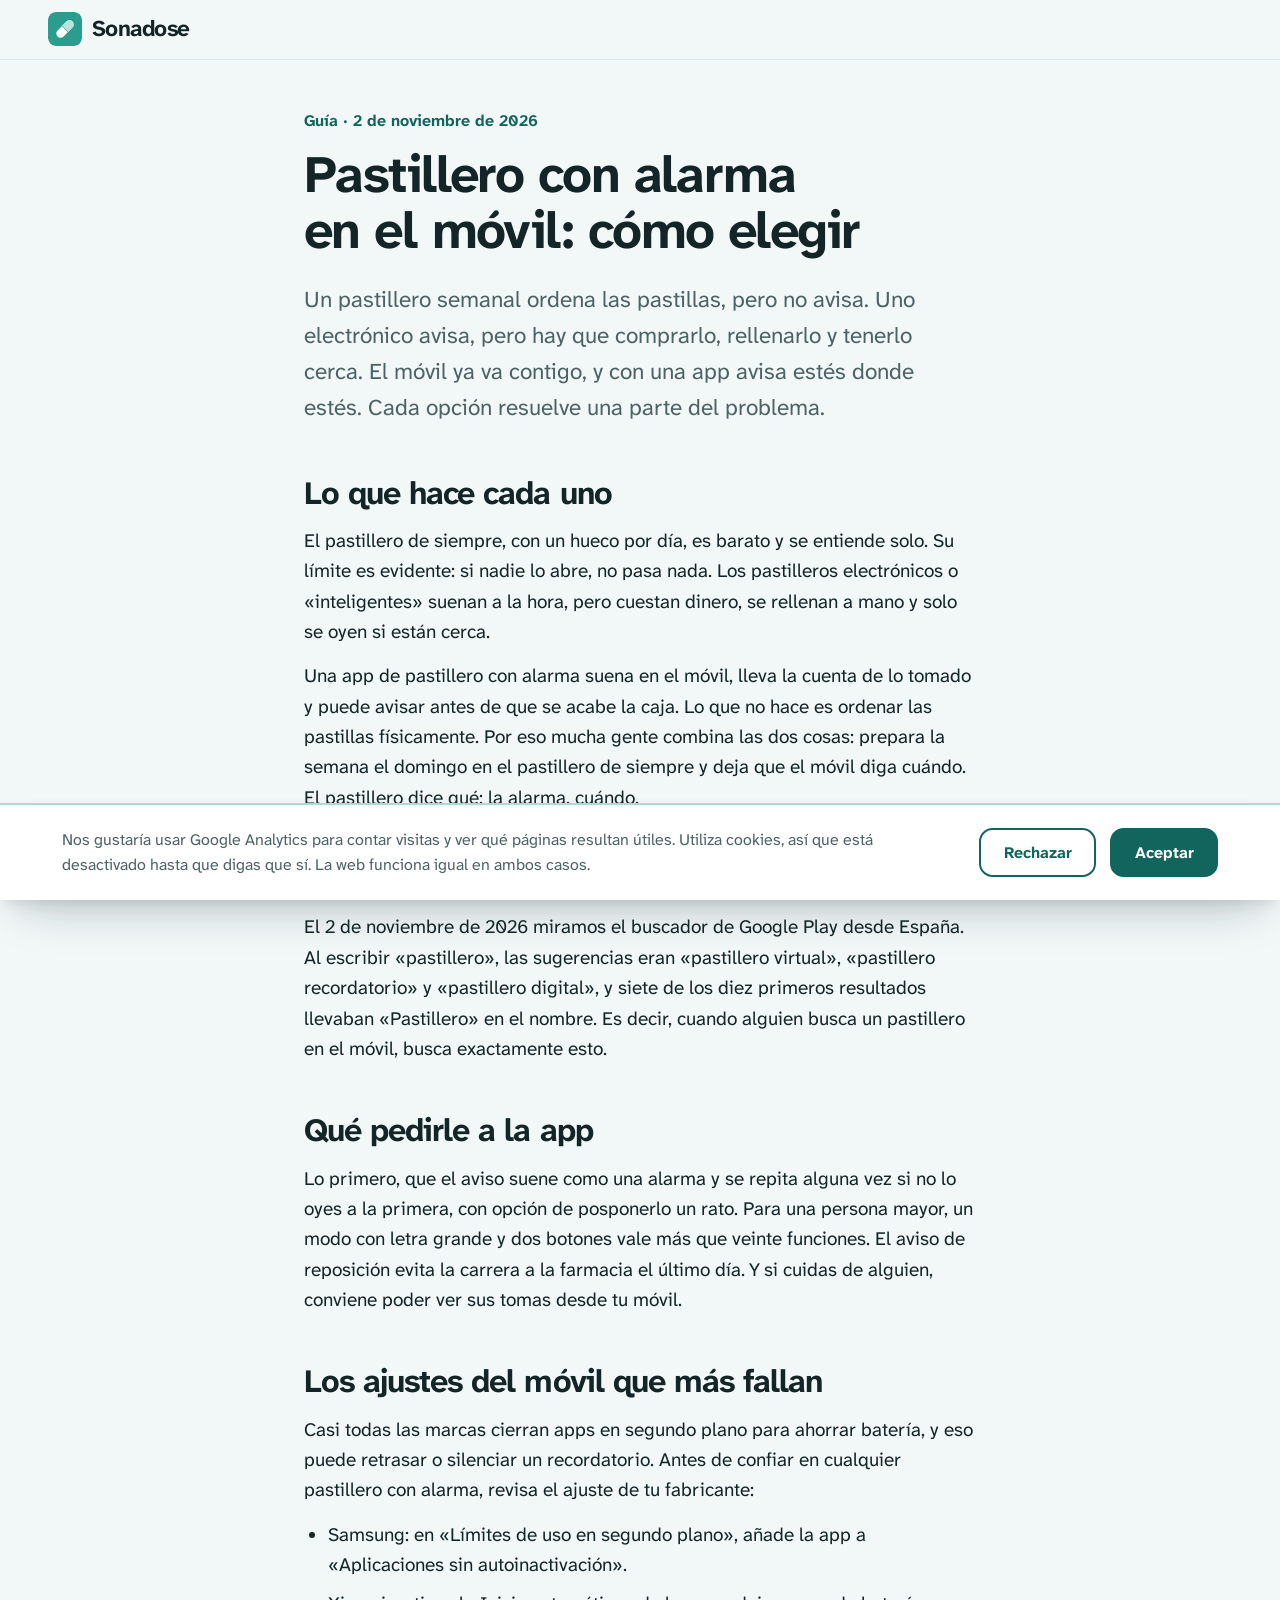
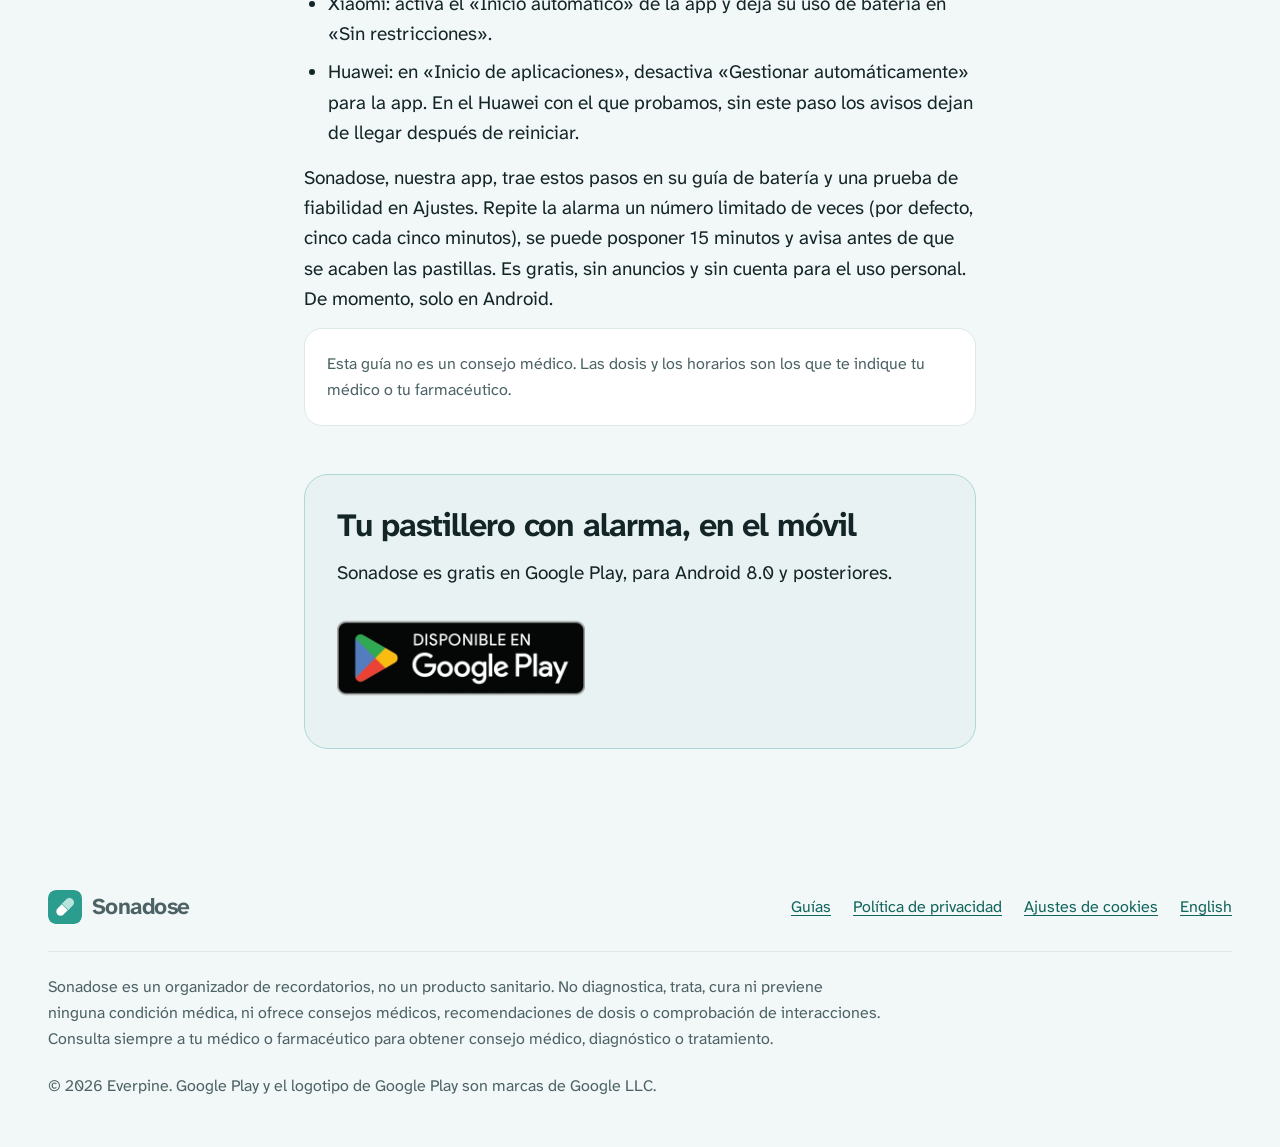
<file: es/guias/pastillero-con-alarma-movil/index.html>
<!doctype html>
<html lang="es">
<head>
<meta charset="utf-8">
<meta name="viewport" content="width=device-width, initial-scale=1">
<title>Pastillero con alarma en el móvil: cómo elegir | Sonadose</title>
<meta name="description" content="Pastillero semanal, electrónico o app: qué resuelve cada uno, por qué combinarlos y qué ajustes del móvil revisar en Samsung, Xiaomi y Huawei.">
<link rel="canonical" href="https://sonadose.com/es/guias/pastillero-con-alarma-movil/">
<meta property="og:type" content="article">
<meta property="og:site_name" content="Sonadose">
<meta property="og:locale" content="es">
<meta property="og:url" content="https://sonadose.com/es/guias/pastillero-con-alarma-movil/">
<meta property="og:title" content="Pastillero con alarma en el móvil: cómo elegir | Sonadose">
<meta property="og:description" content="Pastillero semanal, electrónico o app: qué resuelve cada uno, por qué combinarlos y qué ajustes del móvil revisar en Samsung, Xiaomi y Huawei.">
<meta property="og:image" content="https://sonadose.com/img/og-es.jpg">
<meta name="twitter:card" content="summary_large_image">
<link rel="icon" href="/img/mark.svg" type="image/svg+xml">
<link rel="apple-touch-icon" href="/img/apple-touch-icon.png">
<meta name="theme-color" content="#2a9d8f">
<link rel="preload" href="/fonts/atkinson-hyperlegible-next-latin.woff2" as="font" type="font/woff2" crossorigin>
<link rel="stylesheet" href="/css/site.css">
<script type="application/ld+json">
{
  "@context": "https://schema.org",
  "@type": "Article",
  "headline": "Pastillero con alarma en el móvil: cómo elegir",
  "description": "Pastillero semanal, electrónico o app: qué resuelve cada uno, por qué combinarlos y qué ajustes del móvil revisar en Samsung, Xiaomi y Huawei.",
  "inLanguage": "es",
  "datePublished": "2026-11-02",
  "dateModified": "2026-11-02",
  "author": {
    "@type": "Organization",
    "name": "Everpine"
  },
  "publisher": {
    "@type": "Organization",
    "name": "Everpine"
  },
  "mainEntityOfPage": "https://sonadose.com/es/guias/pastillero-con-alarma-movil/"
}
</script>
</head>
<body>
<a class="skip-link" href="#main">Saltar al contenido</a>

<header class="site-header">
  <div class="wrap">
    <a class="brand" href="/es/">
      <img src="/img/mark.svg" alt="" width="34" height="34">
      <span>Sonadose</span>
    </a>
  </div>
</header>

<main id="main">
  <article class="wrap article">
    <p class="article__eyebrow">Guía · 2 de noviembre de 2026</p>
    <h1>Pastillero con alarma en el móvil: cómo elegir</h1>
    <p class="article__lead">
      Un pastillero semanal ordena las pastillas, pero no avisa. Uno electrónico
      avisa, pero hay que comprarlo, rellenarlo y tenerlo cerca. El móvil ya va
      contigo, y con una app avisa estés donde estés. Cada opción resuelve una
      parte del problema.
    </p>

    <h2>Lo que hace cada uno</h2>
    <p>
      El pastillero de siempre, con un hueco por día, es barato y se entiende
      solo. Su límite es evidente: si nadie lo abre, no pasa nada. Los
      pastilleros electrónicos o «inteligentes» suenan a la hora, pero cuestan
      dinero, se rellenan a mano y solo se oyen si están cerca.
    </p>
    <p>
      Una app de pastillero con alarma suena en el móvil, lleva la cuenta de lo
      tomado y puede avisar antes de que se acabe la caja. Lo que no hace es
      ordenar las pastillas físicamente. Por eso mucha gente combina las dos
      cosas: prepara la semana el domingo en el pastillero de siempre y deja que
      el móvil diga cuándo. El pastillero dice qué; la alarma, cuándo.
    </p>

    <h2>«Pastillero» ya es también una app</h2>
    <p>
      El 2 de noviembre de 2026 miramos el buscador de Google Play desde España.
      Al escribir «pastillero», las sugerencias eran «pastillero virtual»,
      «pastillero recordatorio» y «pastillero digital», y siete de los diez
      primeros resultados llevaban «Pastillero» en el nombre. Es decir, cuando
      alguien busca un pastillero en el móvil, busca exactamente esto.
    </p>

    <h2>Qué pedirle a la app</h2>
    <p>
      Lo primero, que el aviso suene como una alarma y se repita alguna vez si no
      lo oyes a la primera, con opción de posponerlo un rato. Para una persona mayor,
      un modo con letra grande y dos botones vale más que veinte funciones. El
      aviso de reposición evita la carrera a la farmacia el último día. Y si
      cuidas de alguien, conviene poder ver sus tomas desde tu móvil.
    </p>

    <h2>Los ajustes del móvil que más fallan</h2>
    <p>
      Casi todas las marcas cierran apps en segundo plano para ahorrar batería, y
      eso puede retrasar o silenciar un recordatorio. Antes de confiar en
      cualquier pastillero con alarma, revisa el ajuste de tu fabricante:
    </p>
    <ul>
      <li>Samsung: en «Límites de uso en segundo plano», añade la app a
        «Aplicaciones sin autoinactivación».</li>
      <li>Xiaomi: activa el «Inicio automático» de la app y deja su uso de
        batería en «Sin restricciones».</li>
      <li>Huawei: en «Inicio de aplicaciones», desactiva «Gestionar
        automáticamente» para la app. En el Huawei con el que probamos, sin este
        paso los avisos dejan de llegar después de reiniciar.</li>
    </ul>
    <p>
      Sonadose, nuestra app, trae estos pasos en su guía de batería y una prueba
      de fiabilidad en Ajustes. Repite la alarma un número limitado de veces (por
      defecto, cinco cada cinco minutos), se puede posponer 15 minutos y avisa
      antes de que se acaben las pastillas. Es gratis, sin anuncios y sin cuenta
      para el uso personal. De momento, solo en Android.
    </p>

    <p class="article__note">
      Esta guía no es un consejo médico. Las dosis y los horarios son los que te
      indique tu médico o tu farmacéutico.
    </p>

    <aside class="article__cta">
      <h2>Tu pastillero con alarma, en el móvil</h2>
      <p>Sonadose es gratis en Google Play, para Android 8.0 y posteriores.</p>
      <a class="play-badge" href="https://play.google.com/store/apps/details?id=com.everpine.dosebuddy&amp;referrer=utm_source%3Dsonadose.com%26utm_medium%3Darticle%26utm_campaign%3Des_pastillero_con_alarma" rel="noopener">
        <img src="/img/badges/es.webp" alt="Disponible en Google Play" width="512" height="198">
      </a>
    </aside>
  </article>
</main>

<footer class="site-footer">
  <div class="wrap">
    <div class="site-footer__top">
      <a class="brand" href="/es/">
        <img src="/img/mark.svg" alt="" width="34" height="34">
        <span>Sonadose</span>
      </a>
      <nav aria-label="Pie de página">
        <ul>
          <li><a href="/es/guias/">Guías</a></li>
          <li><a href="https://lepiloff.github.io/dosebuddy-legal/privacy.html" rel="noopener">Política de privacidad</a></li>
          <li><a href="#consent" data-consent-reopen>Ajustes de cookies</a></li>
          <li><a href="/" hreflang="en" lang="en">English</a></li>
        </ul>
      </nav>
    </div>
    <p class="disclaimer">
      Sonadose es un organizador de recordatorios, no un producto sanitario. No diagnostica, trata, cura ni previene ninguna condición médica, ni ofrece consejos médicos, recomendaciones de dosis o comprobación de interacciones. Consulta siempre a tu médico o farmacéutico para obtener consejo médico, diagnóstico o tratamiento.
    </p>
    <p class="colophon">
      © 2026 Everpine. Google Play y el logotipo de Google Play son marcas de Google LLC.
    </p>
  </div>
</footer>

<aside class="consent" id="consent" hidden aria-label="Consentimiento de cookies">
  <div class="wrap consent__inner">
    <p id="consent-text">
      Nos gustaría usar Google Analytics para contar visitas y ver qué páginas resultan útiles. Utiliza cookies, así que está desactivado hasta que digas que sí. La web funciona igual en ambos casos.
    </p>
    <div class="consent__actions">
      <button class="btn" type="button" data-consent="denied">Rechazar</button>
      <button class="btn btn--solid" type="button" data-consent="granted">Aceptar</button>
    </div>
  </div>
</aside>

<script src="/js/consent.js" defer></script>
<script src="/js/ui.js" defer></script>
</body>
</html>
</file>
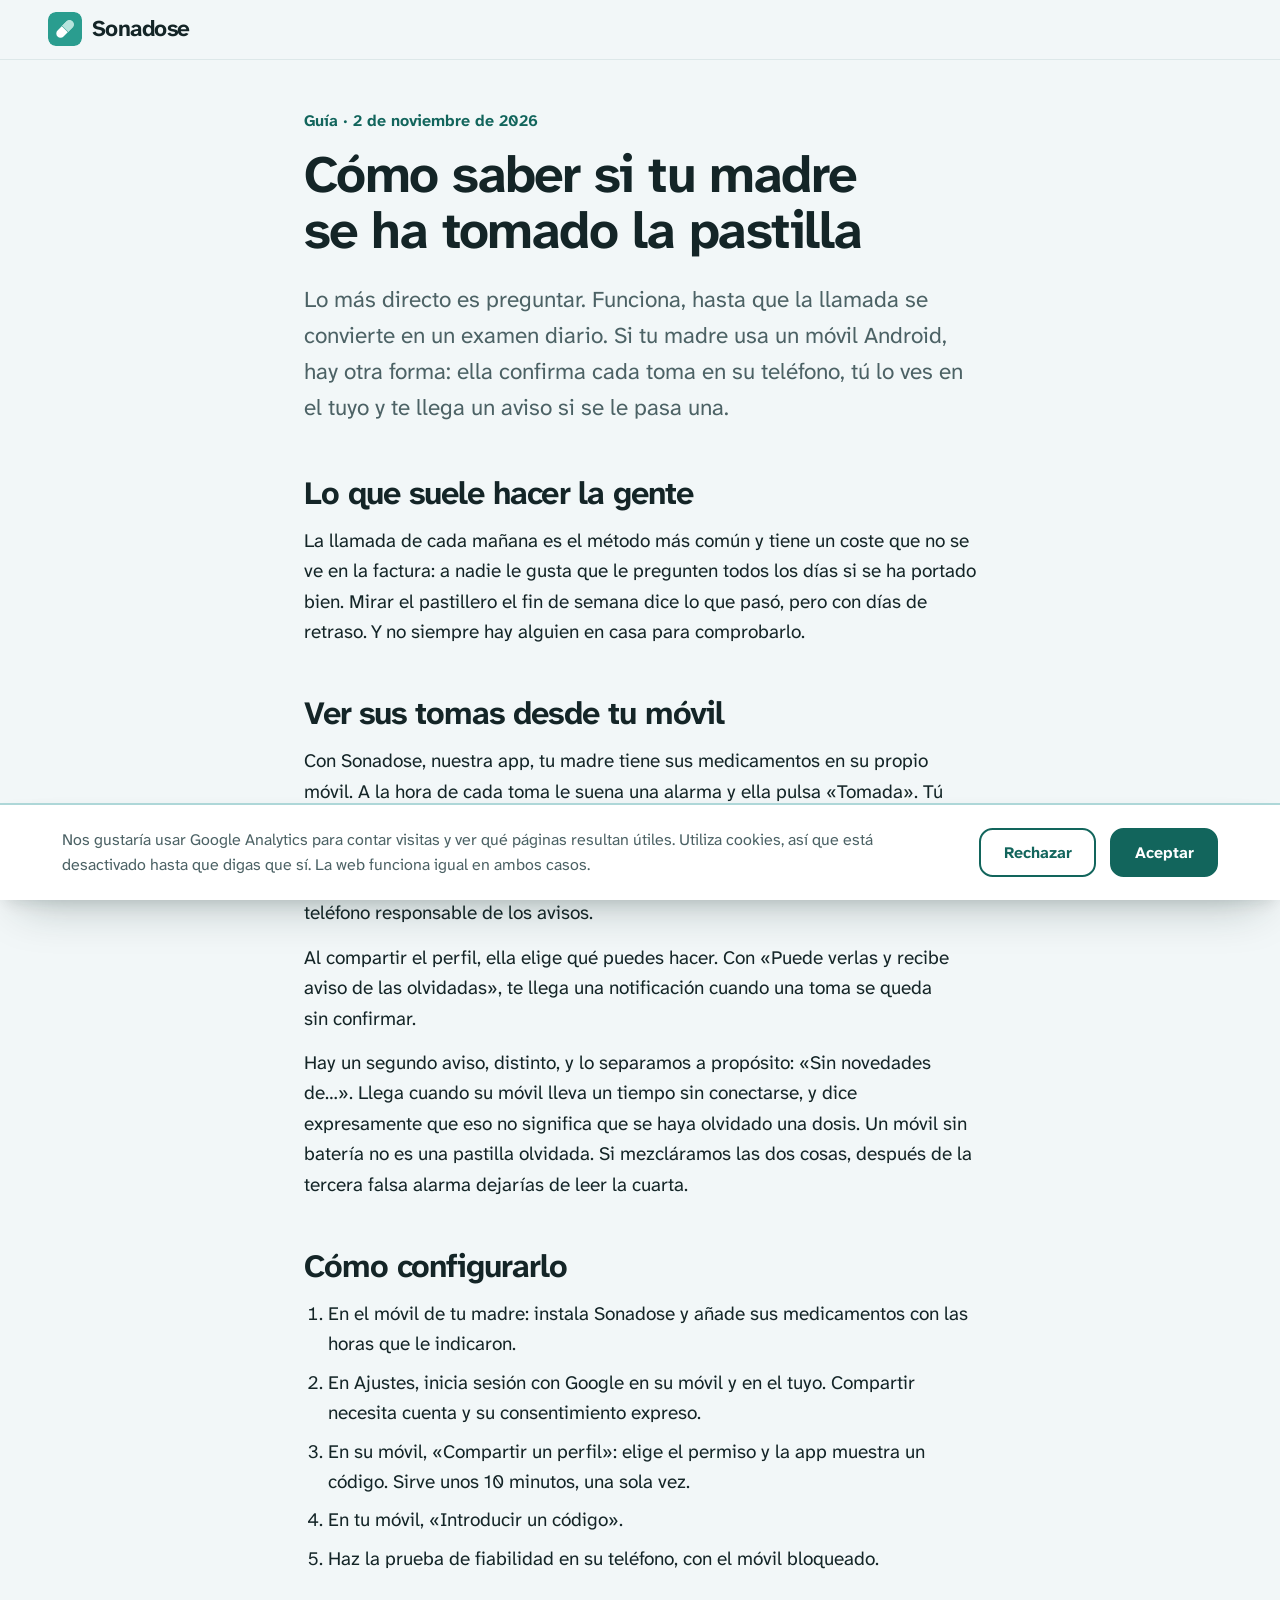
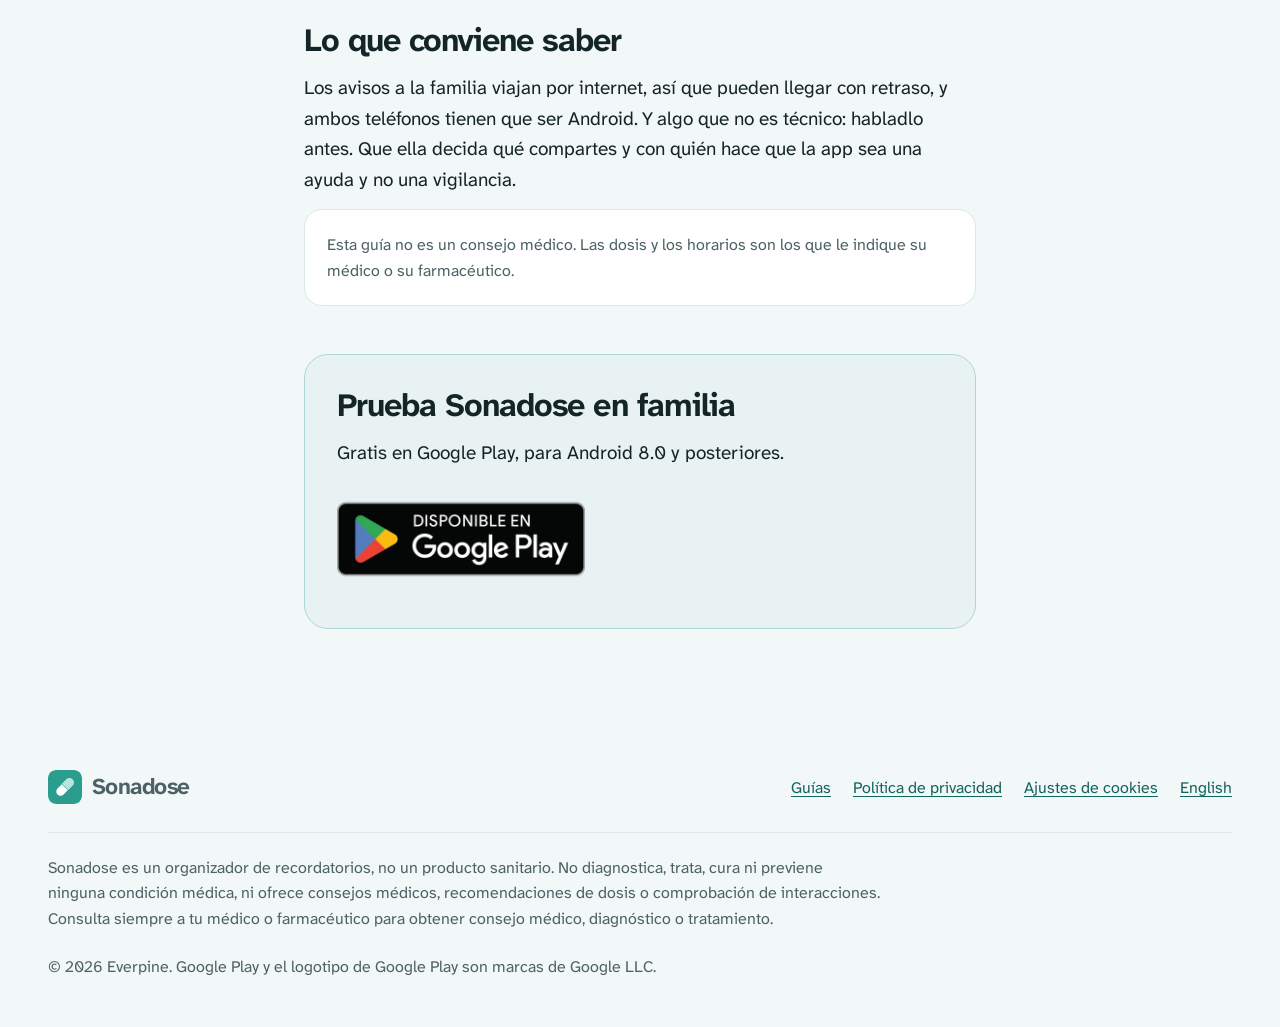
<file: es/guias/saber-si-tu-madre-se-tomo-la-pastilla/index.html>
<!doctype html>
<html lang="es">
<head>
<meta charset="utf-8">
<meta name="viewport" content="width=device-width, initial-scale=1">
<title>Cómo saber si tu madre se ha tomado la pastilla | Sonadose</title>
<meta name="description" content="Llamar cada día, mirar el pastillero o seguir sus tomas desde tu móvil: qué funciona, qué no y cómo configurarlo sin quitarle autonomía.">
<link rel="canonical" href="https://sonadose.com/es/guias/saber-si-tu-madre-se-tomo-la-pastilla/">
<meta property="og:type" content="article">
<meta property="og:site_name" content="Sonadose">
<meta property="og:locale" content="es">
<meta property="og:url" content="https://sonadose.com/es/guias/saber-si-tu-madre-se-tomo-la-pastilla/">
<meta property="og:title" content="Cómo saber si tu madre se ha tomado la pastilla | Sonadose">
<meta property="og:description" content="Llamar cada día, mirar el pastillero o seguir sus tomas desde tu móvil: qué funciona, qué no y cómo configurarlo sin quitarle autonomía.">
<meta property="og:image" content="https://sonadose.com/img/og-es.jpg">
<meta name="twitter:card" content="summary_large_image">
<link rel="icon" href="/img/mark.svg" type="image/svg+xml">
<link rel="apple-touch-icon" href="/img/apple-touch-icon.png">
<meta name="theme-color" content="#2a9d8f">
<link rel="preload" href="/fonts/atkinson-hyperlegible-next-latin.woff2" as="font" type="font/woff2" crossorigin>
<link rel="stylesheet" href="/css/site.css">
<script type="application/ld+json">
{
  "@context": "https://schema.org",
  "@type": "Article",
  "headline": "Cómo saber si tu madre se ha tomado la pastilla",
  "description": "Llamar cada día, mirar el pastillero o seguir sus tomas desde tu móvil: qué funciona, qué no y cómo configurarlo sin quitarle autonomía.",
  "inLanguage": "es",
  "datePublished": "2026-11-02",
  "dateModified": "2026-11-02",
  "author": {
    "@type": "Organization",
    "name": "Everpine"
  },
  "publisher": {
    "@type": "Organization",
    "name": "Everpine"
  },
  "mainEntityOfPage": "https://sonadose.com/es/guias/saber-si-tu-madre-se-tomo-la-pastilla/"
}
</script>
</head>
<body>
<a class="skip-link" href="#main">Saltar al contenido</a>

<header class="site-header">
  <div class="wrap">
    <a class="brand" href="/es/">
      <img src="/img/mark.svg" alt="" width="34" height="34">
      <span>Sonadose</span>
    </a>
  </div>
</header>

<main id="main">
  <article class="wrap article">
    <p class="article__eyebrow">Guía · 2 de noviembre de 2026</p>
    <h1>Cómo saber si tu madre se ha tomado la pastilla</h1>
    <p class="article__lead">
      Lo más directo es preguntar. Funciona, hasta que la llamada se convierte en
      un examen diario. Si tu madre usa un móvil Android, hay otra forma: ella
      confirma cada toma en su teléfono, tú lo ves en el tuyo y te llega un aviso
      si se le pasa una.
    </p>

    <h2>Lo que suele hacer la gente</h2>
    <p>
      La llamada de cada mañana es el método más común y tiene un coste que no se
      ve en la factura: a nadie le gusta que le pregunten todos los días si se ha
      portado bien. Mirar el pastillero el fin de semana dice lo que pasó, pero
      con días de retraso. Y no siempre hay alguien en casa para comprobarlo.
    </p>

    <h2>Ver sus tomas desde tu móvil</h2>
    <p>
      Con Sonadose, nuestra app, tu madre tiene sus medicamentos en su propio
      móvil. A la hora de cada toma le suena una alarma y ella pulsa «Tomada». Tú
      sigues su perfil desde tu teléfono: ves sus medicamentos y el historial,
      pero no puedes confirmar por ella. La app te lo dice tal cual: «Puedes ver
      estas tomas, no confirmarlas». La alarma suena solo en su móvil; cada perfil
      tiene un único teléfono responsable de los avisos.
    </p>
    <p>
      Al compartir el perfil, ella elige qué puedes hacer. Con «Puede verlas y
      recibe aviso de las olvidadas», te llega una notificación cuando una toma
      se queda sin confirmar.
    </p>
    <p>
      Hay un segundo aviso, distinto, y lo separamos a propósito: «Sin novedades
      de…». Llega cuando su móvil lleva un tiempo sin conectarse, y dice
      expresamente que eso no significa que se haya olvidado una dosis. Un móvil
      sin batería no es una pastilla olvidada. Si mezcláramos las dos cosas,
      después de la tercera falsa alarma dejarías de leer la cuarta.
    </p>

    <h2>Cómo configurarlo</h2>
    <ol>
      <li>En el móvil de tu madre: instala Sonadose y añade sus medicamentos con
        las horas que le indicaron.</li>
      <li>En Ajustes, inicia sesión con Google en su móvil y en el tuyo. Compartir
        necesita cuenta y su consentimiento expreso.</li>
      <li>En su móvil, «Compartir un perfil»: elige el permiso y la app muestra un
        código. Sirve unos 10 minutos, una sola vez.</li>
      <li>En tu móvil, «Introducir un código».</li>
      <li>Haz la prueba de fiabilidad en su teléfono, con el móvil bloqueado.</li>
    </ol>

    <h2>Lo que conviene saber</h2>
    <p>
      Los avisos a la familia viajan por internet, así que pueden llegar con
      retraso, y ambos teléfonos tienen que ser Android. Y algo que no es técnico:
      habladlo antes. Que ella decida qué compartes y con quién hace que la app
      sea una ayuda y no una vigilancia.
    </p>

    <p class="article__note">
      Esta guía no es un consejo médico. Las dosis y los horarios son los que le
      indique su médico o su farmacéutico.
    </p>

    <aside class="article__cta">
      <h2>Prueba Sonadose en familia</h2>
      <p>Gratis en Google Play, para Android 8.0 y posteriores.</p>
      <a class="play-badge" href="https://play.google.com/store/apps/details?id=com.everpine.dosebuddy&amp;referrer=utm_source%3Dsonadose.com%26utm_medium%3Darticle%26utm_campaign%3Des_madre_pastilla" rel="noopener">
        <img src="/img/badges/es.webp" alt="Disponible en Google Play" width="512" height="198">
      </a>
    </aside>
  </article>
</main>

<footer class="site-footer">
  <div class="wrap">
    <div class="site-footer__top">
      <a class="brand" href="/es/">
        <img src="/img/mark.svg" alt="" width="34" height="34">
        <span>Sonadose</span>
      </a>
      <nav aria-label="Pie de página">
        <ul>
          <li><a href="/es/guias/">Guías</a></li>
          <li><a href="https://lepiloff.github.io/dosebuddy-legal/privacy.html" rel="noopener">Política de privacidad</a></li>
          <li><a href="#consent" data-consent-reopen>Ajustes de cookies</a></li>
          <li><a href="/" hreflang="en" lang="en">English</a></li>
        </ul>
      </nav>
    </div>
    <p class="disclaimer">
      Sonadose es un organizador de recordatorios, no un producto sanitario. No diagnostica, trata, cura ni previene ninguna condición médica, ni ofrece consejos médicos, recomendaciones de dosis o comprobación de interacciones. Consulta siempre a tu médico o farmacéutico para obtener consejo médico, diagnóstico o tratamiento.
    </p>
    <p class="colophon">
      © 2026 Everpine. Google Play y el logotipo de Google Play son marcas de Google LLC.
    </p>
  </div>
</footer>

<aside class="consent" id="consent" hidden aria-label="Consentimiento de cookies">
  <div class="wrap consent__inner">
    <p id="consent-text">
      Nos gustaría usar Google Analytics para contar visitas y ver qué páginas resultan útiles. Utiliza cookies, así que está desactivado hasta que digas que sí. La web funciona igual en ambos casos.
    </p>
    <div class="consent__actions">
      <button class="btn" type="button" data-consent="denied">Rechazar</button>
      <button class="btn btn--solid" type="button" data-consent="granted">Aceptar</button>
    </div>
  </div>
</aside>

<script src="/js/consent.js" defer></script>
<script src="/js/ui.js" defer></script>
</body>
</html>
</file>
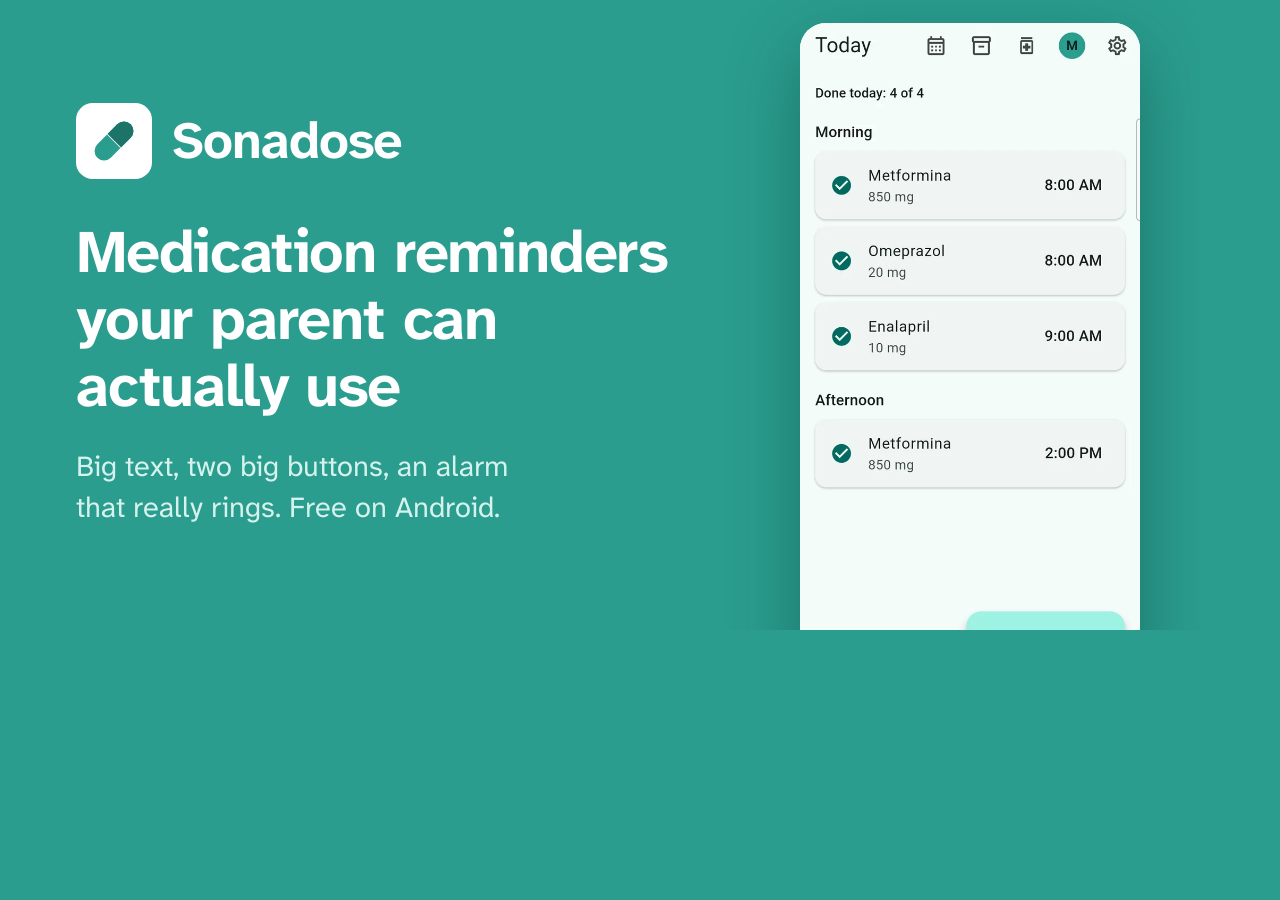
<file: tool/og-template.html>
<!doctype html>
<html lang="en">
<head>
<meta charset="utf-8">
<title>OG card template</title>
<style>
  @font-face {
    font-family: "Atkinson Hyperlegible Next";
    src: url("../fonts/atkinson-hyperlegible-next-latin.woff2") format("woff2");
    font-weight: 400 700;
    font-display: block;
  }
  * { margin: 0; padding: 0; box-sizing: border-box; }
  html, body { width: 1200px; height: 630px; overflow: hidden; }
  body {
    font-family: "Atkinson Hyperlegible Next", sans-serif;
    background: #2A9D8F;
    display: grid;
    grid-template-columns: 1fr 400px;
    align-items: center;
    color: #fff;
  }
  .copy { padding: 0 0 0 76px; }
  .brand { display: flex; align-items: center; gap: 20px; margin-bottom: 40px; }
  .brand svg { width: 76px; height: 76px; display: block; }
  .brand span { font-size: 52px; font-weight: 700; letter-spacing: -0.02em; }
  h1 { font-size: 60px; font-weight: 700; line-height: 1.12; letter-spacing: -0.02em; max-width: 15ch; }
  p { margin-top: 26px; font-size: 29px; line-height: 1.4; color: #D6F2EC; max-width: 24ch; }
  .shot {
    align-self: end;
    width: 340px;
    margin: 0 40px -60px 0;
    border-radius: 26px 26px 0 0;
    overflow: hidden;
    box-shadow: 0 24px 70px rgba(0, 40, 35, 0.35);
    background: #fff;
  }
  .shot img { width: 100%; display: block; }
  [data-lang="es"] .en, [data-lang="en"] .es { display: none; }
</style>
</head>
<body>
  <div class="copy">
    <div class="brand">
      <svg viewBox="0 0 100 100" aria-hidden="true">
        <rect width="100" height="100" rx="22" fill="#fff"/>
        <g transform="rotate(-45 50 50)">
          <rect x="19" y="37.5" width="62" height="25" rx="12.5" fill="#2A9D8F"/>
          <path d="M50 37.5 H68.5 a12.5 12.5 0 0 1 0 25 H50 Z" fill="#1C7469"/>
          <rect x="49.4" y="37.5" width="1.2" height="25" fill="#fff"/>
        </g>
      </svg>
      <span>Sonadose</span>
    </div>
    <h1 class="en">Medication reminders your parent can actually use</h1>
    <h1 class="es">Un pastillero con alarma, en el móvil de tus padres</h1>
    <p class="en">Big text, two big buttons, an alarm that really rings. Free on Android.</p>
    <p class="es">La misma función que un pastillero electrónico, sin comprar nada. Gratis en Android.</p>
  </div>
  <div class="shot"><img id="shot" src="" alt=""></div>
<script>
  var lang = new URLSearchParams(location.search).get("lang") === "es" ? "es" : "en";
  document.body.dataset.lang = lang;
  document.documentElement.lang = lang;
  document.getElementById("shot").src = "../img/screens/" + lang + "-today-640.webp";
</script>
</body>
</html>
</file>
<file: css/site.css>
/* ============================================================================
   Sonadose - sonadose.com
   Direction: "Pastillero", the visual language of a weekly pill organiser,
   still true after the 2026-08 redesign but carried differently. Where the
   first version repeated one flat compartment card everywhere, this one
   spreads the same soft-rounded, bordered shape across a wider cast: the
   hero's dose chips (the real dose-strip data, built up into the page's
   signature graphic instead of a footnote under the button), the phone-crop
   windows in the four core features, and the icon roundels in the feature
   index. Four features get real screenshots, a typographic device, or a
   hand-built stock gauge instead of a generic icon set; the other ten sit in
   a deliberately quiet, uncoloured list, so the two tiers read as different
   in kind, not just in size.

   Colour roles are still split on purpose. The brand teal #2A9D8F is only
   3.2:1 on paper, so it is a *surface* colour (fills, borders, the mark) and
   never a text colour; --accent-ink is the darkened teal used wherever text
   or a filled button needs to clear WCAG AA. Four muted accents (teal, amber,
   a slate blue, a dusty rose) mark the four core features and nothing else,
   so colour itself signals "this one matters" instead of decorating every
   component equally.

   Type is Atkinson Hyperlegible Next, self-hosted. It is drawn by the
   Braille Institute for low-vision readers, and it is the same face the
   Android app is set in; that is a brand fact, not a placeholder, so it is
   not paired with a second display face. Character comes from scale and
   weight instead: the hero and section headings run bigger and tighter than
   most sites bother with, on the same one family.
   ========================================================================= */

@layer reset, base, layout, components, utilities;

/* --- Font ---------------------------------------------------------------- */
/* Self-hosted: loading this from the Google Fonts CDN would send every EU
   visitor's IP to Google before they consent. Latin subset covers en + es. */
@font-face {
  font-family: "Atkinson Hyperlegible Next";
  src: url("../fonts/atkinson-hyperlegible-next-latin.woff2") format("woff2");
  font-weight: 400 700;
  font-style: normal;
  font-display: swap;
  unicode-range: U+0000-00FF, U+0131, U+0152-0153, U+02BB-02BC, U+02C6, U+02DA,
    U+02DC, U+0304, U+0308, U+0329, U+2000-206F, U+20AC, U+2122, U+2191, U+2193,
    U+2212, U+2215, U+FEFF, U+FFFD;
}

/* --- Tokens -------------------------------------------------------------- */
:root {
  color-scheme: light dark;

  /* Tier 1, literal brand values (shared with the Android app) */
  --teal: #2a9d8f;
  --mint: #b7e4dd;

  /* Tier 2, semantic, light theme. "Pale Sky": a cool, pale blue-teal wash,
     chosen over a warmer cream because it read calmer and more trust-forward
     without tipping into clinical white. */
  --bg: #f2f7f8;
  --bg-wash: #e9f2f3;
  --surface: #ffffff;
  --cell-fill: #e3f1f0;
  --cell-line: #aed7d8;
  --ink: #142527;
  --ink-muted: #4c6265;
  --accent-ink: #12655c;
  --accent-ink-strong: #0f5e55;
  --on-accent: #ffffff;
  --line: #dde8e9;
  --amber: #e8a33d;
  --amber-ink: #7a4a08;
  --amber-fill: color-mix(in srgb, var(--amber) 22%, var(--surface));

  /* Four core-feature accents. Deliberately used nowhere else: colour marks
     the four things that get a detailed pass, not the page in general. */
  --acc-blue-ink: #1f6e8c;
  --acc-blue-chip: #cfe6ee;
  --acc-blue-line: #9cc9d8;
  --acc-rose-ink: #9c4f6b;
  --acc-rose-chip: #f0dce3;
  --acc-rose-line: #dcb3c2;

  --shadow: 0 1px 2px rgb(16 40 36 / 0.05), 0 8px 24px -12px rgb(16 40 36 / 0.16);
  --shadow-lift: 0 6px 16px -6px rgb(16 40 36 / 0.16), 0 24px 48px -20px rgb(16 40 36 / 0.28);

  /* Scale. Wider top end than the first version: a landing that is meant to
     be looked at, not just read, earns a hero that fills more of the screen. */
  --step--1: clamp(0.9375rem, 0.91rem + 0.14vw, 1rem);
  --step-0: clamp(1.0625rem, 1.02rem + 0.22vw, 1.1875rem);
  --step-1: clamp(1.1875rem, 1.11rem + 0.38vw, 1.4375rem);
  --step-2: clamp(1.5rem, 1.3rem + 0.9vw, 2.125rem);
  --step-3: clamp(2rem, 1.5rem + 2.2vw, 3.375rem);
  --step-4: clamp(2.75rem, 1.9rem + 3.8vw, 5.75rem);

  --space-1: 0.5rem;
  --space-2: 0.875rem;
  --space-3: 1.375rem;
  --space-4: 2rem;
  --space-5: 3rem;
  --space-6: clamp(3.25rem, 7vw, 5.5rem);

  --radius-cell: 1.125rem;
  --radius-card: 1.5rem;
  --measure: 34rem;
  --container: 74rem;
}

@media (prefers-color-scheme: dark) {
  :root {
    --bg: #0f1c1e;
    --bg-wash: #142629;
    --surface: #182c2a;
    --cell-fill: #1b322e;
    --cell-line: #35635b;
    --ink: #e9f3f1;
    --ink-muted: #a5bdb8;
    --accent-ink: #4fc2b2;
    --accent-ink-strong: #6fd3c4;
    --on-accent: #0e1b19;
    --line: #2c4a45;
    --amber: #f0b45e;
    --amber-ink: #f0b45e;
    --acc-blue-ink: #7fc4e0;
    --acc-blue-chip: #16323d;
    --acc-blue-line: #2d5568;
    --acc-rose-ink: #e39cb8;
    --acc-rose-chip: #3a2230;
    --acc-rose-line: #5c3648;
    --shadow: 0 1px 2px rgb(0 0 0 / 0.4), 0 8px 24px -12px rgb(0 0 0 / 0.6);
    --shadow-lift: 0 6px 16px -6px rgb(0 0 0 / 0.5), 0 24px 48px -20px rgb(0 0 0 / 0.75);
  }
}

/* --- Reset --------------------------------------------------------------- */
/* Scoped to element types rather than `*` so component styles and lower
   cascade layers can still win without !important. */
@layer reset {
  body,
  h1,
  h2,
  h3,
  p,
  ul,
  ol,
  li,
  figure,
  blockquote,
  dl,
  dd {
    margin: 0;
  }

  ul[class],
  ol[class] {
    padding: 0;
    list-style: none;
  }

  img,
  svg,
  picture {
    display: block;
    max-inline-size: 100%;
  }

  img {
    block-size: auto;
  }

  a {
    color: inherit;
  }

  button {
    font: inherit;
    color: inherit;
  }
}

/* --- Base ---------------------------------------------------------------- */
@layer base {
  html {
    box-sizing: border-box;
    -webkit-text-size-adjust: 100%;
    scroll-behavior: smooth;
    scroll-padding-block-start: 5rem;
  }

  *,
  ::before,
  ::after {
    box-sizing: inherit;
  }

  body {
    background: var(--bg);
    color: var(--ink);
    font-family: "Atkinson Hyperlegible Next", ui-sans-serif, system-ui, sans-serif;
    /* Keeps the fallback face at the same x-height so the swap does not shift
       layout (CLS) or change how large the text reads mid-load. */
    font-size-adjust: from-font;
    font-size: var(--step-0);
    line-height: 1.6;
    accent-color: var(--accent-ink);
    overflow-wrap: break-word;
  }

  h1,
  h2,
  h3 {
    line-height: 1.05;
    letter-spacing: -0.03em;
    font-weight: 700;
    text-wrap: balance;
  }

  h1 {
    font-size: var(--step-4);
  }

  h2 {
    font-size: var(--step-3);
  }

  h3 {
    font-size: var(--step-1);
    line-height: 1.2;
    letter-spacing: -0.015em;
  }

  p {
    text-wrap: pretty;
  }

  a:where(:not([class])) {
    color: var(--accent-ink);
    text-underline-offset: 0.18em;
    text-decoration-thickness: from-font;
  }

  a:where(:not([class])):hover {
    color: var(--accent-ink-strong);
  }

  :focus-visible {
    outline: 3px solid var(--accent-ink);
    outline-offset: 3px;
    border-radius: 0.35rem;
  }

  ::selection {
    background: var(--mint);
    color: #10322e;
  }

  strong {
    font-weight: 700;
  }
}

/* --- Layout -------------------------------------------------------------- */
@layer layout {
  .wrap {
    inline-size: min(100% - clamp(2rem, 8vw, 5rem), var(--container));
    margin-inline: auto;
  }

  .section {
    padding-block: var(--space-6);
  }

  .section + .section {
    border-block-start: 1px solid var(--line);
  }

  .section__head {
    max-inline-size: var(--measure);
    margin-block-end: var(--space-5);
  }

  .section__head > p {
    margin-block-start: var(--space-2);
    font-size: var(--step-1);
    color: var(--ink-muted);
  }

  .stack > * + * {
    margin-block-start: var(--space-3);
  }

  .accent-word {
    color: var(--accent-ink);
  }
}

/* --- Components ---------------------------------------------------------- */
@layer components {
  /* Icon sprite: symbols only, never rendered directly ---------------------- */
  .icon-sprite {
    position: absolute;
  }

  /* Skip link ------------------------------------------------------------- */
  .skip-link {
    position: absolute;
    inset-block-start: 0.5rem;
    inset-inline-start: 0.5rem;
    z-index: 100;
    padding: 0.75rem 1.25rem;
    background: var(--surface);
    color: var(--accent-ink);
    border: 2px solid var(--accent-ink);
    border-radius: 0.75rem;
    font-weight: 700;
    text-decoration: none;
    transform: translateY(-160%);
  }

  .skip-link:focus-visible {
    transform: none;
  }

  /* Header ---------------------------------------------------------------- */
  .site-header {
    position: sticky;
    inset-block-start: 0;
    z-index: 20;
    background: color-mix(in srgb, var(--bg) 92%, transparent);
    border-block-end: 1px solid var(--line);
  }

  @supports (backdrop-filter: blur(1px)) {
    .site-header {
      backdrop-filter: saturate(1.4) blur(10px);
    }
  }

  .site-header > .wrap {
    display: flex;
    align-items: center;
    justify-content: space-between;
    gap: var(--space-3);
    padding-block: 0.7rem;
  }

  .brand {
    display: inline-flex;
    align-items: center;
    gap: 0.6rem;
    font-weight: 700;
    font-size: var(--step-1);
    letter-spacing: -0.02em;
    text-decoration: none;
  }

  .brand img {
    inline-size: 2.125rem;
    block-size: 2.125rem;
    border-radius: 0.5rem;
  }

  .site-footer .brand {
    justify-content: center;
  }

  /* Language switch ------------------------------------------------------- */
  .lang-switch {
    display: flex;
    align-items: center;
    gap: 0.15rem;
    font-size: var(--step--1);
  }

  .lang-switch a,
  .lang-switch span {
    display: grid;
    place-items: center;
    min-inline-size: 2.75rem;
    min-block-size: 2.75rem;
    padding-inline: 0.5rem;
    border-radius: 0.6rem;
    text-decoration: none;
    font-weight: 700;
  }

  .lang-switch a {
    color: var(--ink-muted);
  }

  .lang-switch a:hover {
    color: var(--accent-ink);
    background: var(--cell-fill);
  }

  .lang-switch [aria-current="true"] {
    background: var(--cell-fill);
    color: var(--accent-ink);
    box-shadow: inset 0 0 0 2px var(--cell-line);
  }

  /* Google Play badge ------------------------------------------------------ */
  /* Google's artwork already carries the mandated clear space, so the link box
     is sized to the artwork and never re-cropped. */
  .play-badge {
    display: inline-block;
    inline-size: 15.5rem;
    max-inline-size: 100%;
    border-radius: 0.9rem;
    transition: transform 0.18s ease, filter 0.18s ease;
  }

  .play-badge img {
    inline-size: 100%;
    block-size: auto;
    aspect-ratio: 646 / 250;
  }

  .play-badge:hover {
    transform: translateY(-2px);
    filter: brightness(1.06);
  }

  .cta-note {
    margin-block-start: var(--space-2);
    font-size: var(--step--1);
    color: var(--ink-muted);
  }

  /* Small saturated tag, used only on the four core features: colour spent
     in small doses, to mark "this one matters" rather than decorate. */
  .tag {
    display: inline-flex;
    align-items: center;
    gap: 0.35rem;
    padding: 0.3rem 0.65rem;
    border-radius: 999px;
    font-size: 0.72rem;
    font-weight: 700;
    letter-spacing: 0.06em;
    text-transform: uppercase;
    margin-block-end: var(--space-2);
  }

  .tag--teal {
    background: var(--accent-ink);
    color: var(--on-accent);
  }

  .tag--amber {
    background: var(--amber);
    color: var(--amber-ink);
  }

  .tag--blue {
    background: var(--acc-blue-line);
    color: var(--acc-blue-ink);
  }

  .tag--rose {
    background: var(--acc-rose-line);
    color: var(--acc-rose-ink);
  }

  .eyebrow {
    display: inline-block;
    margin-block-end: var(--space-2);
    padding: 0.3rem 0.8rem;
    background: var(--cell-fill);
    border: 1px solid var(--cell-line);
    border-radius: 999px;
    font-size: var(--step--1);
    font-weight: 700;
    color: var(--accent-ink);
  }

  /* Motion: one orchestrated hero sequence on load, nothing scattered across
     the rest of the page. ---------------------------------------------- */
  @keyframes rise {
    from { opacity: 0; transform: translateY(18px); }
    to { opacity: 1; transform: none; }
  }

  @keyframes pop {
    from { opacity: 0; transform: translateY(10px) scale(0.96); }
    to { opacity: 1; transform: none; }
  }

  @keyframes pulse-ring {
    0%, 100% { box-shadow: 0 0 0 0 color-mix(in srgb, var(--amber) 55%, transparent); }
    50% { box-shadow: 0 0 0 12px color-mix(in srgb, var(--amber) 0%, transparent); }
  }

  .hero-in-1 { animation: rise 0.7s cubic-bezier(.2, .8, .2, 1) both; }
  .hero-in-2 { animation: rise 0.7s cubic-bezier(.2, .8, .2, 1) 0.1s both; }
  .hero-in-3 { animation: rise 0.7s cubic-bezier(.2, .8, .2, 1) 0.2s both; }
  .hero-in-4 { animation: rise 0.7s cubic-bezier(.2, .8, .2, 1) 0.32s both; }
  .hero-in-phone { animation: pop 0.8s cubic-bezier(.2, .8, .2, 1) 0.28s both; }

  /* Hero -------------------------------------------------------------------
     The signature graphic is the real dose-strip data (time + status),
     scattered around the phone like compartments popped loose from a pill
     organiser, instead of a decorative shape unrelated to the product. */
  .hero {
    padding-block: clamp(2rem, 5vw, 3.5rem) clamp(3rem, 8vw, 6rem);
    overflow: clip;
  }

  .hero__grid {
    display: grid;
    gap: clamp(3.5rem, 9vw, 6rem);
    align-items: center;
  }

  @media (min-width: 58rem) {
    .hero__grid {
      grid-template-columns: minmax(0, 1.05fr) minmax(0, 0.95fr);
    }
  }

  .hero__lead {
    margin-block-start: var(--space-3);
    max-inline-size: var(--measure);
    font-size: var(--step-1);
    color: var(--ink-muted);
  }

  .hero__cta {
    margin-block-start: var(--space-4);
  }

  .hero__visual {
    position: relative;
  }

  .phone {
    margin-inline: auto;
    inline-size: min(100%, 16.5rem);
    border-radius: var(--radius-card);
    border: 1px solid var(--line);
    overflow: hidden;
    box-shadow: var(--shadow-lift);
    background: var(--surface);
  }

  .phone img {
    inline-size: 100%;
    aspect-ratio: 640 / 1256;
  }

  .pchips {
    display: flex;
    flex-wrap: wrap;
    justify-content: center;
    gap: 0.6rem;
    margin-block-start: var(--space-4);
  }

  .pchip {
    background: var(--surface);
    border: 2px solid var(--cell-line);
    border-radius: 1rem;
    padding: 0.65rem 1rem;
    text-align: center;
    box-shadow: var(--shadow);
    min-inline-size: 6rem;
  }

  .pchip strong {
    display: block;
    font-size: 1rem;
    font-variant-numeric: tabular-nums;
  }

  .pchip span {
    font-size: 0.78rem;
    color: var(--ink-muted);
  }

  .pchip--next {
    background: var(--amber-fill);
    border-color: var(--amber);
    animation: pulse-ring 2.6s ease-in-out infinite;
  }

  .pchip--next span {
    color: var(--amber-ink);
    font-weight: 700;
  }

  @media (min-width: 58rem) {
    .hero__visual {
      min-block-size: 30rem;
    }

    .pchips {
      position: absolute;
      inset: 0;
      margin: 0;
      display: block;
    }

    .pchip {
      position: absolute;
      inline-size: 9rem;
    }

    .pchip:nth-child(1) {
      inset-block-start: -0.5rem;
      inset-inline-start: -3rem;
      transform: rotate(-8deg);
    }

    .pchip:nth-child(2) {
      inset-block-end: 1.5rem;
      inset-inline-start: -4rem;
      transform: rotate(6deg);
    }

    .pchip--next {
      inset-block-start: 42%;
      inset-inline-end: -3.5rem;
      inline-size: 10rem;
      transform: rotate(-5deg);
    }
  }

  /* Stat band --------------------------------------------------------------- */
  .stat-band {
    background: var(--bg-wash);
    border-block: 1px solid var(--line);
  }

  .stat-band .wrap {
    padding-block: var(--space-6);
    display: grid;
    gap: var(--space-4);
    align-items: center;
  }

  @media (min-width: 52rem) {
    .stat-band .wrap {
      grid-template-columns: minmax(0, 1fr) minmax(0, 20rem);
      gap: var(--space-5);
    }
  }

  .stat-band h2 {
    font-size: var(--step-2);
  }

  .stat-band p {
    color: var(--ink-muted);
  }

  .stat-card {
    display: grid;
    gap: 0.6rem;
  }

  .stat-card b {
    font-size: clamp(2.75rem, 2.2rem + 3vw, 4.5rem);
    line-height: 1;
    letter-spacing: -0.03em;
    color: var(--acc-blue-ink);
  }

  .stat-card cite {
    font-style: normal;
    font-size: var(--step--1);
    color: var(--ink-muted);
  }

  /* Core features: an editorial spread, not a repeated icon card ----------- */
  .features {
    display: grid;
    gap: var(--space-3);
  }

  .feature p {
    margin-block-start: 0.6rem;
    color: var(--ink-muted);
    font-size: var(--step--1);
  }

  .feature--lead {
    display: grid;
    gap: var(--space-4);
    padding: var(--space-4);
  }

  @media (min-width: 42rem) {
    .feature--lead {
      grid-template-columns: minmax(0, 1.15fr) minmax(0, 0.85fr);
      align-items: center;
    }
  }

  .feature--lead h3 {
    font-size: var(--step-2);
  }

  .feature--lead p {
    max-inline-size: 30rem;
    font-size: var(--step-0);
  }

  .features__rest {
    display: grid;
    gap: var(--space-3);
    grid-template-columns: 1fr;
  }

  @media (min-width: 46rem) {
    .features__rest {
      grid-template-columns: repeat(3, 1fr);
      align-items: stretch;
    }
  }

  .features__rest .feature {
    display: flex;
    flex-direction: column;
    padding: var(--space-4);
  }

  /* Every tile's visual sits in a shared-height band, bottom-anchored, so the
     row reads as one composed line even when the paragraphs above it run to
     different lengths. */
  .feature__media {
    margin-block-start: auto;
    padding-block-start: var(--space-4);
    display: flex;
    align-items: flex-end;
  }

  @media (min-width: 46rem) {
    .feature__media {
      block-size: 9.5rem;
    }
  }

  .crop-window {
    inline-size: min(100%, 12rem);
    aspect-ratio: 4 / 5;
    border-radius: 1.1rem;
    overflow: hidden;
    border: 1px solid var(--line);
    box-shadow: var(--shadow-lift);
    background: var(--surface);
  }

  .crop-window img {
    inline-size: 100%;
    block-size: 100%;
    object-fit: cover;
    object-position: top;
  }

  .feature--lead .crop-window {
    margin-inline: auto;
    inline-size: min(100%, 14rem);
    transform: rotate(2.5deg);
  }

  .crop-window--small {
    inline-size: auto;
    block-size: 100%;
    transform: rotate(-2deg);
  }

  .zero-stat {
    display: flex;
    align-items: baseline;
    gap: 0.75rem;
  }

  .zero-stat__num {
    font-size: clamp(3.25rem, 2.8rem + 2.2vw, 5rem);
    font-weight: 700;
    line-height: 1;
    color: var(--acc-rose-ink);
    letter-spacing: -0.01em;
  }

  .zero-stat__list {
    display: grid;
    gap: 0.15rem;
    font-size: var(--step--1);
    font-weight: 700;
    color: var(--ink);
  }

  .stock-gauge__dots {
    display: flex;
    flex-wrap: wrap;
    gap: 0.35rem;
  }

  .stock-gauge__dots span {
    inline-size: 0.85rem;
    block-size: 0.85rem;
    border-radius: 50%;
    background: var(--acc-blue-ink);
    flex: none;
  }

  .stock-gauge__dots span.is-low {
    background: transparent;
    border: 2px solid var(--acc-blue-line);
  }

  .stock-gauge__note {
    margin-block-start: 0.6rem;
    font-size: var(--step--1);
    color: var(--ink-muted);
  }

  .stock-gauge__note strong {
    color: var(--ink);
  }

  /* Gallery: a loose fan of real screens ------------------------------------ */
  .gallery {
    display: grid;
    gap: var(--space-4) var(--space-3);
    grid-template-columns: repeat(2, 1fr);
  }

  @media (min-width: 56rem) {
    .gallery {
      grid-template-columns: repeat(4, 1fr);
      align-items: end;
    }
  }

  .gallery__item {
    text-align: center;
  }

  .gallery__item .phone {
    transition: transform 0.25s ease;
  }

  .gallery__item:hover .phone {
    transform: translateY(-0.4rem) rotate(0deg) !important;
  }

  @media (min-width: 56rem) {
    .gallery__item:nth-child(1) .phone { transform: rotate(-4deg); }
    .gallery__item:nth-child(2) .phone { transform: rotate(2deg); margin-block-start: -1.25rem; }
    .gallery__item:nth-child(3) .phone { transform: rotate(-2deg); }
    .gallery__item:nth-child(4) .phone { transform: rotate(4deg); margin-block-start: -1.25rem; }
  }

  .gallery__item figcaption {
    margin-block-start: var(--space-2);
    font-weight: 700;
    font-size: var(--step--1);
  }

  /* Secondary features: a quiet typographic index, on purpose --------------- */
  .index-list {
    display: grid;
  }

  @media (min-width: 40rem) {
    .index-list {
      grid-template-columns: repeat(2, 1fr);
      column-gap: var(--space-5);
    }
  }

  .index-row {
    display: flex;
    align-items: flex-start;
    gap: 0.9rem;
    padding-block: var(--space-3);
    border-block-start: 1px solid var(--line);
  }

  .index-list > .index-row:nth-last-child(-n+2) {
    border-block-end: 1px solid var(--line);
  }

  @media (max-width: 39.9375rem) {
    .index-list > .index-row:last-child {
      border-block-end: 1px solid var(--line);
    }
  }

  /* Muted pastel, not the saturated tags above: this tier stays the quiet
     one. Same four accents, cycled, just lighter-touch. */
  .index-row__icon-wrap {
    flex: none;
    inline-size: 2.25rem;
    block-size: 2.25rem;
    border-radius: 50%;
    display: grid;
    place-items: center;
  }

  .index-row__icon-wrap--teal { background: var(--cell-fill); color: var(--accent-ink); }
  .index-row__icon-wrap--amber { background: var(--amber-fill); color: var(--amber-ink); }
  .index-row__icon-wrap--rose { background: var(--acc-rose-chip); color: var(--acc-rose-ink); }
  .index-row__icon-wrap--blue { background: var(--acc-blue-chip); color: var(--acc-blue-ink); }

  .index-row__icon {
    inline-size: 1.15rem;
    block-size: 1.15rem;
    color: inherit;
  }

  .index-row p {
    margin-block-start: 0.15rem;
    font-size: var(--step--1);
    color: var(--ink-muted);
  }

  /* Trust --------------------------------------------------------------- */
  .trust {
    display: grid;
    gap: var(--space-4);
  }

  @media (min-width: 52rem) {
    .trust {
      grid-template-columns: minmax(0, 1fr) minmax(0, 22rem);
      align-items: start;
    }
  }

  .trust h2 {
    font-size: var(--step-2);
  }

  .trust p {
    color: var(--ink-muted);
  }

  .trust p a {
    font-weight: 700;
  }

  .trust-badges {
    display: grid;
    gap: 0.6rem;
  }

  .trust-badge {
    padding: 0.9rem 1.1rem;
    font-size: var(--step--1);
    font-weight: 700;
    border-block-start: 2px solid var(--cell-line);
  }

  /* FAQ, native details, so it works with JS off. Quiet rows, not boxes ---- */
  .faq {
    max-inline-size: 46rem;
    border-block-start: 1px solid var(--line);
  }

  .faq details {
    border-block-end: 1px solid var(--line);
  }

  .faq summary {
    display: flex;
    align-items: flex-start;
    justify-content: space-between;
    gap: var(--space-3);
    padding-block: var(--space-3);
    min-block-size: 2.75rem;
    font-size: var(--step-1);
    font-weight: 700;
    cursor: pointer;
    list-style: none;
  }

  .faq summary::-webkit-details-marker {
    display: none;
  }

  .faq summary::after {
    content: "+";
    flex: none;
    font-weight: 700;
    color: var(--accent-ink);
    font-size: 1.3em;
    line-height: 1;
  }

  .faq details[open] summary::after {
    content: "\2013";
  }

  .faq summary:focus-visible {
    outline-offset: -3px;
  }

  .faq .faq__body {
    padding-block-end: var(--space-3);
    color: var(--ink-muted);
    max-inline-size: var(--measure);
  }

  .faq .faq__body > * + * {
    margin-block-start: var(--space-2);
  }

  @supports selector(::details-content) {
    .faq details::details-content {
      block-size: 0;
      overflow: hidden;
      transition: block-size 0.25s ease, content-visibility 0.25s allow-discrete;
      interpolate-size: allow-keywords;
    }

    .faq details[open]::details-content {
      block-size: auto;
    }
  }

  /* Closing CTA ----------------------------------------------------------- */
  .closing {
    text-align: center;
    padding-block: var(--space-6);
    background: var(--bg-wash);
  }

  .closing p {
    margin-inline: auto;
    max-inline-size: var(--measure);
    margin-block-start: var(--space-3);
    font-size: var(--step-1);
    color: var(--ink-muted);
  }

  .closing .play-badge {
    margin-block-start: var(--space-4);
  }

  /* Footer ------------------------------------------------------------------ */
  .site-footer {
    padding-block: var(--space-5);
    font-size: var(--step--1);
    color: var(--ink-muted);
  }

  .site-footer__top {
    display: flex;
    flex-wrap: wrap;
    align-items: center;
    justify-content: space-between;
    gap: var(--space-3);
    padding-block-end: var(--space-3);
    border-block-end: 1px solid var(--line);
  }

  .site-footer nav ul {
    display: flex;
    flex-wrap: wrap;
    gap: var(--space-1) var(--space-3);
    padding: 0;
    list-style: none;
  }

  .site-footer nav a {
    display: inline-block;
    padding-block: 0.6rem;
    color: var(--accent-ink);
  }

  .disclaimer {
    margin-block-start: var(--space-3);
    max-inline-size: 52rem;
  }

  .colophon {
    margin-block-start: var(--space-3);
  }

  /* Language hint ----------------------------------------------------------- */
  .lang-hint {
    display: flex;
    flex-wrap: wrap;
    align-items: center;
    justify-content: center;
    gap: var(--space-2) var(--space-3);
    padding: 0.65rem var(--space-3);
    background: var(--cell-fill);
    border-block-end: 1px solid var(--cell-line);
    font-size: var(--step--1);
    text-align: center;
  }

  .lang-hint a {
    color: var(--accent-ink);
    font-weight: 700;
  }

  .lang-hint .btn {
    padding-block: 0.3rem;
    min-block-size: 2.25rem;
  }

  /* Cookie consent ------------------------------------------------------------ */
  /* Rendered in the HTML and revealed by script, never injected, so it cannot
     push layout around after paint. */
  .consent {
    position: fixed;
    inset-inline: 0;
    inset-block-end: 0;
    z-index: 50;
    padding: var(--space-3);
    background: var(--surface);
    border-block-start: 2px solid var(--cell-line);
    box-shadow: var(--shadow-lift);
  }

  .consent__inner {
    display: flex;
    flex-wrap: wrap;
    align-items: center;
    justify-content: space-between;
    gap: var(--space-3);
  }

  .consent p {
    flex: 1 1 22rem;
    font-size: var(--step--1);
    color: var(--ink-muted);
    margin: 0;
  }

  .consent__actions {
    display: flex;
    flex-wrap: wrap;
    gap: var(--space-2);
  }

  /* Both choices are styled with equal weight, a consent banner that makes
     "reject" quieter than "accept" is not freely given consent under GDPR. */
  .btn {
    min-block-size: 2.75rem;
    padding: 0.6rem 1.4rem;
    border-radius: 0.85rem;
    border: 2px solid var(--accent-ink);
    background: var(--surface);
    color: var(--accent-ink);
    font-size: var(--step--1);
    font-weight: 700;
    cursor: pointer;
    transition: background 0.15s ease, color 0.15s ease;
  }

  .btn:hover:not(:disabled) {
    background: var(--cell-fill);
  }

  .btn--solid {
    background: var(--accent-ink);
    color: var(--on-accent);
  }

  .btn--solid:hover:not(:disabled) {
    background: var(--accent-ink-strong);
    color: var(--on-accent);
  }

  /* Video slot ---------------------------------------------------------------- */
  /* Empty on launch. Drop a <div class="video" data-yt="ID"> in and the lazy
     facade in js/ui.js takes over, no layout change needed later. */
  .video {
    position: relative;
    aspect-ratio: 16 / 9;
    border-radius: var(--radius-card);
    overflow: hidden;
    border: 2px solid var(--cell-line);
    background: var(--cell-fill);
  }

  .video iframe,
  .video img,
  .video button {
    position: absolute;
    inset: 0;
    inline-size: 100%;
    block-size: 100%;
    border: 0;
  }

  .video button {
    display: grid;
    place-items: center;
    background: transparent;
    cursor: pointer;
  }
}

/* --- Utilities ----------------------------------------------------------- */
/* --- Articles (guides) ----------------------------------------------------
   Long-form pages under /guides/ and /es/guias/. One readable column at the
   page's own type scale; nothing here is a new colour role. */
@layer components {
  .article {
    max-inline-size: 42rem;
    margin-inline: auto;
    padding-block: var(--space-5) var(--space-6);
  }

  .article__eyebrow {
    font-size: var(--step--1);
    font-weight: 700;
    color: var(--accent-ink);
  }

  .article h1 {
    font-size: var(--step-3);
    line-height: 1.08;
    margin-block: var(--space-2) var(--space-3);
  }

  .article h2 {
    font-size: var(--step-2);
    line-height: 1.15;
    margin-block: var(--space-5) var(--space-2);
  }

  .article__lead {
    font-size: var(--step-1);
    color: var(--ink-muted);
  }

  .article p + p,
  .article p + ul,
  .article p + ol,
  .article ul + p,
  .article ol + p {
    margin-block-start: var(--space-2);
  }

  .article ul:not([class]),
  .article ol:not([class]) {
    padding-inline-start: 1.25em;
  }

  .article li + li {
    margin-block-start: 0.5rem;
  }

  .article__note {
    margin-block-start: var(--space-4);
    padding: var(--space-3);
    border: 1px solid var(--line);
    border-radius: var(--radius-cell);
    background: var(--surface);
    color: var(--ink-muted);
    font-size: var(--step--1);
  }

  .article__cta {
    margin-block-start: var(--space-5);
    padding: var(--space-4);
    border: 1px solid var(--cell-line);
    border-radius: var(--radius-card);
    background: var(--bg-wash);
  }

  .article__cta h2 {
    margin-block-start: 0;
  }

  .article__cta .play-badge {
    margin-block-start: var(--space-3);
  }

  .guide-list {
    margin-block-start: var(--space-4);
  }

  .guide-list li + li {
    margin-block-start: var(--space-3);
  }

  .guide-list a {
    font-size: var(--step-1);
    font-weight: 700;
    color: var(--accent-ink);
  }

  .guide-list p {
    color: var(--ink-muted);
  }
}

@layer utilities {
  /* Lives in the top layer on purpose: component rules set `display: flex` on
     the consent bar and the language hint, which would otherwise out-rank the
     UA stylesheet's [hidden] and leave both permanently visible. */
  [hidden] {
    display: none;
  }

  .visually-hidden:not(:focus):not(:active) {
    position: absolute;
    inline-size: 1px;
    block-size: 1px;
    overflow: hidden;
    clip-path: inset(50%);
    white-space: nowrap;
  }
}

/* --- Motion & contrast preferences --------------------------------------- */
@media (prefers-reduced-motion: reduce) {
  html {
    scroll-behavior: auto;
  }

  *,
  ::before,
  ::after {
    animation-duration: 0.01ms !important;
    animation-iteration-count: 1 !important;
    transition-duration: 0.01ms !important;
    scroll-behavior: auto !important;
  }
}

@media (forced-colors: active) {
  .phone,
  .crop-window,
  .pchip,
  .video,
  .btn {
    border: 2px solid CanvasText;
  }

  .index-row__icon-wrap {
    border: 1px solid CanvasText;
  }

  .site-header {
    border-block-end: 1px solid CanvasText;
  }
}

@media print {
  .site-header,
  .consent,
  .lang-hint,
  .skip-link {
    display: none;
  }
}
</file>
